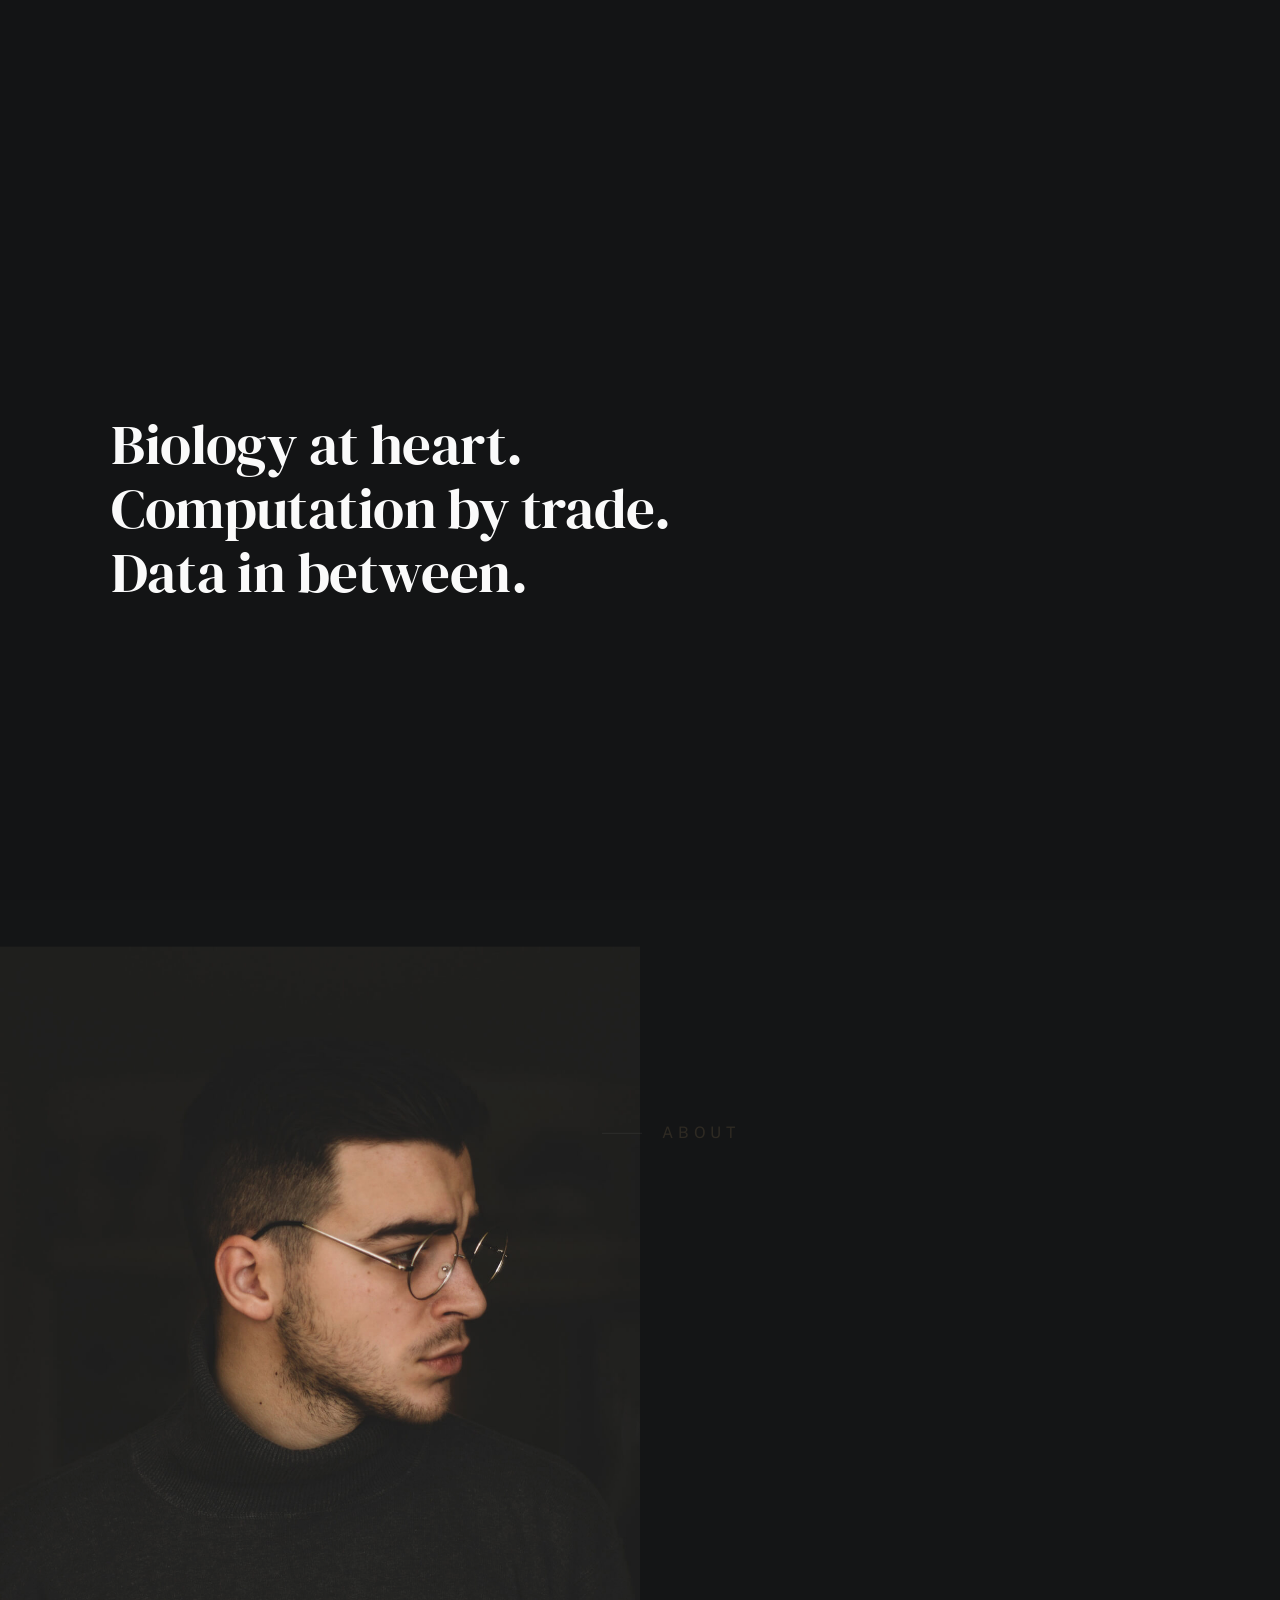
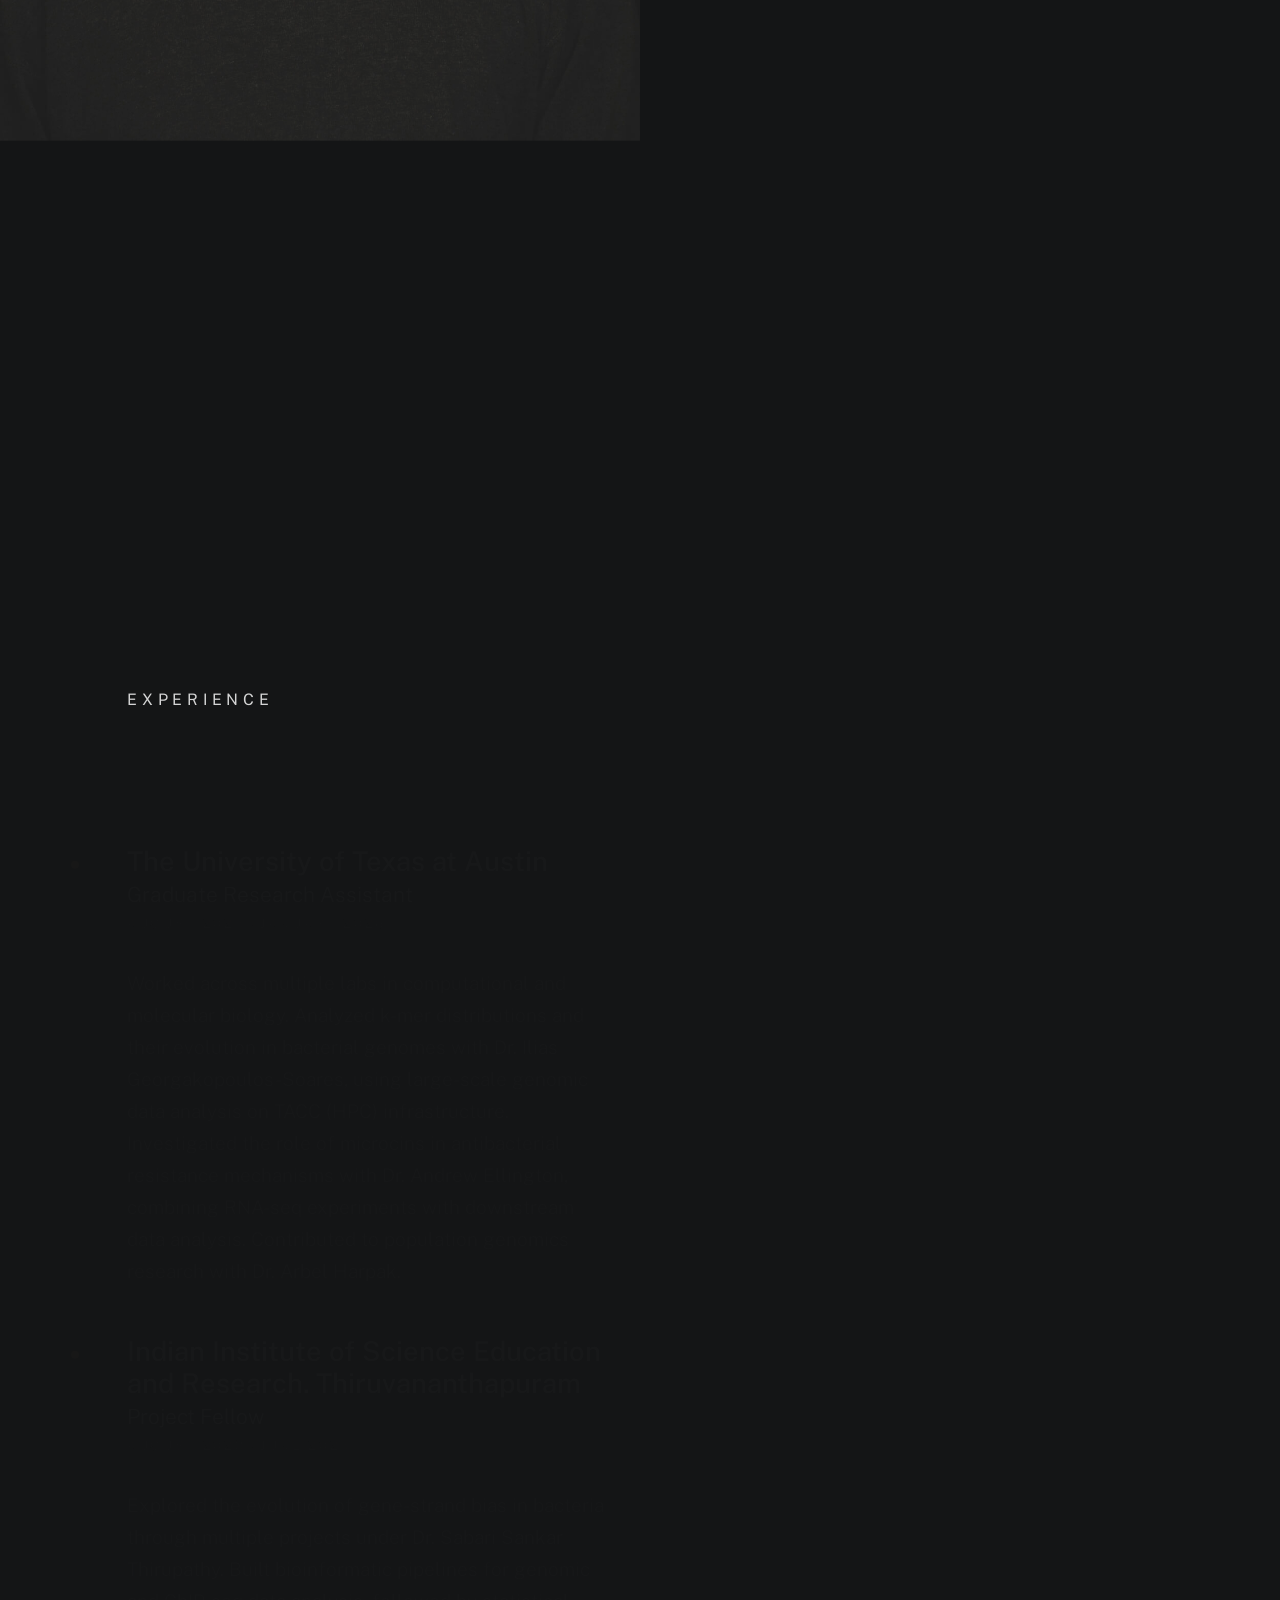
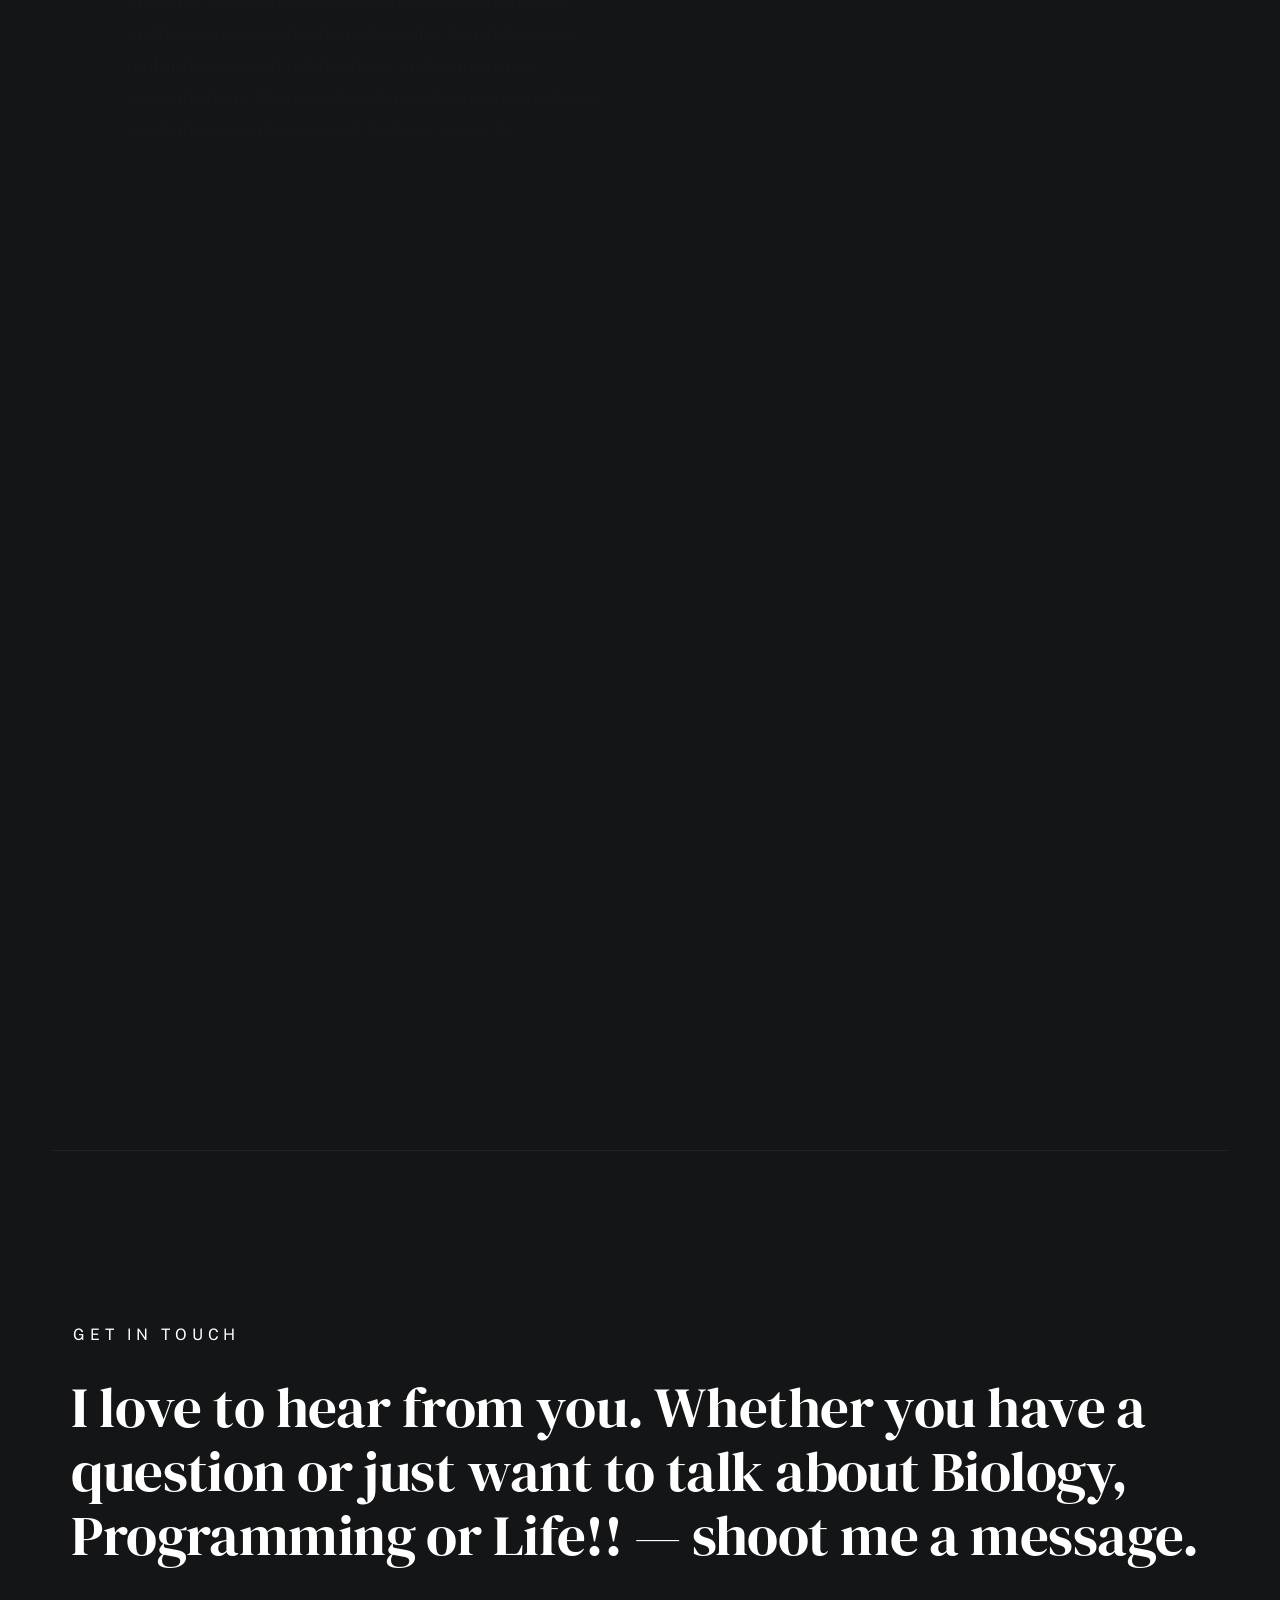
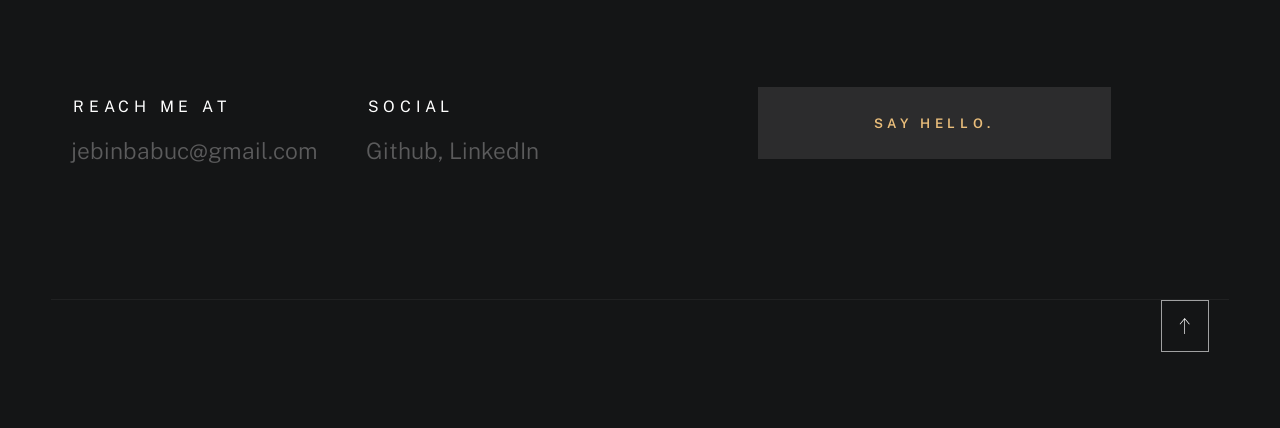
<file: index.html>
<!DOCTYPE html>
<html class="no-js ss-preload" lang="en">
<head>

    <!--- basic page needs
    ================================================== -->
    <meta charset="utf-8">
    <title>Jebin</title>
    <meta name="description" content="">
    <meta name="author" content="">

    <!-- mobile specific metas
    ================================================== -->
    <meta name="viewport" content="width=device-width, initial-scale=1">

    <!-- CSS
    ================================================== -->
    <link rel="stylesheet" href="css/vendor.css">
    <link rel="stylesheet" href="css/styles.css">

    <!-- favicons
    ================================================== -->
    <link rel="apple-touch-icon" sizes="180x180" href="apple-touch-icon.png">
    <link rel="icon" type="image/png" sizes="32x32" href="favicon-32x32.png">
    <link rel="icon" type="image/png" sizes="16x16" href="favicon-16x16.png">
    <link rel="manifest" href="site.webmanifest">

</head>

<body id="top">


    <!-- # preloader
    ================================================== -->
    <div id="preloader">
        <div id="loader">
        </div>
    </div>


    <!-- # page wrap
    ================================================== -->
    <div class="s-pagewrap">

        <div class="circles">
            <span></span>
            <span></span>
            <span></span>
            <span></span>
            <span></span>
        </div>


        <!-- ## site header 
        ================================================== -->
        <header class="s-header">

            <div class="header-mobile">
                <span class="mobile-home-link"><a href="index.html">Jebin Babu.</a></span>
                <a class="mobile-menu-toggle" href="#0"><span>Menu</span></a>
            </div>

            <div class="row wide main-nav-wrap">
                <nav class="column lg-12 main-nav">
                    <ul>
                        <li><a href="blog/index.html" class="home-link">Blog</a></li>
                        <li class="current"><a href="#intro" class="smoothscroll">Intro</a></li>
                        <li><a href="#about" class="smoothscroll">About</a></li>
                        <li><a href="#works" class="smoothscroll">Works</a></li>
                        <li><a href="#contact" class="smoothscroll">Say Hello</a></li>
                    </ul>
                </nav>
            </div>

        </header> <!-- end s-header -->


        <!-- ## main content
        ==================================================- -->
        <main class="s-content">


            <!-- ### intro
            ================================================== -->
            <section id="intro" class="s-intro target-section">

                <div class="row intro-content wide">

                    <div class="column">
                        <div class="text-pretitle with-line">
                            Hello World
                        </div>

                        <h1 class="text-medium-title">
                            Biology at heart.<br> Computation by trade.<br> Data in between.
                        </h1>
                    </div>

                    <ul class="intro-social">
                        <li><a href="https://orcid.org/0000-0003-1866-7041">ORCID</a></li>
                        <li><a href="https://www.linkedin.com/in/jebin-babu-668257217/">LinkedIn</a></li>
                        <li><a href="https://github.com/JebinBabu">Github</a></li>
                    </ul>

                </div> <!-- end intro content -->

                <a href="#about" class="intro-scrolldown smoothscroll">
                    <svg width="24" height="24" viewBox="0 0 24 24" xmlns="http://www.w3.org/2000/svg" fill-rule="evenodd" clip-rule="evenodd"><path d="M11 21.883l-6.235-7.527-.765.644 7.521 9 7.479-9-.764-.645-6.236 7.529v-21.884h-1v21.883z"/></svg>
                </a>

            </section> <!-- end s-intro -->


            <!-- ### about
            ================================================== -->
            <section id="about" class="s-about target-section">


                <div class="row about-info wide" data-animate-block>

                    <div class="column lg-6 md-12 about-info__pic-block">
                        <img src="images/about-photo.jpg" 
                             srcset="images/about-photo.jpg 1x, images/about-photo@2x.jpg 2x" alt="" class="about-info__pic" data-animate-el>
                    </div>

                    <div class="column lg-6 md-12">
                        <div class="about-info__text" >

                            <h2 class="text-pretitle with-line" data-animate-el>
                                About
                            </h2>
                            <p class="attention-getter" data-animate-el>
                                I'm Jebin, an aspiring Computational Biologist and Bioinformatician.
I sit at the intersection of biology, computation, and data — asking questions that neither field could answer alone. My work spans genomic data analysis, and bioinformatics pipeline development, with a focus on turning raw biological data into reproducible, scalable insight.
Fluent in Python and R for data analysis and computational research, I also bring that same precision to web development — building interfaces as thoughtfully as I build pipelines.
Biology drives the questions. Computation builds the answers.
                            </p>
                            <a href="#0" class="btn btn--medium u-fullwidth" data-animate-el>Download CV</a>

                        </div>
                    </div>
                </div> <!-- about-info -->


                <div class="row about-expertise" data-animate-block>
                    <div class="column lg-12">

                        <h2 class="text-pretitle" data-animate-el>Expertise</h2>

                        <ul class="skills-list h1" data-animate-el>
                            <li>Evolution</li>
                            <li>Computational Biology</li>
                            <li>Bioinformatics</li>
                            <li>Big data</li>
                            <li>Web Technologies</li>
                        </ul>

                    </div>
                </div> <!-- end about-expertise -->


                <div class="row about-timelines" data-animate-block>

                    <div class="column lg-6 tab-12">

                        <h2 class="text-pretitle" data-animate-el>
                            Experience
                        </h2>

                        <div class="timeline" data-animate-el>

                            <div class="timeline__block">
                                <div class="timeline__bullet"></div>
                                <div class="timeline__header">
                                    <h4 class="timeline__title">The University of Texas at Austin</h3>
                                    <h5 class="timeline__meta">Graduate Research Assistant</h5>
                                    <p class="timeline__timeframe">August 2025 - January 2026</p>
                                </div>
                                <div class="timeline__desc">
                                    <p>
                                        Worked across multiple labs in computational and molecular biology. Analyzed k-mer distributions and their evolution in bacterial genomes with Dr. Ilias Georgakopoulos-Soares, using large-scale genomic data analysis on TACC (HPC) infrastructure. Investigated the role of microcins in antibacterial resistance mechanisms with Dr. Andrew Ellington, combining RNA-seq experiments with downstream data analysis. Contributed to population genomics research with Dr. Arbel Harpak.
                                    </p>
                                </div>
                            </div>
    
                            <div class="timeline__block">
                                <div class="timeline__bullet"></div>
                                <div class="timeline__header">
                                    <h4 class="timeline__title">Indian Institute of Science Education and Research. Thiruvananthapuram</h4>
                                    <h5 class="timeline__meta">Project Fellow</h5>
                                    <p class="timeline__timeframe">August 2023 - June 2025</p>
                                </div>
                                <div class="timeline__desc">
                                    <p>
                                        Explored the evolution of gene-strand bias in bacteria through multiple projects under Dr. Sabari Sankar Thirupathy. Built bioinformatic pipelines for genomic and ChIP-seq data analysis, followed by statistical analysis and visualization of results. Contributed to multiple research publications and conference presentations. Mentored undergraduate and graduate students on computational biology projects
                                    </p>
                                </div>
                            </div>
    
                        </div> <!-- end timeline -->

                    </div> <!-- end column -->

                    <div class="column lg-6 tab-12">

                        <h2 class="text-pretitle" data-animate-el>
                            Education
                        </h2>

                        <div class="timeline" data-animate-el>

                            <div class="timeline__block">
                                <div class="timeline__bullet"></div>
                                <div class="timeline__header">
                                    <h4 class="timeline__title">Indian Institute of Science Education and Research. Thiruvananthapuram</h3>
                                    <h5 class="timeline__meta">Integrated BS-MS (Biology)</h5>
                                    <p class="timeline__timeframe">August 2023</p>
                                </div>
                                <div class="timeline__desc">
                                    <p>
                                        The program integrates two years of rigorous foundational training in theory and experiemental basic sciences. 
                                        I chose biology for my masters along chemistry as minor. I did my minor thesis under Dr. R. S Swathi, in computational
                                        and theoretical chemistry. I did my Master's thesis in Biology/Computational biology under Dr. Sabari Sankar Thirupathy, studying bacterial genome evolution through computational approaches.
                                    </p>
                                </div>
                            </div>
    
                            <div class="timeline__block">
                                <div class="timeline__bullet"></div>
                                <div class="timeline__header">
                                    <h4 class="timeline__title">EdX-MITx</h4>
                                    <h5 class="timeline__meta">Certification - Machine Learning with Python-From Linear Models to Deep Learning</h5>
                                    <p class="timeline__timeframe">December 2023</p>
                                </div>
                                <div class="timeline__desc">
                                    <p></p>
                                </div>
                            </div>
    
                        </div> <!-- end timeline -->
                        
                    </div> <!-- end column -->


                </div> <!-- end about-timelines -->
                

            </section> <!-- end s-about -->


            <!-- ### works
            ================================================== -->
            <section id="works" class="s-works target-section">


                <div class="row works-portfolio">

                    <div class="column lg-12" data-animate-block>

                        <h2 class="text-pretitle" data-animate-el>
                            Recent Works
                        </h2>
                        <p class="h1" data-animate-el>
                            Here are some of my projects. Feel free to check them out.
                        </p>
    
                        <ul class="folio-list row block-lg-one-half block-stack-on-1000">

                            <li class="folio-list__item column" data-animate-el>
                                <a class="folio-list__item-link" href="https://doi.org/10.1093/nar/gkae155">
                                    <div class="folio-list__item-pic">
                                        <img src="images/gsb.jpeg"
                                             srcset="images/gsb.jpeg 1x, images/gsb.jpeg 2x"  alt="">
                                    </div>
                                    
                                    <div class="folio-list__item-text">
                                        <div class="folio-list__item-cat">
                                            Research Article
                                        </div>
                                        <div class="folio-list__item-title">
                                            Origin, evolution, and maintenance of gene-strand bias in bacteria.
                                        </div>
                                    </div>
                                </a>
                                <a class="folio-list__proj-link" href="#" title="project link">
                                    <svg width="15" height="15" viewBox="0 0 15 15" fill="none" xmlns="http://www.w3.org/2000/svg"><path d="M8.14645 3.14645C8.34171 2.95118 8.65829 2.95118 8.85355 3.14645L12.8536 7.14645C13.0488 7.34171 13.0488 7.65829 12.8536 7.85355L8.85355 11.8536C8.65829 12.0488 8.34171 12.0488 8.14645 11.8536C7.95118 11.6583 7.95118 11.3417 8.14645 11.1464L11.2929 8H2.5C2.22386 8 2 7.77614 2 7.5C2 7.22386 2.22386 7 2.5 7H11.2929L8.14645 3.85355C7.95118 3.65829 7.95118 3.34171 8.14645 3.14645Z" fill="currentColor" fill-rule="evenodd" clip-rule="evenodd"></path></svg>
                                </a>
                            </li> <!--end folio-list__item -->

                            <li class="folio-list__item column" data-animate-el>
                                <a class="folio-list__item-link" href="https://doi.org/10.1371/journal.pgen.1012282">
                                    <div class="folio-list__item-pic">
                                        <img src="images/gene_len.png" 
                                             srcset="images/gene_len.png 1x, images/gene_len.png 2x" alt="">
                                    </div>
                                    
                                    <div class="folio-list__item-text">
                                        <div class="folio-list__item-cat">
                                            Research Article
                                        </div>
                                        <div class="folio-list__item-title">
                                            RTC impose DNA strand-specific constraints on gene length in bacteria
                                        </div>
                                    </div>
                                </a>
                                <a class="folio-list__proj-link" href="#" title="project link">
                                    <svg width="15" height="15" viewBox="0 0 15 15" fill="none" xmlns="http://www.w3.org/2000/svg"><path d="M8.14645 3.14645C8.34171 2.95118 8.65829 2.95118 8.85355 3.14645L12.8536 7.14645C13.0488 7.34171 13.0488 7.65829 12.8536 7.85355L8.85355 11.8536C8.65829 12.0488 8.34171 12.0488 8.14645 11.8536C7.95118 11.6583 7.95118 11.3417 8.14645 11.1464L11.2929 8H2.5C2.22386 8 2 7.77614 2 7.5C2 7.22386 2.22386 7 2.5 7H11.2929L8.14645 3.85355C7.95118 3.65829 7.95118 3.34171 8.14645 3.14645Z" fill="currentColor" fill-rule="evenodd" clip-rule="evenodd"></path></svg>
                                </a>
                            </li> <!--end folio-list__item -->

                            <li class="folio-list__item column" data-animate-el>
                                <a class="folio-list__item-link" href="https://github.com/JebinBabu/pango">
                                    <div class="folio-list__item-pic">
                                        <img src="images/venn.png" 
                                             srcset="images/venn.png 1x, images/venn.png 2x" alt="">
                                    </div>
                                    
                                    <div class="folio-list__item-text">
                                        <div class="folio-list__item-cat">
                                            Software
                                        </div>
                                        <div class="folio-list__item-title">
                                            Pango - a pipeline for constructing pan/core genome
                                        </div>
                                    </div>
                                </a>
                                <a class="folio-list__proj-link" href="#" title="project link">
                                    <svg width="15" height="15" viewBox="0 0 15 15" fill="none" xmlns="http://www.w3.org/2000/svg"><path d="M8.14645 3.14645C8.34171 2.95118 8.65829 2.95118 8.85355 3.14645L12.8536 7.14645C13.0488 7.34171 13.0488 7.65829 12.8536 7.85355L8.85355 11.8536C8.65829 12.0488 8.34171 12.0488 8.14645 11.8536C7.95118 11.6583 7.95118 11.3417 8.14645 11.1464L11.2929 8H2.5C2.22386 8 2 7.77614 2 7.5C2 7.22386 2.22386 7 2.5 7H11.2929L8.14645 3.85355C7.95118 3.65829 7.95118 3.34171 8.14645 3.14645Z" fill="currentColor" fill-rule="evenodd" clip-rule="evenodd"></path></svg>
                                </a>
                            </li> <!--end folio-list__item -->


                        </ul> <!-- end folio-list -->

                    </div> <!-- end column -->


                    <!-- Modal Templates Popup
                    -------------------------------------------- 
                    <div id="modal-01" hidden>
                        <div class="modal-popup">
                            <img src="images/portfolio/gallery/g-fuji.jpg" alt="">
                
                            <div class="modal-popup__desc">
                                <h5>Retro Camera</h5>
                                <p>Lorem ipsum Occaecat do esse ex et dolor culpa nisi ex in magna consectetur nisi cupidatat laboris esse eiusmod deserunt aute do quis velit esse sed Ut proident cupidatat nulla esse cillum laborum occaecat nostrud sit dolor incididunt amet est occaecat nisi.
                                    Lorem ipsum Occaecat do esse ex et dolor culpa nisi ex in magna consectetur nisi cupidatat laboris esse eiusmod deserunt aute do quis velit esse sed Ut proident cupidatat nulla esse cillum laborum occaecat nostrud sit dolor incididunt amet est occaecat nisi.</p>
Lorem ipsum Occaecat do esse ex et dolor culpa nisi ex in magna consectetur nisi cupidatat laboris esse eiusmod deserunt aute do quis velit esse sed Ut proident cupidatat nulla esse cillum laborum occaecat nostrud sit dolor incididunt amet est occaecat nisi.</p>                                
                                <ul class="modal-popup__cat">
                                    <li>Branding</li>
                                    <li>Product Design</li>
                                </ul>
                            </div>
                
                            <a href="https://www.behance.net/" class="modal-popup__details">Project link</a>
                        </div>
                    </div> end modal

                    <div id="modal-02" hidden>
                        <div class="modal-popup">
                            <img src="images/portfolio/gallery/g-lamp.jpg" alt="">
                
                            <div class="modal-popup__desc">
                                <h5>The White Lamp</h5>
                                <p>Proin gravida nibh vel velit auctor aliquet. Aenean sollicitudin, lorem quis bibendum auctor, nisi elit consequat ipsum, nec sagittis sem nibh id elit.</p>
                                <ul class="modal-popup__cat">
                                    <li>Branding</li>
                                </ul>
                            </div>
                
                            <a href="https://www.behance.net/" class="modal-popup__details">Project link</a>
                        </div>
                    </div> 

                    <div id="modal-03" hidden>
                        <div class="modal-popup">
                            <img src="images/portfolio/gallery/g-rucksack.jpg" alt="">
                
                            <div class="modal-popup__desc">
                                <h5>Rucksuck</h5>
                                <p>Exercitationem reprehenderit quod explicabo consequatur aliquid ut magni ut. Deleniti quo corrupti illum velit eveniet ratione necessitatibus ipsam mollitia.</p>
                                <ul class="modal-popup__cat">
                                    <li>Product Design</li>
                                </ul>
                            </div>
                
                            <a href="https://www.behance.net/" class="modal-popup__details">Project link</a>
                        </div>
                    </div>

                    <div id="modal-04" hidden>
                        <div class="modal-popup">
                            <img src="images/portfolio/gallery/g-skaterboy.jpg" alt="">
                
                            <div class="modal-popup__desc">
                                <h5>Since Day One</h5>
                                <p>Dolores velit qui quos nobis. Aliquam delectus voluptas quos possimus non voluptatem voluptas voluptas. Est doloribus eligendi porro doloribus voluptatum.</p>
                                <ul class="modal-popup__cat">
                                    <li>Website</li>
                                </ul>
                            </div>
                
                            <a href="https://www.behance.net/" class="modal-popup__details">Project link</a>
                        </div>
                    </div> 

                    <div id="modal-05" hidden>
                        <div class="modal-popup">

                            <img src="images/portfolio/gallery/g-sanddunes.jpg" alt="">
                
                            <div class="modal-popup__desc">
                                <h5>Sand Dunes</h5>
                                <p>Proin gravida nibh vel velit auctor aliquet. Aenean sollicitudin, lorem quis bibendum auctor, nisi elit consequat ipsum, nec sagittis sem nibh id elit.</p>
                                <ul class="modal-popup__cat">
                                    <li>Illustration</li>
                                </ul>
                            </div>
                
                            <a href="https://www.behance.net/" class="modal-popup__details">Project link</a>
                        </div>
                    </div> 

                    <div id="modal-06" hidden>
                        <div class="modal-popup">
                            <img src="images/portfolio/gallery/g-minimalismo.jpg" alt="">
                
                            <div class="modal-popup__desc">
                                <h5>Minimalismo</h5>
                                <p>Quisquam vel libero consequuntur autem voluptas. Qui aut vero. Omnis fugit mollitia cupiditate voluptas. Aenean sollicitudin, lorem quis bibendum auctor.</p>
                                <ul class="modal-popup__cat">
                                    <li>Branding</li>
                                    <li>Product Design</li>
                                </ul>
                            </div>
                
                            <a href="https://www.behance.net/" class="modal-popup__details">Project link</a>
                        </div>
                    </div> 

                </div>-->


                <!-- <div class="row testimonials">
                    <div class="column lg-12" data-animate-block>
        
                        <div class="swiper-container testimonial-slider" data-animate-el>
        
                            <div class="swiper-wrapper">

                                <div class="testimonial-slider__slide swiper-slide">
                                    <div class="testimonial-slider__author">
                                        <img src="images/avatars/user-02.jpg" alt="Author image" class="testimonial-slider__avatar">
                                        <cite class="testimonial-slider__cite">
                                            <strong>Tim Cook</strong>
                                            <span>CEO, Apple</span>
                                        </cite>
                                    </div>
                                    <p>
                                    Molestiae incidunt consequatur quis ipsa autem nam sit enim magni. Voluptas tempore rem. 
                                    Explicabo a quaerat sint autem dolore ducimus ut consequatur neque.  Nisi dolores quaerat fuga rem nihil nostrum.
                                    Laudantium quia consequatur molestias delectus culpa.
                                    </p>
                                </div> 
                
                                <div class="testimonial-slider__slide swiper-slide">
                                    <div class="testimonial-slider__author">
                                        <img src="images/avatars/user-03.jpg" alt="Author image" class="testimonial-slider__avatar">
                                        <cite class="testimonial-slider__cite">
                                            <strong>Sundar Pichai</strong>
                                            <span>CEO, Google</span>
                                        </cite>
                                    </div>
                                    <p>
                                    Excepturi nam cupiditate culpa doloremque deleniti repellat. Veniam quos repellat voluptas animi adipisci.
                                    Nisi eaque consequatur. Voluptatem dignissimos ut ducimus accusantium perspiciatis.
                                    Quasi voluptas eius distinctio. Atque eos maxime.
                                    </p>
                                </div> 
                
                                <div class="testimonial-slider__slide swiper-slide">
                                    <div class="testimonial-slider__author">
                                        <img src="images/avatars/user-01.jpg" alt="Author image" class="testimonial-slider__avatar">
                                        <cite class="testimonial-slider__cite">
                                            <strong>Satya Nadella</strong>
                                            <span>CEO, Microsoft</span>
                                        </cite>
                                    </div>
                                    <p>
                                    Repellat dignissimos libero. Qui sed at corrupti expedita voluptas odit. Nihil ea quia nesciunt. Ducimus aut sed ipsam.  
                                    Autem eaque officia cum exercitationem sunt voluptatum accusamus. Quasi voluptas eius distinctio.
                                    Voluptatem dignissimos ut.
                                    </p>
                                </div> 
        
                                <div class="testimonial-slider__slide swiper-slide">
                                    <div class="testimonial-slider__author">
                                        <img src="images/avatars/user-06.jpg" alt="Author image" class="testimonial-slider__avatar">
                                        <cite class="testimonial-slider__cite">
                                            <strong>Jeff Bezos</strong>
                                            <span>CEO, Amazon</span>
                                        </cite>
                                    </div>
                                    <p>
                                    Nunc interdum lacus sit amet orci. Vestibulum dapibus nunc ac augue. Fusce vel dui. In ac felis 
                                    quis tortor malesuada pretium. Curabitur vestibulum aliquam leo. Qui sed at corrupti expedita voluptas odit. 
                                    Nihil ea quia nesciunt. Ducimus aut sed ipsam.
                                    </p>
                                </div> 
            
                            </div> 
        
                            <div class="swiper-pagination"></div>
        
                        </div> 
        
                    </div> 
                </div>  -->

            </section> 


            <!-- ### contact
            ================================================== -->
            <section id="contact" class="s-contact target-section">

                <div class="row contact-top">
                    <div class="column lg-12">
                        <h2 class="text-pretitle">
                            Get In Touch
                        </h2>

                        <p class="h1">
                            I love to hear from you.
                            Whether you have a question or just 
                            want to talk about Biology, Programming or Life!! — shoot me a message.
                        </p>
                    </div>
                </div> <!-- end contact-top -->

                <div class="row contact-bottom">
                    <div class="column lg-3 md-5 tab-6 stack-on-550 contact-block">
                        <h3 class="text-pretitle">Reach me at</h3>
                        <p class="contact-links">
                            <a href="mailto:jebinbabuc@gmail.com" class="mailtoui">jebinbabuc@gmail.com</a> <br>
                            <!-- <a href="tel:+1975432345">+197 543 2345</a> -->
                        </p>
                    </div>
                    <div class="column lg-4 md-5 tab-6 stack-on-550 contact-block">
                        <h3 class="text-pretitle">Social</h3>
                        <ul class="contact-social">
                            <li><a href="https://github.com/JebinBabu">Github</a></li>
                            <li><a href="https://www.linkedin.com/in/jebin-babu-668257217/">LinkedIn</a></li>
                        </ul>
                    </div>
                    <div class="column lg-4 md-12 contact-block">
                        <a href="mailto:jebinbabuc@gmail.com" class="mailtoui btn btn--medium u-fullwidth contact-btn">Say Hello.</a>
                    </div>
                </div> <!-- end contact-bottom -->

            </section> <!-- end contact -->

        </main> <!-- end s-content -->


        <!-- ## footer
        ================================================== -->
        <footer class="s-footer">

            <div class="row">
                <!-- <div class="column ss-copyright">
                    <span>© Copyright Jebin 2026</span> 
                    <span>Design by <a href="https://www.styleshout.com/">StyleShout</a> Distribution By <a href="https://themewagon.com">Themewagon</a></span>
                </div> -->

                <div class="ss-go-top">
                    <a class="smoothscroll" title="Back to Top" href="#top">
                        <svg xmlns="http://www.w3.org/2000/svg" viewBox="0 0 24 24" fill-rule="evenodd" clip-rule="evenodd"><path d="M11 2.206l-6.235 7.528-.765-.645 7.521-9 7.479 9-.764.646-6.236-7.53v21.884h-1v-21.883z"/></svg>
                    </a>
                </div>
            </div>

        </footer> <!-- end s-footer -->

    </div> <!-- end -s-pagewrap -->


    <!-- Java Script
    ================================================== -->
    <script src="js/plugins.js"></script>
    <script src="js/main.js"></script>

</body>
</html>
</file>
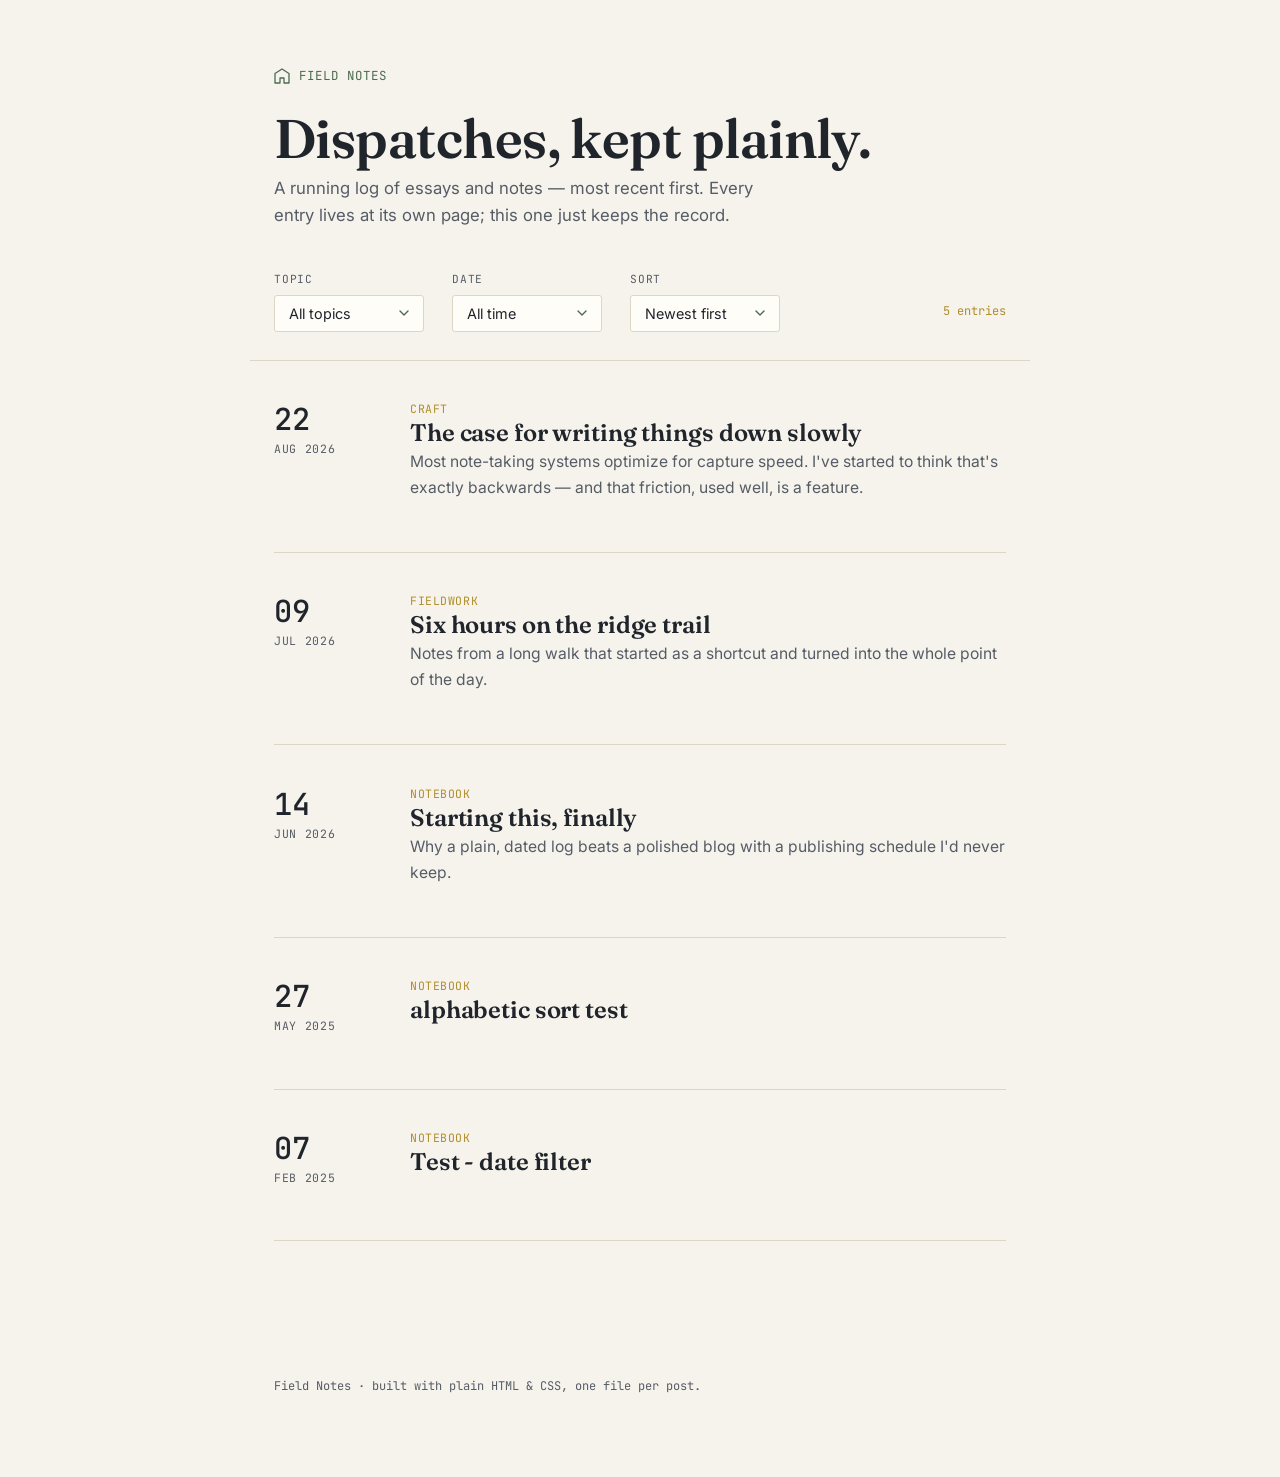
<file: blog/index.html>
<!DOCTYPE html>
<html lang="en">
<head>
<meta charset="UTF-8">
<meta name="viewport" content="width=device-width, initial-scale=1.0">
<title>Field Notes — a blog</title>
<meta name="description" content="Field Notes: short dispatches on things worth paying attention to.">
<link rel="stylesheet" href="styles.css">
</head>
<body>

<header class="site-header">
  <a class="mark" href="index.html">
    <svg width="16" height="16" viewBox="0 0 16 16" fill="none" xmlns="http://www.w3.org/2000/svg">
      <path d="M8 1L1 5.5V15H6V10H10V15H15V5.5L8 1Z" stroke="currentColor" stroke-width="1.3" stroke-linejoin="round"/>
    </svg>
    Field Notes
  </a>
  <h1 class="site-title">Dispatches, kept plainly.</h1>
  <p class="site-tagline">A running log of essays and notes — most recent first. Every entry lives at its own page; this one just keeps the record.</p>
</header>

<div class="controls">
  <div class="control-group">
    <label for="topic-filter">Topic</label>
    <select id="topic-filter">
      <option value="all">All topics</option>
    </select>
  </div>

  <div class="control-group">
    <label for="year-filter">Date</label>
    <select id="year-filter">
      <option value="all">All time</option>
    </select>
  </div>

  <div class="control-group">
    <label for="sort-order">Sort</label>
    <select id="sort-order">
      <option value="newest">Newest first</option>
      <option value="oldest">Oldest first</option>
      <option value="title-az">Title, A&ndash;Z</option>
    </select>
  </div>

  <p class="result-count" id="result-count" aria-live="polite"></p>
</div>

<main class="timeline" id="timeline">

  <a class="entry" href="posts/post-3.html" data-topic="Craft" data-date="2026-08-22">
    <div class="entry-date">
      <span class="day">22</span>
      <span class="month-year">Aug 2026</span>
    </div>
    <div>
      <div class="entry-meta">Craft</div>
      <h2 class="entry-title">The case for writing things down slowly</h2>
      <p class="entry-excerpt">Most note-taking systems optimize for capture speed. I've started to think that's exactly backwards — and that friction, used well, is a feature.</p>
    </div>
  </a>

  <a class="entry" href="posts/post-2.html" data-topic="Fieldwork" data-date="2026-07-09">
    <div class="entry-date">
      <span class="day">09</span>
      <span class="month-year">Jul 2026</span>
    </div>
    <div>
      <div class="entry-meta">Fieldwork</div>
      <h2 class="entry-title">Six hours on the ridge trail</h2>
      <p class="entry-excerpt">Notes from a long walk that started as a shortcut and turned into the whole point of the day.</p>
    </div>
  </a>

  <a class="entry" href="posts/post-1.html" data-topic="Notebook" data-date="2026-06-14">
    <div class="entry-date">
      <span class="day">14</span>
      <span class="month-year">Jun 2026</span>
    </div>
    <div>
      <div class="entry-meta">Notebook</div>
      <h2 class="entry-title">Starting this, finally</h2>
      <p class="entry-excerpt">Why a plain, dated log beats a polished blog with a publishing schedule I'd never keep.</p>
    </div>
  </a>

  <a class="entry" href="posts/post-1.html" data-topic="Notebook" data-date="2025-02-07">
    <div class="entry-date">
      <span class="day">07</span>
      <span class="month-year">Feb 2025</span>
    </div>
    <div>
      <div class="entry-meta">Notebook</div>
      <h2 class="entry-title">Test - date filter</p>
    </div>
  </a>

  <a class="entry" href="posts/post-1.html" data-topic="Notebook" data-date="2025-05-27">
    <div class="entry-date">
      <span class="day">27</span>
      <span class="month-year">May 2025</span>
    </div>
    <div>
      <div class="entry-meta">Notebook</div>
      <h2 class="entry-title">alphabetic sort test</p>
    </div>
  </a>

  <p class="empty-state" id="empty-state" hidden>No entries match those filters. <button type="button" id="clear-filters">Clear filters</button></p>

</main>

<footer class="site-footer">
  Field Notes · built with plain HTML &amp; CSS, one file per post.
</footer>

<script>
(function () {
  var timeline = document.getElementById('timeline');
  var entries = Array.prototype.slice.call(timeline.querySelectorAll('.entry'));
  var topicSelect = document.getElementById('topic-filter');
  var yearSelect = document.getElementById('year-filter');
  var sortSelect = document.getElementById('sort-order');
  var resultCount = document.getElementById('result-count');
  var emptyState = document.getElementById('empty-state');
  var clearBtn = document.getElementById('clear-filters');

  // Build topic + year options from what's actually on the page,
  // so a new post with a new topic or year shows up automatically.
  var topics = [];
  var years = [];
  entries.forEach(function (entry) {
    var topic = entry.getAttribute('data-topic');
    var year = entry.getAttribute('data-date').slice(0, 4);
    if (topics.indexOf(topic) === -1) topics.push(topic);
    if (years.indexOf(year) === -1) years.push(year);
  });
  topics.sort();
  years.sort().reverse();

  topics.forEach(function (topic) {
    var opt = document.createElement('option');
    opt.value = topic;
    opt.textContent = topic;
    topicSelect.appendChild(opt);
  });
  years.forEach(function (year) {
    var opt = document.createElement('option');
    opt.value = year;
    opt.textContent = year;
    yearSelect.appendChild(opt);
  });

  function apply() {
    var topic = topicSelect.value;
    var year = yearSelect.value;
    var sort = sortSelect.value;

    var visible = entries.filter(function (entry) {
      var matchesTopic = topic === 'all' || entry.getAttribute('data-topic') === topic;
      var matchesYear = year === 'all' || entry.getAttribute('data-date').slice(0, 4) === year;
      return matchesTopic && matchesYear;
    });

    visible.sort(function (a, b) {
      if (sort === 'oldest') {
        return a.getAttribute('data-date').localeCompare(b.getAttribute('data-date'));
      }
      if (sort === 'title-az') {
        var titleA = a.querySelector('.entry-title').textContent.trim().toLowerCase();
        var titleB = b.querySelector('.entry-title').textContent.trim().toLowerCase();
        return titleA.localeCompare(titleB);
      }
      // newest first (default)
      return b.getAttribute('data-date').localeCompare(a.getAttribute('data-date'));
    });

    entries.forEach(function (entry) { entry.hidden = true; });
    visible.forEach(function (entry) {
      entry.hidden = false;
      timeline.appendChild(entry);
    });
    timeline.appendChild(emptyState);

    emptyState.hidden = visible.length !== 0;
    resultCount.textContent = visible.length === entries.length
      ? entries.length + ' entries'
      : 'Showing ' + visible.length + ' of ' + entries.length + ' entries';
  }

  topicSelect.addEventListener('change', apply);
  yearSelect.addEventListener('change', apply);
  sortSelect.addEventListener('change', apply);
  clearBtn.addEventListener('click', function () {
    topicSelect.value = 'all';
    yearSelect.value = 'all';
    sortSelect.value = 'newest';
    apply();
  });

  apply();
})();
</script>

</body>
</html>
</file>
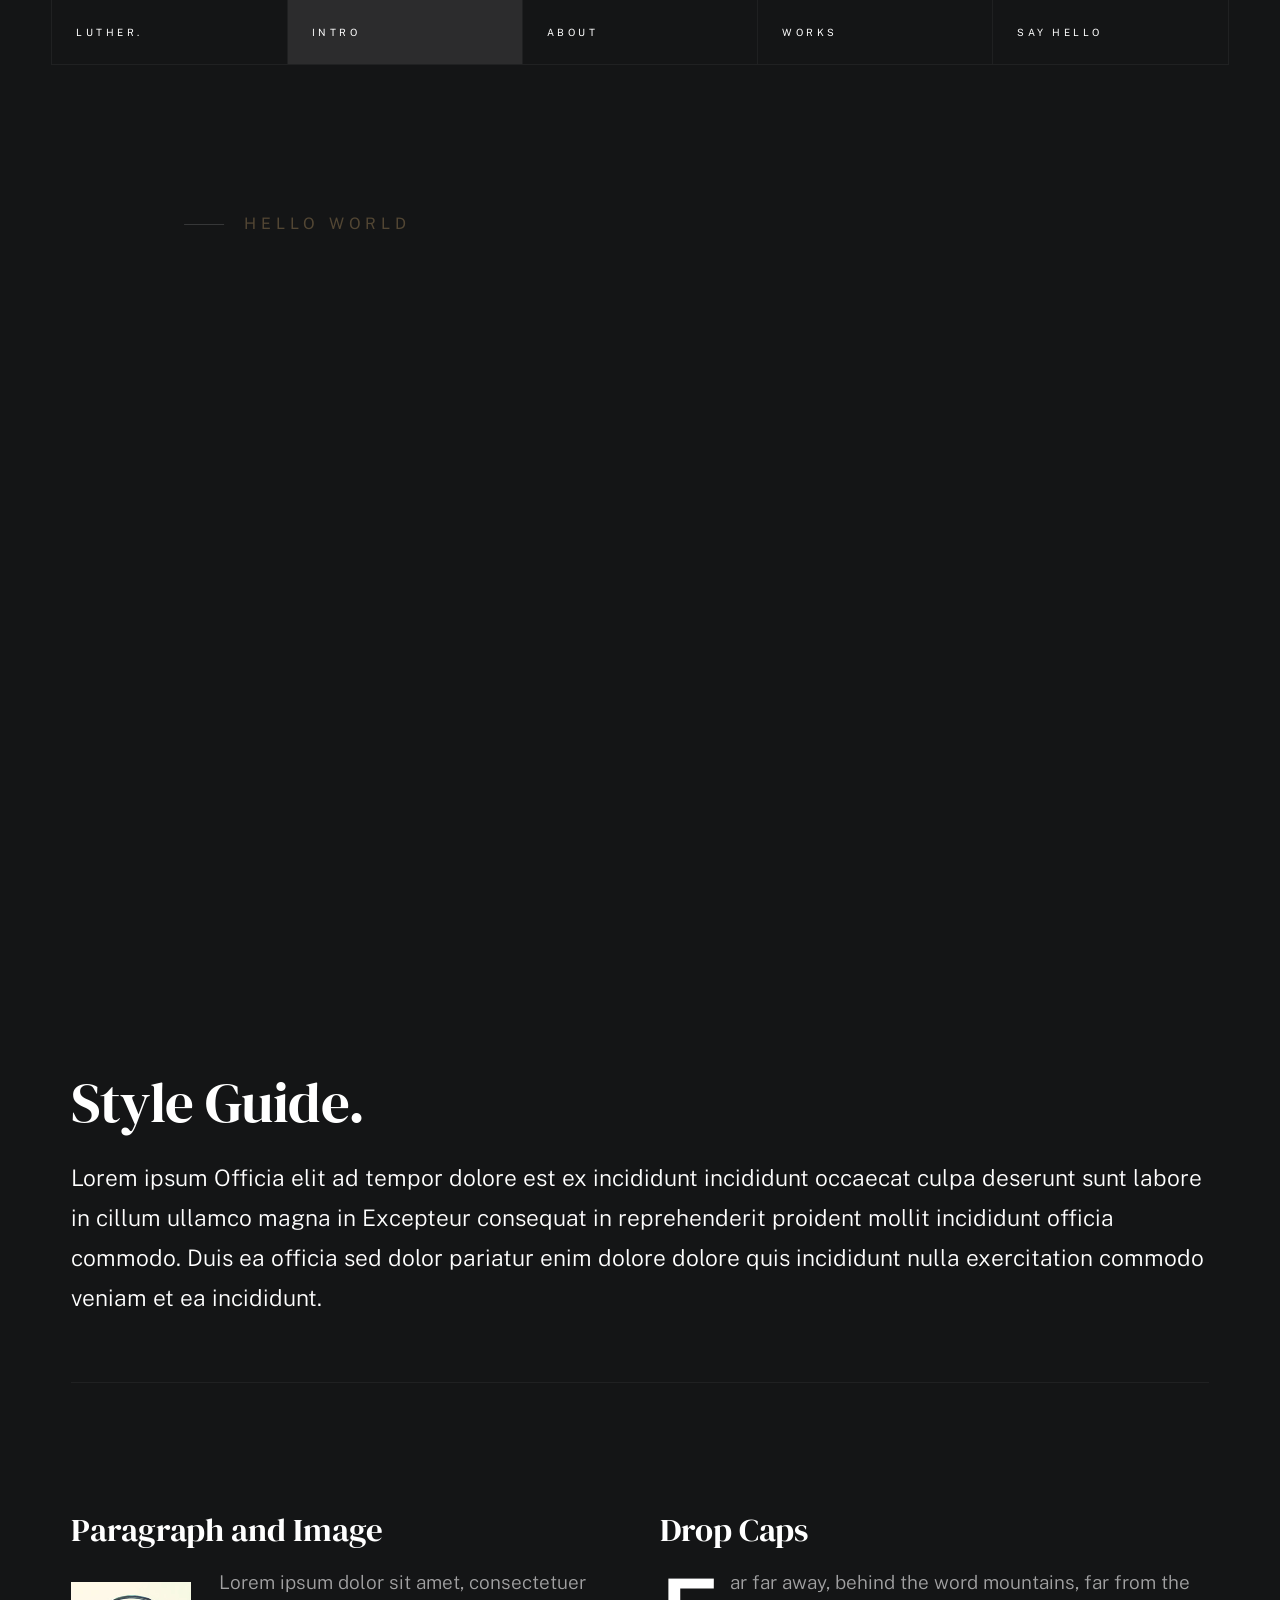
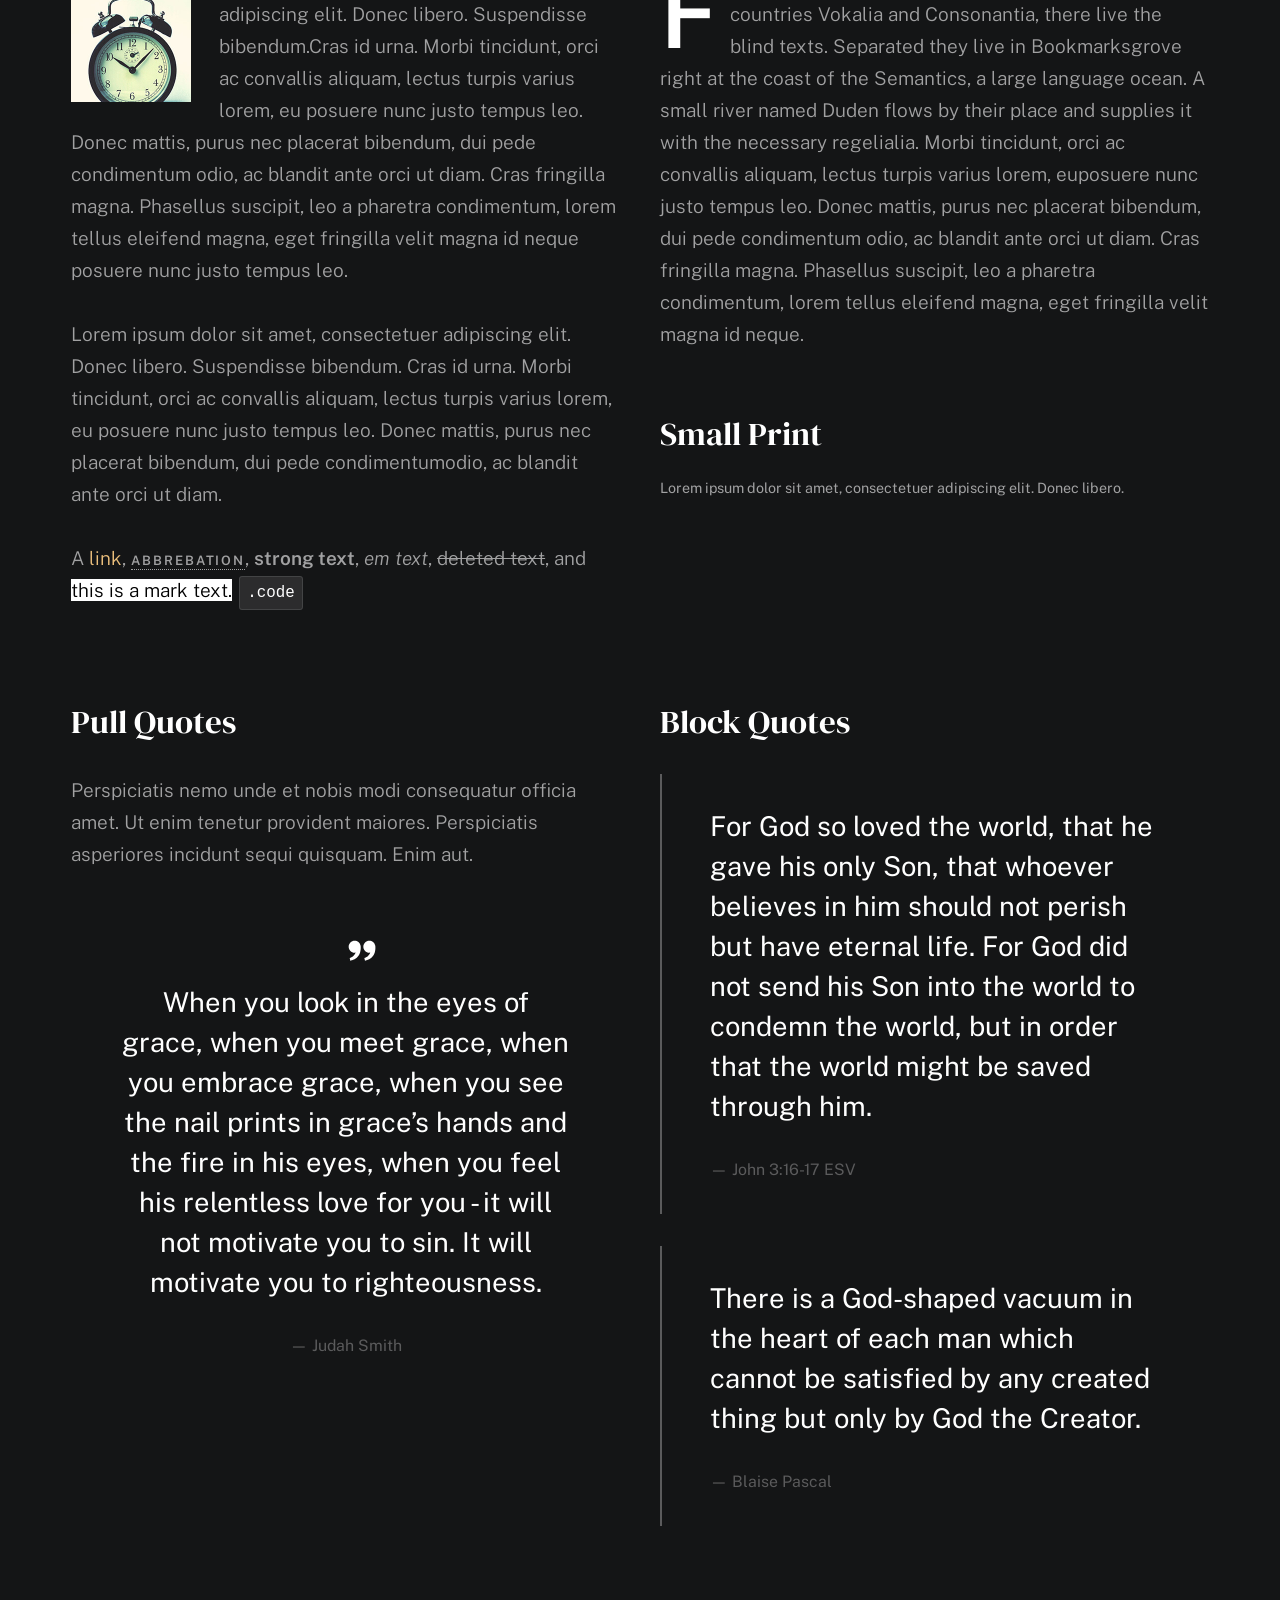
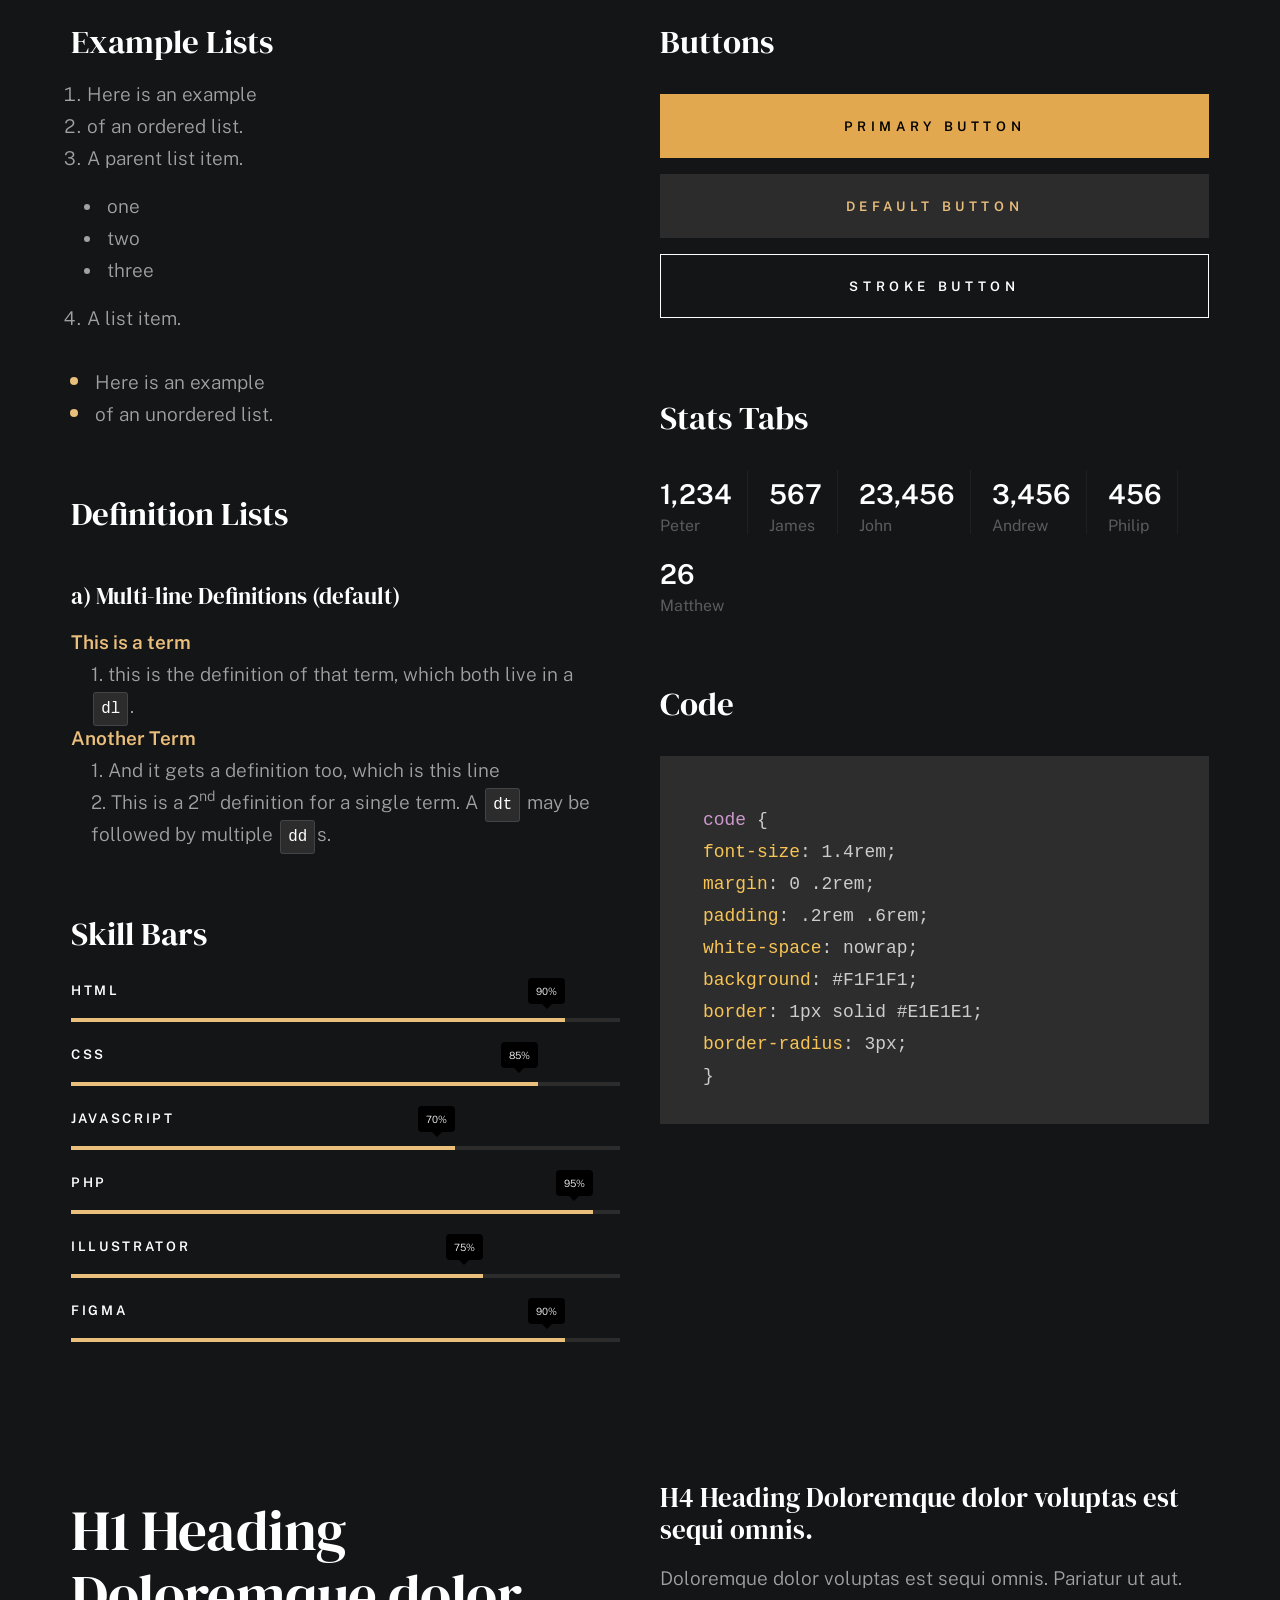
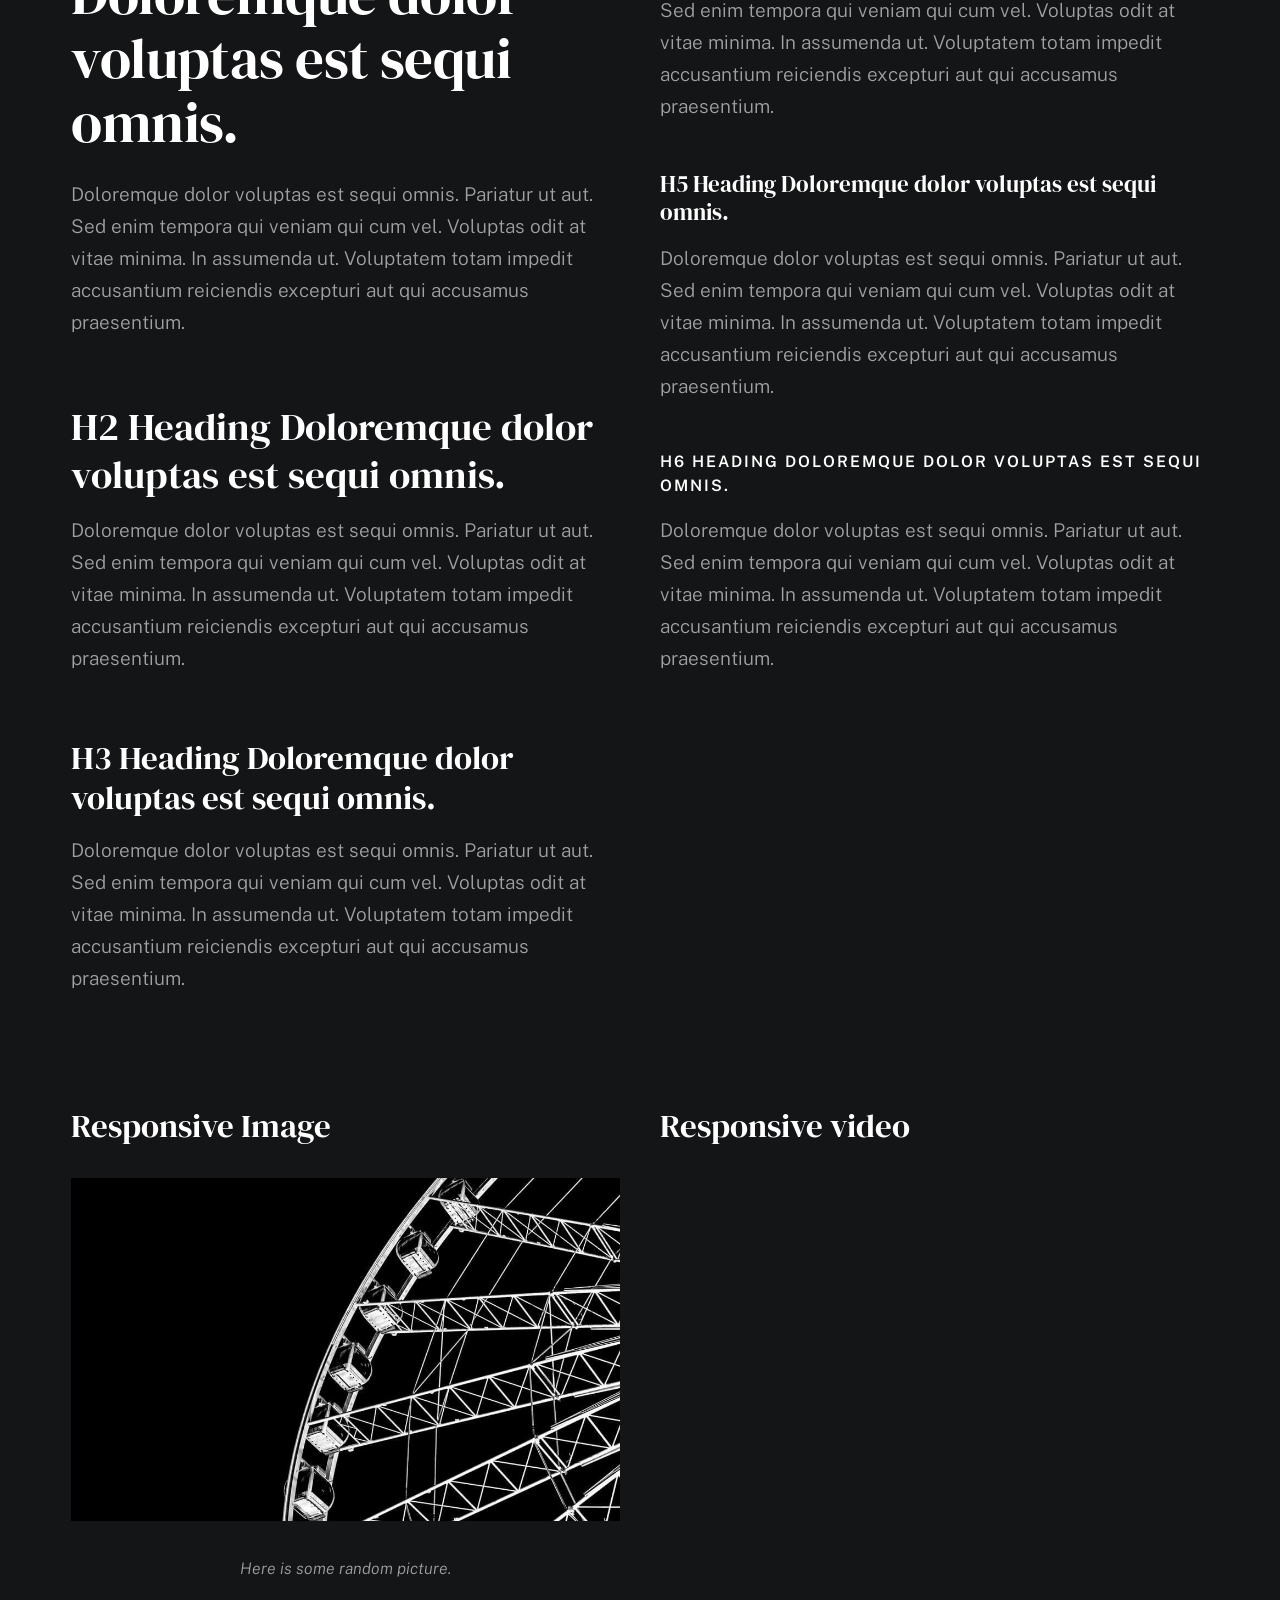
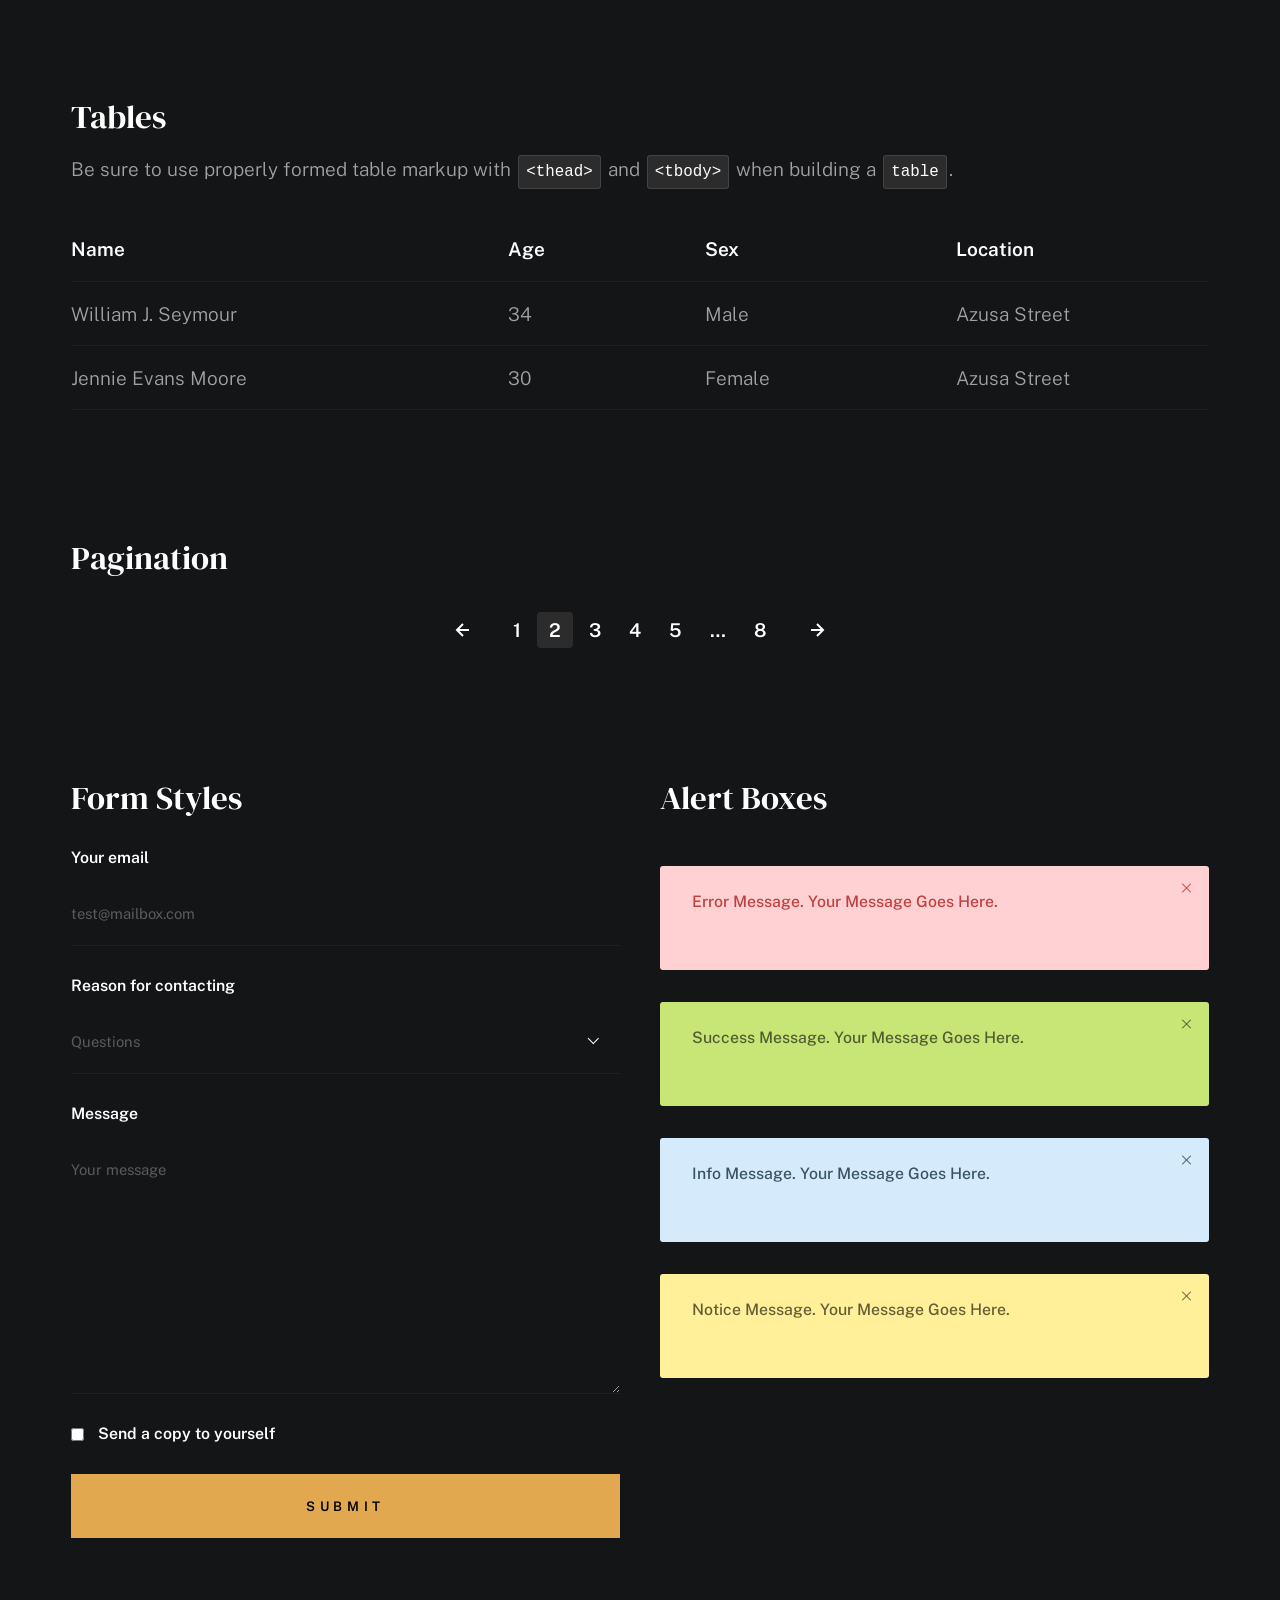
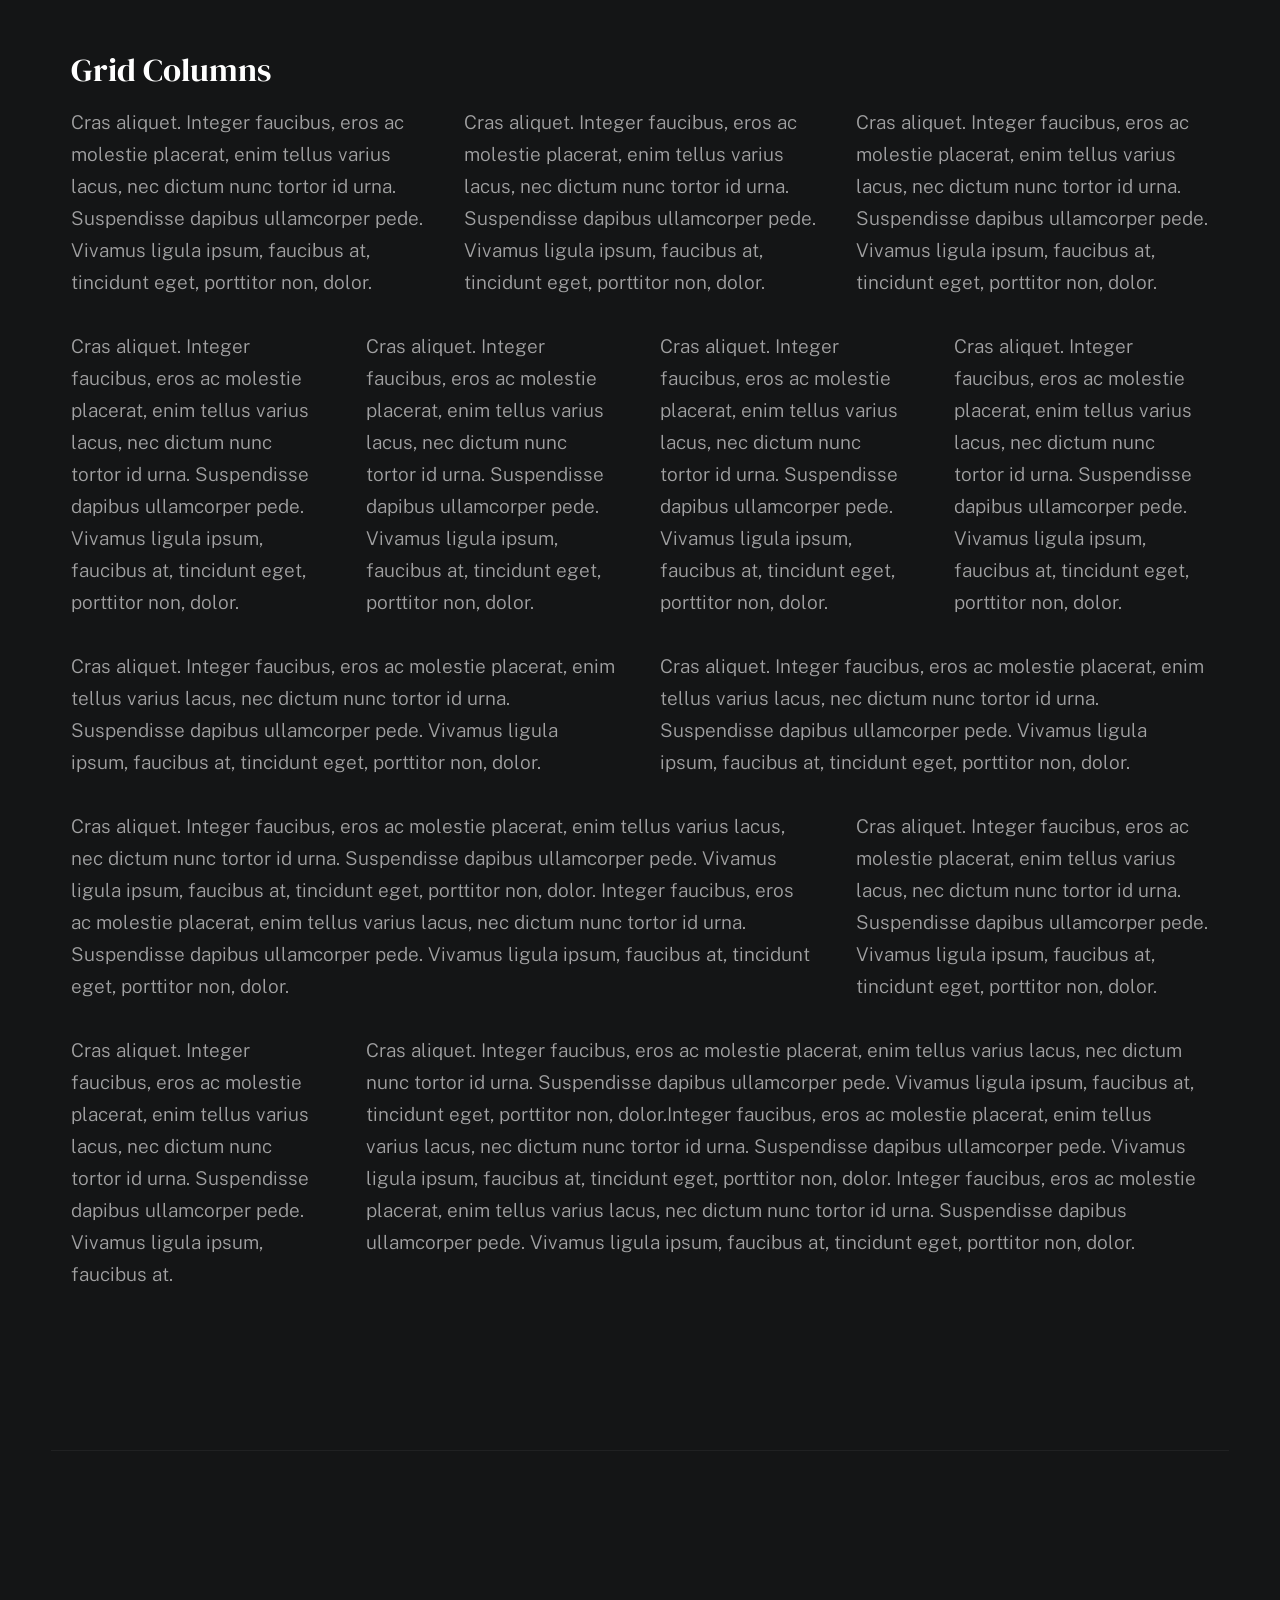
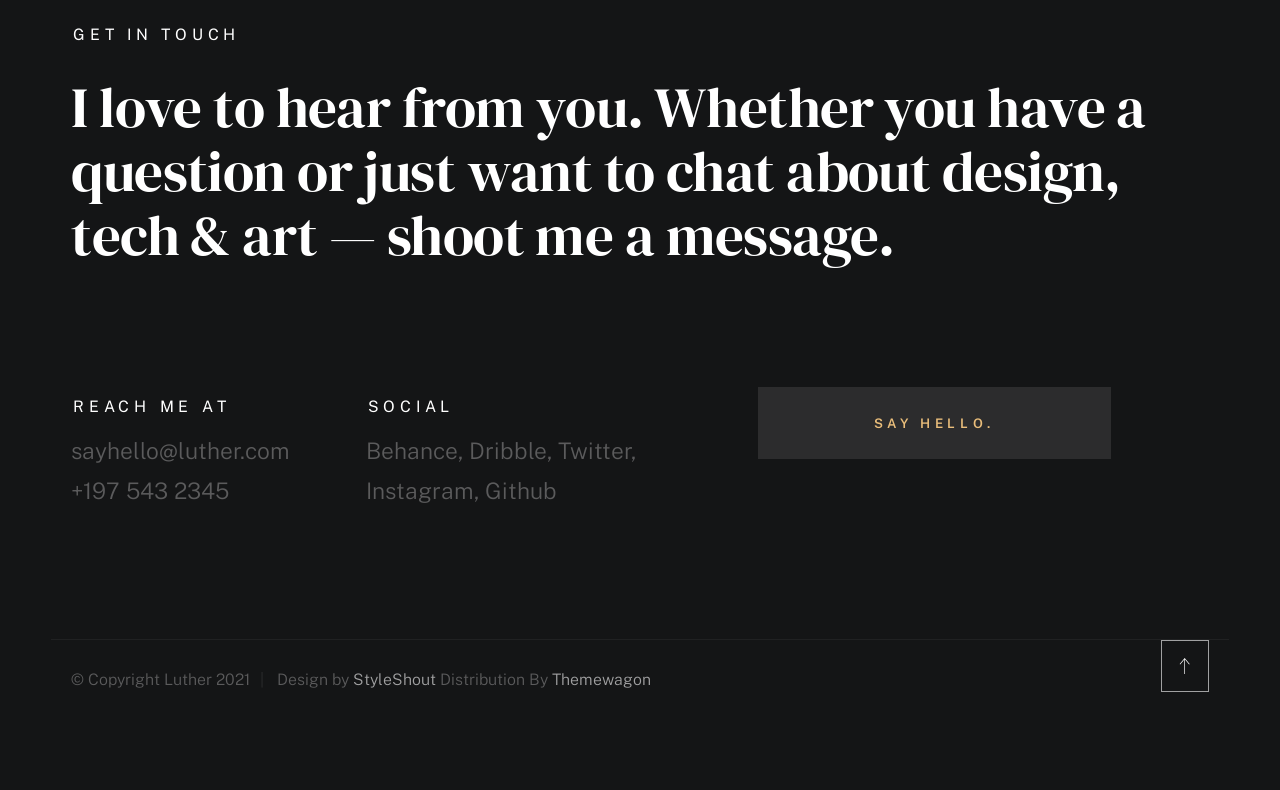
<file: styles.html>
<!DOCTYPE html>
<html class="no-js ss-preload" lang="en">
<head>

    <!--- basic page needs
    ================================================== -->
    <meta charset="utf-8">
    <title>Luther - Styles</title>
    <meta name="description" content="">
    <meta name="author" content="">

    <!-- mobile specific metas
    ================================================== -->
    <meta name="viewport" content="width=device-width, initial-scale=1">

    <!-- CSS
    ================================================== -->
    <link rel="stylesheet" href="css/vendor.css">
    <link rel="stylesheet" href="css/styles.css">

    <style type="text/css" media="screen">
        .s-styles {
            padding-top: var(--vspace-5);
            padding-bottom: var(--vspace-4);
            position: relative;
        }
        .s-styles .intro h1 {
            margin-top: 0;
        }
    </style>

    <!-- favicons
    ================================================== -->
    <link rel="apple-touch-icon" sizes="180x180" href="apple-touch-icon.png">
    <link rel="icon" type="image/png" sizes="32x32" href="favicon-32x32.png">
    <link rel="icon" type="image/png" sizes="16x16" href="favicon-16x16.png">
    <link rel="manifest" href="site.webmanifest">

</head>

<body id="top">


    <!-- # preloader
    ================================================== -->
    <div id="preloader">
        <div id="loader">
        </div>
    </div>


    <!-- # page wrap
    ================================================== -->
    <div class="s-pagewrap">

        <div class="circles">
            <span></span>
            <span></span>
            <span></span>
            <span></span>
            <span></span>
        </div>


        <!-- ## site header 
        ================================================== -->
        <header class="s-header">

            <div class="header-mobile">
                <span class="mobile-home-link"><a href="index.html">Luther.</a></span>
                <a class="mobile-menu-toggle" href="#0"><span>Menu</span></a>
            </div>

            <div class="row wide main-nav-wrap">
                <nav class="column lg-12 main-nav">
                    <ul>
                        <li><a href="index.html" class="home-link">Luther.</a></li>
                        <li class="current"><a href="index.html">Intro</a></li>
                        <li><a href="index.html">About</a></li>
                        <li><a href="index.html">Works</a></li>
                        <li><a href="index.html">Say Hello</a></li>
                    </ul>
                </nav>
            </div>

        </header> <!-- end s-header -->


        <!-- ## main content
        ==================================================- -->
        <main class="s-content">


            <!-- ### intro
            ================================================== -->
            <section id="intro" class="s-intro">

                <div class="row intro-content wide">

                    <div class="column">
                        <div class="text-pretitle with-line">
                            Hello World
                        </div>

                        <h1 class="text-huge-title">
                            I am Luther, <br>
                            a digital designer <br>
                            & frontend <br> 
                            developer based <br>
                            in Somewhere.
                        </h1>
                    </div>

                    <ul class="intro-social">
                        <li><a href="#0">Behance</a></li>
                        <li><a href="#0">Twitter</a></li>
                        <li><a href="#0">Dribbble</a></li>
                        <li><a href="#0">Instagram</a></li>
                    </ul>

                </div> <!-- end intro content -->

                <a href="#styles" class="intro-scrolldown smoothscroll">
                    <svg width="24" height="24" viewBox="0 0 24 24" xmlns="http://www.w3.org/2000/svg" fill-rule="evenodd" clip-rule="evenodd"><path d="M11 21.883l-6.235-7.527-.765.644 7.521 9 7.479-9-.764-.645-6.236 7.529v-21.884h-1v21.883z"/></svg>
                </a>

            </section> <!-- end s-intro -->


            <!-- ### styles
            ================================================== -->
            <div id="styles" class="s-styles">

                <div class="row">

                    <div class="column lg-12 intro">

                        <h1>Style Guide.</h1>

                        <p class="lead">Lorem ipsum Officia elit ad tempor dolore est ex incididunt incididunt occaecat culpa deserunt 
                        sunt labore in cillum ullamco magna in Excepteur consequat in reprehenderit proident mollit incididunt officia commodo.
                        Duis ea officia sed dolor pariatur enim dolore dolore quis incididunt nulla exercitation commodo veniam et ea incididunt.
                        </p>

                        <hr>
                    </div>

                </div> <!-- end row -->

                <div class="row">

                    <div class="column lg-6 tab-12">

                        <h3>Paragraph and Image</h3>

                        <p><a href="#"><img width="120" height="120" class="u-pull-left" alt="sample-image" src="images/sample-image.jpg"></a>
                        Lorem ipsum dolor sit amet, consectetuer adipiscing elit. Donec libero. Suspendisse bibendum.Cras id urna. Morbi 
                        tincidunt, orci ac convallis aliquam, lectus turpis varius lorem, eu posuere nunc justo tempus leo. Donec mattis, 
                        purus nec placerat bibendum, dui pede condimentum odio, ac blandit ante orci ut diam. Cras fringilla magna. 
                        Phasellus suscipit, leo a pharetra condimentum, lorem tellus eleifend magna, eget fringilla velit magna id 
                        neque posuere nunc justo tempus leo. </p>

                        <p>
                        Lorem ipsum dolor sit amet, consectetuer adipiscing elit. Donec libero. Suspendisse bibendum. Cras id urna. 
                        Morbi tincidunt, orci ac convallis aliquam, lectus turpis varius lorem, eu posuere nunc justo tempus leo. 
                        Donec mattis, purus nec placerat bibendum, dui pede condimentumodio, ac blandit ante orci ut diam.	
                        </p>

                        <p>A <a href="#">link</a>,
                        <abbr title="this really isn't a very good description">abbrebation</abbr>,
                        <strong>strong text</strong>,
                        <em>em text</em>,
                        <del>deleted text</del>, and
                        <mark>this is a mark text.</mark>
                        <code>.code</code>
                        </p>

                    </div>

                    <div class="column lg-6 tab-12">

                        <h3>Drop Caps</h3>

                        <p class="drop-cap">Far far away, behind the word mountains, far from the countries Vokalia and Consonantia,
                        there live the blind texts. Separated they live in Bookmarksgrove right at the coast of the
                        Semantics, a large language ocean. A small river named Duden flows by their place and supplies it with the 
                        necessary regelialia. Morbi tincidunt, orci ac convallis aliquam, lectus turpis varius lorem, 
                        euposuere nunc justo tempus leo. Donec mattis, purus nec placerat bibendum, dui pede condimentum odio, 
                        ac blandit ante orci ut diam. Cras fringilla magna. Phasellus suscipit, leo a pharetra condimentum, 
                        lorem tellus eleifend magna, eget fringilla velit magna id neque.
                        </p>

                        <h3>Small Print</h3>

                        <p><small>Lorem ipsum dolor sit amet, consectetuer adipiscing elit. Donec libero.</small></p>

                    </div>

                </div> <!-- end row -->

                <div class="row">

                    <div class="column lg-6 tab-12">

                        <h3 class="u-add-bottom">Pull Quotes</h3>

                        <p>
                        Perspiciatis nemo unde et nobis modi consequatur officia amet. Ut enim 
                        tenetur provident maiores. Perspiciatis asperiores incidunt sequi 
                        quisquam. Enim aut. 
                        </p>

                        <figure class="pull-quote">
                            <blockquote>
                                <p>
                                When you look in the eyes of grace, when you meet grace, 
                                when you embrace grace, when you see the nail prints in 
                                grace’s hands and the fire in his eyes, when you feel his 
                                relentless love for you - it will not motivate you to sin. 
                                It will motivate you to righteousness.
                                </p>

                                <footer>
                                    <cite>Judah Smith</cite>
                                </footer>
                            </blockquote>
                        </figure>


                    </div>

                    <div class="column lg-6 tab-12">

                        <h3 class="u-add-bottom">Block Quotes</h3>

                        <blockquote cite="http://where-i-got-my-info-from.com">
                            <p>
                            For God so loved the world, that he gave his only Son, that whoever believes in 
                            him should not perish but have eternal life. For God did not send his Son into 
                            the world to condemn the world, but in order that the world might be 
                            saved through him.
                            </p>

                            <footer>
                                <cite>
                                    <a href="#0">John 3:16-17 ESV</a>
                                </cite>
                            </footer>

                        </blockquote>

                        <blockquote>
                            <p>There is a God-shaped vacuum in the heart of each man which cannot be satisfied 
                            by any created thing but only by God the Creator.</p>

                            <footer>
                                <cite>Blaise Pascal</cite>
                            </footer>

                        </blockquote>

                    </div>

                </div> <!-- end row -->

                <div class="row u-add-half-bottom">

                    <div class="column lg-6 tab-12">

                        <h3>Example Lists</h3>

                        <ol>
                            <li>Here is an example</li>
                            <li>of an ordered list.</li>
                            <li>A parent list item.
                                <ul>
                                    <li>one</li>
                                    <li>two</li>
                                    <li>three</li>
                                </ul>
                                </li>
                                <li>A list item.</li>
                            </ol>

                        <ul class="disc">
                            <li>Here is an example</li>
                            <li>of an unordered list.</li>
                        </ul>

                        <h3>Definition Lists</h3>

                        <h5>a) Multi-line Definitions (default) </h5>

                        <dl class="dictionary-style">
                            <dt><strong>This is a term</strong></dt>
                                <dd>this is the definition of that term, which both live in a <code>dl</code>.</dd>
                            <dt><strong>Another Term</strong></dt>
                                <dd>And it gets a definition too, which is this line</dd>
                                <dd>This is a 2<sup>nd</sup> definition for a single term. A <code>dt</code> may be followed by multiple <code>dd</code>s.</dd>
                        </dl>

                        <h3 class="u-add-bottom">Skill Bars</h3>

                        <ul class="skill-bars">
                            <li>
                            <div class="progress percent90"><span>90%</span></div>
                            <strong>HTML</strong>
                            </li>
                            <li>
                            <div class="progress percent85"><span>85%</span></div>
                            <strong>CSS</strong>
                            </li>
                            <li>
                            <div class="progress percent70"><span>70%</span></div>
                            <strong>Javascript</strong>
                            </li>
                            <li>
                            <div class="progress percent95"><span>95%</span></div>
                            <strong>PHP</strong>
                            </li>
                            <li>
                            <div class="progress percent75"><span>75%</span></div>
                            <strong>Illustrator</strong>
                            </li>
                            <li>
                            <div class="progress percent90"><span>90%</span></div>
                            <strong>Figma</strong>
                            </li>
                        </ul>

                    </div>

                    <div class="column lg-6 tab-12">

                        <h3 class="u-add-bottom">Buttons</h3>

                        <p>
                            <a class="btn btn--primary u-fullwidth" href="#0">Primary Button</a>
                            <a class="btn u-fullwidth" href="#0">Default Button</a>
                            <a class="btn btn--stroke u-fullwidth" href="#0">Stroke Button</a>
                        </p>

                        <h3>Stats Tabs</h3>

                        <ul class="stats-tabs">
                            <li><a href="#0">1,234 <em>Peter</em></a></li>
                            <li><a href="#0">567 <em>James</em></a></li>
                            <li><a href="#0">23,456 <em>John</em></a></li>
                            <li><a href="#0">3,456 <em>Andrew</em></a></li>
                            <li><a href="#0">456 <em>Philip</em></a></li>
                            <li><a href="#0">26 <em>Matthew</em></a></li>
                        </ul>

                        <h3 class="u-add-bottom">Code</h3>

<pre><code class="language-css">
    code {
    font-size: 1.4rem;
    margin: 0 .2rem;
    padding: .2rem .6rem;
    white-space: nowrap;
    background: #F1F1F1;
    border: 1px solid #E1E1E1;	
    border-radius: 3px;
    }
</code></pre>

                    </div>

                </div> <!-- end row -->

                <div class="row u-add-half-bottom">

                    <div class="column lg-6 tab-12">
                            
                        <h1>H1 Heading Doloremque dolor voluptas est sequi omnis.</h1>
                        <p>Doloremque dolor voluptas est sequi omnis. Pariatur ut aut. Sed enim tempora qui veniam qui cum vel. 
                        Voluptas odit at vitae minima. In assumenda ut. Voluptatem totam impedit accusantium reiciendis excepturi aut qui accusamus praesentium.</p>

                        <h2>H2 Heading Doloremque dolor voluptas est sequi omnis.</h2>
                        <p>Doloremque dolor voluptas est sequi omnis. Pariatur ut aut. Sed enim tempora qui veniam qui cum vel. 
                        Voluptas odit at vitae minima. In assumenda ut. Voluptatem totam impedit accusantium reiciendis excepturi aut qui accusamus praesentium.</p>

                        <h3>H3 Heading Doloremque dolor voluptas est sequi omnis.</h3>
                        <p>Doloremque dolor voluptas est sequi omnis. Pariatur ut aut. Sed enim tempora qui veniam qui cum vel. 
                        Voluptas odit at vitae minima. In assumenda ut. Voluptatem totam impedit accusantium reiciendis excepturi aut qui accusamus praesentium.</p>

                        
                    </div>

                    <div class="column lg-6 tab-12">
                        <h4>H4 Heading Doloremque dolor voluptas est sequi omnis.</h4>
                        <p>Doloremque dolor voluptas est sequi omnis. Pariatur ut aut. Sed enim tempora qui veniam qui cum vel. 
                        Voluptas odit at vitae minima. In assumenda ut. Voluptatem totam impedit accusantium reiciendis excepturi aut qui accusamus praesentium.</p>

                        <h5>H5 Heading Doloremque dolor voluptas est sequi omnis.</h5>
                        <p>Doloremque dolor voluptas est sequi omnis. Pariatur ut aut. Sed enim tempora qui veniam qui cum vel. 
                        Voluptas odit at vitae minima. In assumenda ut. Voluptatem totam impedit accusantium reiciendis excepturi aut qui accusamus praesentium.</p>

                        <h6>H6 Heading Doloremque dolor voluptas est sequi omnis.</h6>
                        <p>Doloremque dolor voluptas est sequi omnis. Pariatur ut aut. Sed enim tempora qui veniam qui cum vel. 
                        Voluptas odit at vitae minima. In assumenda ut. Voluptatem totam impedit accusantium reiciendis excepturi aut qui accusamus praesentium.</p>
            
                        
                    </div>

                </div> <!-- end row -->

                <div class="row u-add-half-bottom">

                    <div class="column lg-6 tab-12">

                        <h3 class="u-add-bottom">Responsive Image</h3>

                        <figure>
                            <img src="images/wheel-500.jpg" 
                            srcset="images/wheel-1000.jpg 1000w, 
                            images/wheel-500.jpg 500w" 
                            sizes="(max-width: 1000px) 100vw, 1000px" alt="">

                            <figcaption>
                                Here is some random picture.
                            </figcaption>
                        </figure>

                    </div>

                    <div class="column lg-6 tab-12">

                        <h3 class="u-add-bottom">Responsive video</h3>

                        <div class="video-container">
                        <iframe src="https://player.vimeo.com/video/14592941?color=00a650&title=0&byline=0&portrait=0" width="500" height="281" frameborder="0" webkitallowfullscreen mozallowfullscreen allowfullscreen></iframe> 
                        </div>

                    </div>
                    
                </div> <!-- end row -->

                <div class="row u-add-bottom">

                    <div class="column lg-12">

                        <h3>Tables</h3>
                        <p>Be sure to use properly formed table markup with <code>&lt;thead&gt;</code> and <code>&lt;tbody&gt;</code> when building a <code>table</code>.</p>

                        <div class="table-responsive">

                            <table>
                                    <thead>
                                    <tr>
                                        <th>Name</th>
                                        <th>Age</th>
                                        <th>Sex</th>
                                        <th>Location</th>
                                    </tr>
                                    </thead>
                                    <tbody>
                                    <tr>
                                        <td>William J. Seymour</td>
                                        <td>34</td>
                                        <td>Male</td>
                                        <td>Azusa Street</td>
                                    </tr>
                                    <tr>
                                        <td>Jennie Evans Moore</td>
                                        <td>30</td>
                                        <td>Female</td>
                                        <td>Azusa Street</td>
                                    </tr>
                                    </tbody>
                            </table>

                        </div>

                    </div>
                    
                </div> <!-- end row -->

                <div class="row">

                    <div class="column lg-12">
                        <h3>Pagination</h3>

                        <nav class="pgn">
                            <ul>
                                <li>
                                    <a class="pgn__prev" href="#0">
                                        <svg xmlns="http://www.w3.org/2000/svg" width="24" height="24" viewBox="0 0 24 24"><path d="M12.707 17.293L8.414 13H18v-2H8.414l4.293-4.293-1.414-1.414L4.586 12l6.707 6.707z"/></svg>
                                    </a>
                                </li>
                                <li><a class="pgn__num" href="#0">1</a></li>
                                <li><span class="pgn__num current">2</span></li>
                                <li><a class="pgn__num" href="#0">3</a></li>
                                <li><a class="pgn__num" href="#0">4</a></li>
                                <li><a class="pgn__num" href="#0">5</a></li>
                                <li><span class="pgn__num dots">…</span></li>
                                <li><a class="pgn__num" href="#0">8</a></li>
                                <li>
                                    <a class="pgn__next" href="#0">
                                        <svg xmlns="http://www.w3.org/2000/svg" width="24" height="24" viewBox="0 0 24 24"><path d="M11.293 17.293l1.414 1.414L19.414 12l-6.707-6.707-1.414 1.414L15.586 11H6v2h9.586z"/></svg>
                                    </a>
                                </li>
                            </ul>
                        </nav>
                    </div>

                </div> <!-- end row -->

                <div class="row">

                    <div class="column lg-6 tab-12">

                        <h3 class="u-add-bottom">Form Styles</h3>

                        <form>
                            <div>
                                <label for="sampleInput">Your email</label>
                                <input class="u-fullwidth" type="email" placeholder="test@mailbox.com" id="sampleInput">
                            </div>
                            <div>
                                <label for="sampleRecipientInput">Reason for contacting</label>
                                <div class="ss-custom-select">
                                    <select class="u-fullwidth" id="sampleRecipientInput">
                                        <option value="Option 1">Questions</option>
                                        <option value="Option 2">Report</option>
                                        <option value="Option 3">Others</option>
                                    </select>
                                </div>
                            </div>
                            
                            <label for="exampleMessage">Message</label>
                            <textarea class="u-fullwidth" placeholder="Your message" id="exampleMessage"></textarea>

                            <label class="u-add-bottom">
                                <input type="checkbox">
                                <span class="label-text">Send a copy to yourself</span>
                            </label>
                        
                            <input class="btn--primary u-fullwidth" type="submit" value="Submit">
                        </form>

                    </div>

                    <div class="column lg-6 tab-12">

                        <h3>Alert Boxes</h3>

                        <br>
                        
                        <div class="alert-box alert-box--error">
                            <p>Error Message. Your Message Goes Here.</p>
                            <span class="alert-box__close"></span>
                        </div><!-- end error -->
                                
                        <div class="alert-box alert-box--success">
                            <p>Success Message. Your Message Goes Here.</p>
                            <span class="alert-box__close"></span>
                        </div><!-- end success -->
                                
                        <div class="alert-box alert-box--info">
                            <p>Info Message. Your Message Goes Here.</p>
                            <span class="alert-box__close"></span>
                        </div><!-- end info -->
                                
                        <div class="alert-box alert-box--notice">
                            <p>Notice Message. Your Message Goes Here.</p>
                            <span class="alert-box__close"></span>
                        </div><!-- end notice -->
                    
                    </div>

                </div> <!-- end row -->

                <div class="row">

                    <div class="lg-12 column">
                        <h3>Grid Columns</h3>
                    </div>
        
                </div> <!-- Row End-->
        
                <!--<h4>1/3 Columns</h4>  -->
        
                <div class="row">
        
                    <div class="lg-4 mob-12 column">
                        <p>
                        Cras aliquet. Integer faucibus, eros ac molestie placerat, enim tellus varius lacus,
                        nec dictum nunc tortor id urna. Suspendisse dapibus ullamcorper pede. Vivamus ligula ipsum,
                        faucibus at, tincidunt eget, porttitor non, dolor. 
                        </p>
                    </div>
        
                    <div class="lg-4 mob-12 column">
                        <p>
                        Cras aliquet. Integer faucibus, eros ac molestie placerat, enim tellus varius lacus,
                        nec dictum nunc tortor id urna. Suspendisse dapibus ullamcorper pede. Vivamus ligula ipsum,
                        faucibus at, tincidunt eget, porttitor non, dolor. 
                        </p>
                    </div>
        
                    <div class="lg-4 mob-12 column">
                        <p>
                        Cras aliquet. Integer faucibus, eros ac molestie placerat, enim tellus varius lacus,
                        nec dictum nunc tortor id urna. Suspendisse dapibus ullamcorper pede. Vivamus ligula ipsum,
                        faucibus at, tincidunt eget, porttitor non, dolor. 
                        </p>
                    </div>
        
                </div>
        
                <!--<h4>1/4 Columns</h4>  -->
        
                <div class="row">
        
                    <div class="lg-3 tab-6 mob-12 column">
                        <p>
                        Cras aliquet. Integer faucibus, eros ac molestie placerat, enim tellus varius lacus,
                        nec dictum nunc tortor id urna. Suspendisse dapibus ullamcorper pede. Vivamus ligula ipsum,
                        faucibus at, tincidunt eget, porttitor non, dolor. 
                        </p>
                    </div>
        
                    <div class="lg-3 tab-6 mob-12 column">
                        <p>
                        Cras aliquet. Integer faucibus, eros ac molestie placerat, enim tellus varius lacus,
                        nec dictum nunc tortor id urna. Suspendisse dapibus ullamcorper pede. Vivamus ligula ipsum,
                        faucibus at, tincidunt eget, porttitor non, dolor. 
                        </p>
                    </div>
        
                    <div class="lg-3 tab-6 mob-12 column">
                        <p>
                        Cras aliquet. Integer faucibus, eros ac molestie placerat, enim tellus varius lacus,
                        nec dictum nunc tortor id urna. Suspendisse dapibus ullamcorper pede. Vivamus ligula ipsum,
                        faucibus at, tincidunt eget, porttitor non, dolor. 
                        </p>
                    </div>
        
                    <div class="lg-3 tab-6 mob-12 column">
                        <p>
                        Cras aliquet. Integer faucibus, eros ac molestie placerat, enim tellus varius lacus,
                        nec dictum nunc tortor id urna. Suspendisse dapibus ullamcorper pede. Vivamus ligula ipsum,
                        faucibus at, tincidunt eget, porttitor non, dolor. 
                        </p>
                    </div>
        
                </div>
        
                <!--<h4>1/2 Columns</h4>  -->
        
                <div class="row">
        
                    <div class="lg-6 mob-12 column">
                        <p>
                        Cras aliquet. Integer faucibus, eros ac molestie placerat, enim tellus varius lacus,
                        nec dictum nunc tortor id urna. Suspendisse dapibus ullamcorper pede. Vivamus ligula ipsum,
                        faucibus at, tincidunt eget, porttitor non, dolor. 
                        </p>
                    </div>
        
                    <div class="lg-6 mob-12 column">
                        <p>
                        Cras aliquet. Integer faucibus, eros ac molestie placerat, enim tellus varius lacus,
                        nec dictum nunc tortor id urna. Suspendisse dapibus ullamcorper pede. Vivamus ligula ipsum,
                        faucibus at, tincidunt eget, porttitor non, dolor. 
                        </p>
                    </div>
        
                </div>
        
                <!--<h4>2/3 Columns</h4>  -->
        
                <div class="row">
        
                    <div class="lg-8 tab-7 mob-12 column">
                        <p>
                        Cras aliquet. Integer faucibus, eros ac molestie placerat, enim tellus varius lacus,
                        nec dictum nunc tortor id urna. Suspendisse dapibus ullamcorper pede. Vivamus ligula ipsum,
                        faucibus at, tincidunt eget, porttitor non, dolor. Integer faucibus, eros ac molestie placerat, enim tellus varius lacus,
                        nec dictum nunc tortor id urna. Suspendisse dapibus ullamcorper pede. Vivamus ligula ipsum,
                        faucibus at, tincidunt eget, porttitor non, dolor.
                        </p>
                    </div>
        
                    <div class="lg-4 tab-5 mob-12 column">
                        <p>
                        Cras aliquet. Integer faucibus, eros ac molestie placerat, enim tellus varius lacus,
                        nec dictum nunc tortor id urna. Suspendisse dapibus ullamcorper pede. Vivamus ligula ipsum,
                        faucibus at, tincidunt eget, porttitor non, dolor. 
                        </p>
                    </div>
        
                </div>
        
                <!--<h4>3/4 Columns</h4>  -->
        
                <div class="row">
        
                    <div class="lg-3 tab-5 mob-12 column">
                        <p>
                        Cras aliquet. Integer faucibus, eros ac molestie placerat, enim tellus varius lacus,
                        nec dictum nunc tortor id urna. Suspendisse dapibus ullamcorper pede. Vivamus ligula ipsum,
                        faucibus at. 
                        </p>
                    </div>
        
                    <div class="lg-9 tab-7 mob-12 column">
                        <p>
                        Cras aliquet. Integer faucibus, eros ac molestie placerat, enim tellus varius lacus,
                        nec dictum nunc tortor id urna. Suspendisse dapibus ullamcorper pede. Vivamus ligula ipsum,
                        faucibus at, tincidunt eget, porttitor non, dolor.Integer faucibus, eros ac molestie placerat, enim tellus varius lacus,
                        nec dictum nunc tortor id urna. Suspendisse dapibus ullamcorper pede. Vivamus ligula ipsum,
                        faucibus at, tincidunt eget, porttitor non, dolor. Integer faucibus, eros ac molestie placerat, enim tellus varius lacus,
                        nec dictum nunc tortor id urna. Suspendisse dapibus ullamcorper pede. Vivamus ligula ipsum,
                        faucibus at, tincidunt eget, porttitor non, dolor.
                        </p>
                    </div>
        
                </div>

            </div> <!-- end content-wrap -->


            <!-- ### contact
            ================================================== -->
            <section id="contact" class="s-contact">

                <div class="row contact-top">
                    <div class="column lg-12">
                        <h2 class="text-pretitle">
                            Get In Touch
                        </h2>

                        <p class="h1">
                            I love to hear from you.
                            Whether you have a question or just 
                            want to chat about design, tech & art — shoot me a message.
                        </p>
                    </div>
                </div> <!-- end contact-top -->

                <div class="row contact-bottom">
                    <div class="column lg-3 md-5 tab-6 stack-on-550 contact-block">
                        <h3 class="text-pretitle">Reach me at</h3>
                        <p class="contact-links">
                            <a href="mailto:sayhello@luther.com" class="mailtoui">sayhello@luther.com</a> <br>
                            <a href="tel:+1975432345">+197 543 2345</a>
                        </p>
                    </div>
                    <div class="column lg-4 md-5 tab-6 stack-on-550 contact-block">
                        <h3 class="text-pretitle">Social</h3>
                        <ul class="contact-social">
                            <li><a href="#0">Behance</a></li>
                            <li><a href="#0">Dribble</a></li>
                            <li><a href="#0">Twitter</a></li>
                            <li><a href="#0">Instagram</a></li>
                            <li><a href="#0">Github</a></li>
                        </ul>
                    </div>
                    <div class="column lg-4 md-12 contact-block">
                        <a href="mailto:sayhello@luther.com" class="mailtoui btn btn--medium u-fullwidth contact-btn">Say Hello.</a>
                    </div>
                </div> <!-- end contact-bottom -->

            </section> <!-- end contact -->

        </main> <!-- end s-content -->


        <!-- ## footer
        ================================================== -->
        <footer class="s-footer">

            <div class="row">
                <div class="column ss-copyright">
                    <span>© Copyright Luther 2021</span> 
                    <span>Design by <a href="https://www.styleshout.com/">StyleShout</a> Distribution By <a href="https://themewagon.com">Themewagon</a> </span>
                </div>

                <div class="ss-go-top">
                    <a class="smoothscroll" title="Back to Top" href="#top">
                        <svg xmlns="http://www.w3.org/2000/svg" viewBox="0 0 24 24" fill-rule="evenodd" clip-rule="evenodd"><path d="M11 2.206l-6.235 7.528-.765-.645 7.521-9 7.479 9-.764.646-6.236-7.53v21.884h-1v-21.883z"/></svg>
                    </a>
                </div>
            </div>

        </footer> <!-- end s-footer -->

    </div> <!-- end -s-pagewrap -->


    <!-- Java Script
    ================================================== -->
    <script src="js/plugins.js"></script>
    <script src="js/main.js"></script>

</body>
</html>
</file>
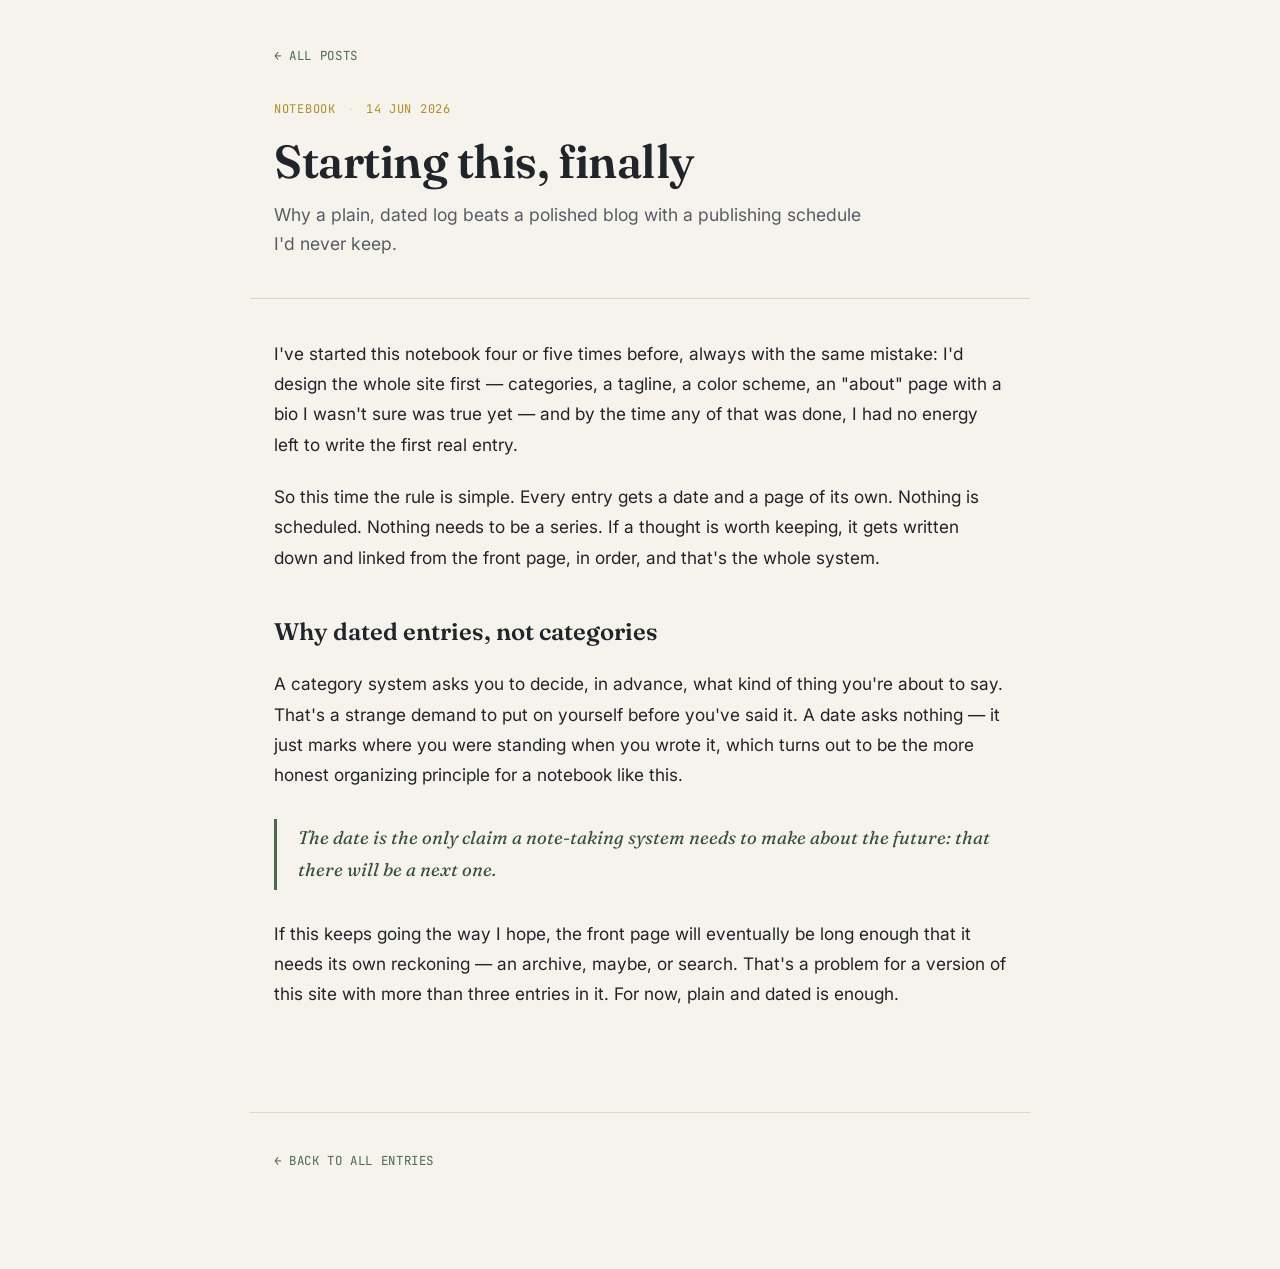
<file: blog/posts/post-1.html>
<!DOCTYPE html>
<html lang="en">
<head>
<meta charset="UTF-8">
<meta name="viewport" content="width=device-width, initial-scale=1.0">
<title>Starting this, finally — Field Notes</title>
<meta name="description" content="Why a plain, dated log beats a polished blog with a publishing schedule I'd never keep.">
<link rel="stylesheet" href="../styles.css">
</head>
<body>

<nav class="post-nav">
  <a href="../index.html">&larr; All posts</a>
</nav>

<header class="post-header">
  <div class="post-eyebrow">
    <span>Notebook</span>
    <span class="dot">&middot;</span>
    <span>14 Jun 2026</span>
  </div>
  <h1 class="post-title">Starting this, finally</h1>
  <p class="post-dek">Why a plain, dated log beats a polished blog with a publishing schedule I'd never keep.</p>
</header>

<article class="post-body">
  <p>I've started this notebook four or five times before, always with the same mistake: I'd design the whole site first — categories, a tagline, a color scheme, an "about" page with a bio I wasn't sure was true yet — and by the time any of that was done, I had no energy left to write the first real entry.</p>

  <p>So this time the rule is simple. Every entry gets a date and a page of its own. Nothing is scheduled. Nothing needs to be a series. If a thought is worth keeping, it gets written down and linked from the front page, in order, and that's the whole system.</p>

  <h2>Why dated entries, not categories</h2>
  <p>A category system asks you to decide, in advance, what kind of thing you're about to say. That's a strange demand to put on yourself before you've said it. A date asks nothing — it just marks where you were standing when you wrote it, which turns out to be the more honest organizing principle for a notebook like this.</p>

  <blockquote>The date is the only claim a note-taking system needs to make about the future: that there will be a next one.</blockquote>

  <p>If this keeps going the way I hope, the front page will eventually be long enough that it needs its own reckoning — an archive, maybe, or search. That's a problem for a version of this site with more than three entries in it. For now, plain and dated is enough.</p>
</article>

<footer class="post-footer">
  <a href="../index.html">&larr; Back to all entries</a>
</footer>

</body>
</html>
</file>
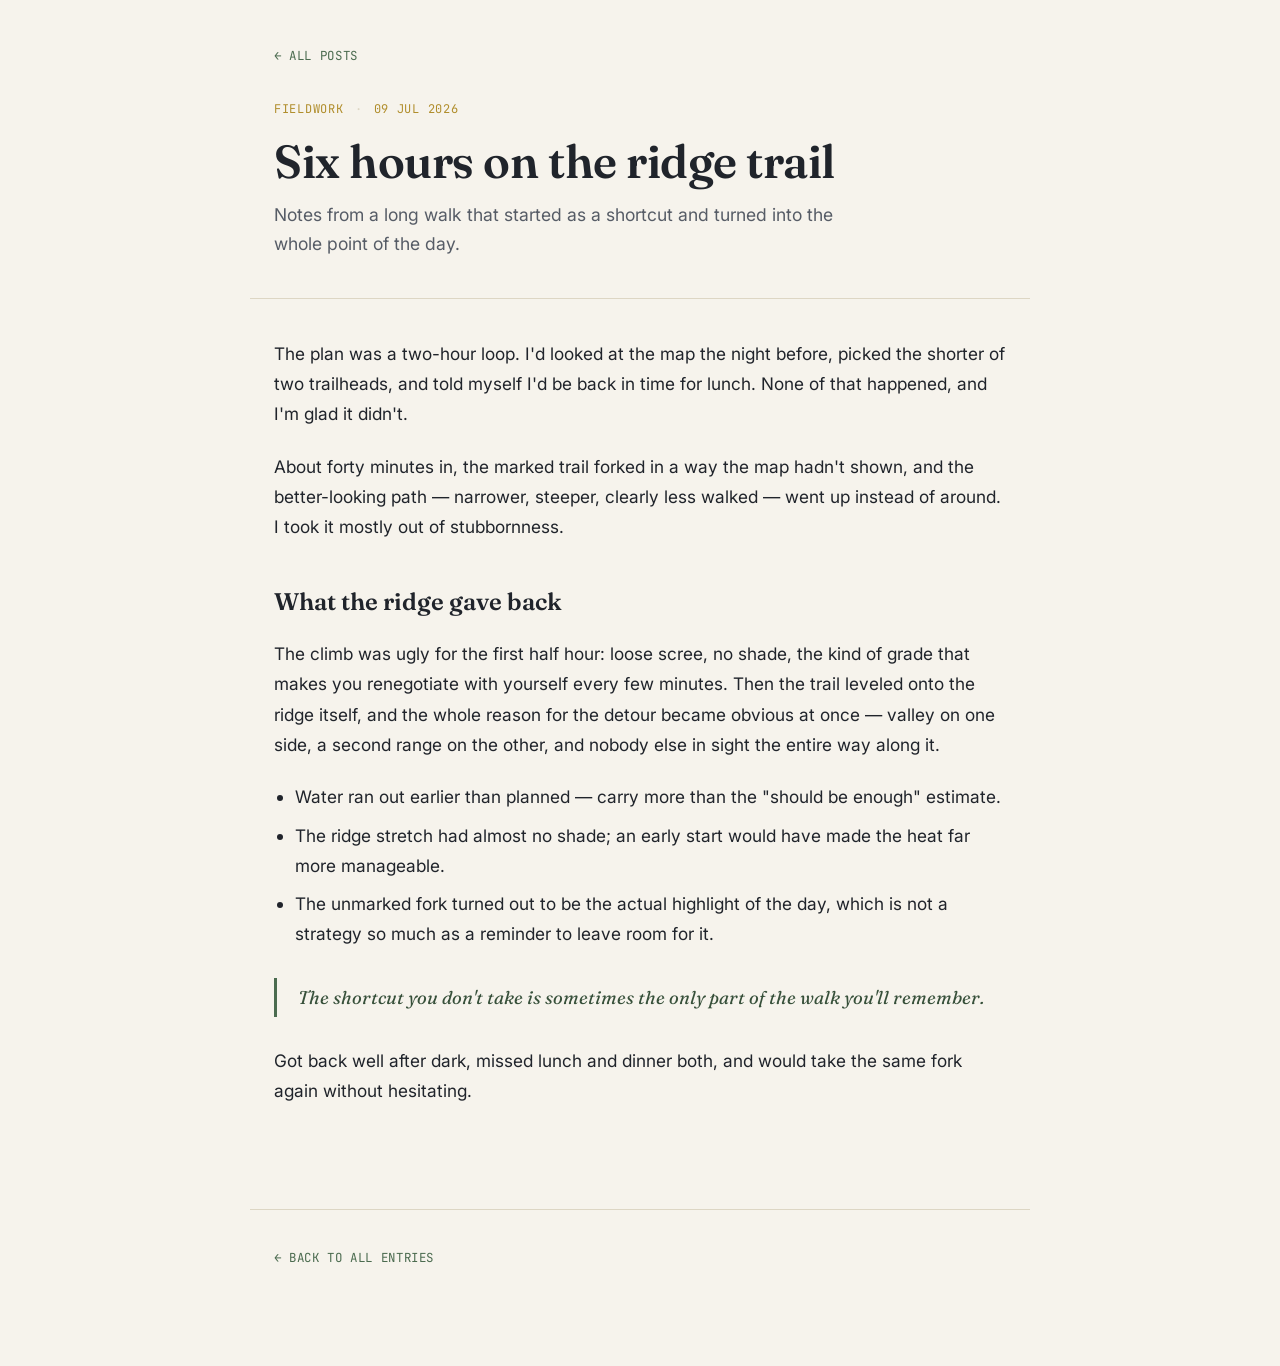
<file: blog/posts/post-2.html>
<!DOCTYPE html>
<html lang="en">
<head>
<meta charset="UTF-8">
<meta name="viewport" content="width=device-width, initial-scale=1.0">
<title>Six hours on the ridge trail — Field Notes</title>
<meta name="description" content="Notes from a long walk that started as a shortcut and turned into the whole point of the day.">
<link rel="stylesheet" href="../styles.css">
</head>
<body>

<nav class="post-nav">
  <a href="../index.html">&larr; All posts</a>
</nav>

<header class="post-header">
  <div class="post-eyebrow">
    <span>Fieldwork</span>
    <span class="dot">&middot;</span>
    <span>09 Jul 2026</span>
  </div>
  <h1 class="post-title">Six hours on the ridge trail</h1>
  <p class="post-dek">Notes from a long walk that started as a shortcut and turned into the whole point of the day.</p>
</header>

<article class="post-body">
  <p>The plan was a two-hour loop. I'd looked at the map the night before, picked the shorter of two trailheads, and told myself I'd be back in time for lunch. None of that happened, and I'm glad it didn't.</p>

  <p>About forty minutes in, the marked trail forked in a way the map hadn't shown, and the better-looking path — narrower, steeper, clearly less walked — went up instead of around. I took it mostly out of stubbornness.</p>

  <h2>What the ridge gave back</h2>
  <p>The climb was ugly for the first half hour: loose scree, no shade, the kind of grade that makes you renegotiate with yourself every few minutes. Then the trail leveled onto the ridge itself, and the whole reason for the detour became obvious at once — valley on one side, a second range on the other, and nobody else in sight the entire way along it.</p>

  <ul>
    <li>Water ran out earlier than planned — carry more than the "should be enough" estimate.</li>
    <li>The ridge stretch had almost no shade; an early start would have made the heat far more manageable.</li>
    <li>The unmarked fork turned out to be the actual highlight of the day, which is not a strategy so much as a reminder to leave room for it.</li>
  </ul>

  <blockquote>The shortcut you don't take is sometimes the only part of the walk you'll remember.</blockquote>

  <p>Got back well after dark, missed lunch and dinner both, and would take the same fork again without hesitating.</p>
</article>

<footer class="post-footer">
  <a href="../index.html">&larr; Back to all entries</a>
</footer>

</body>
</html>
</file>
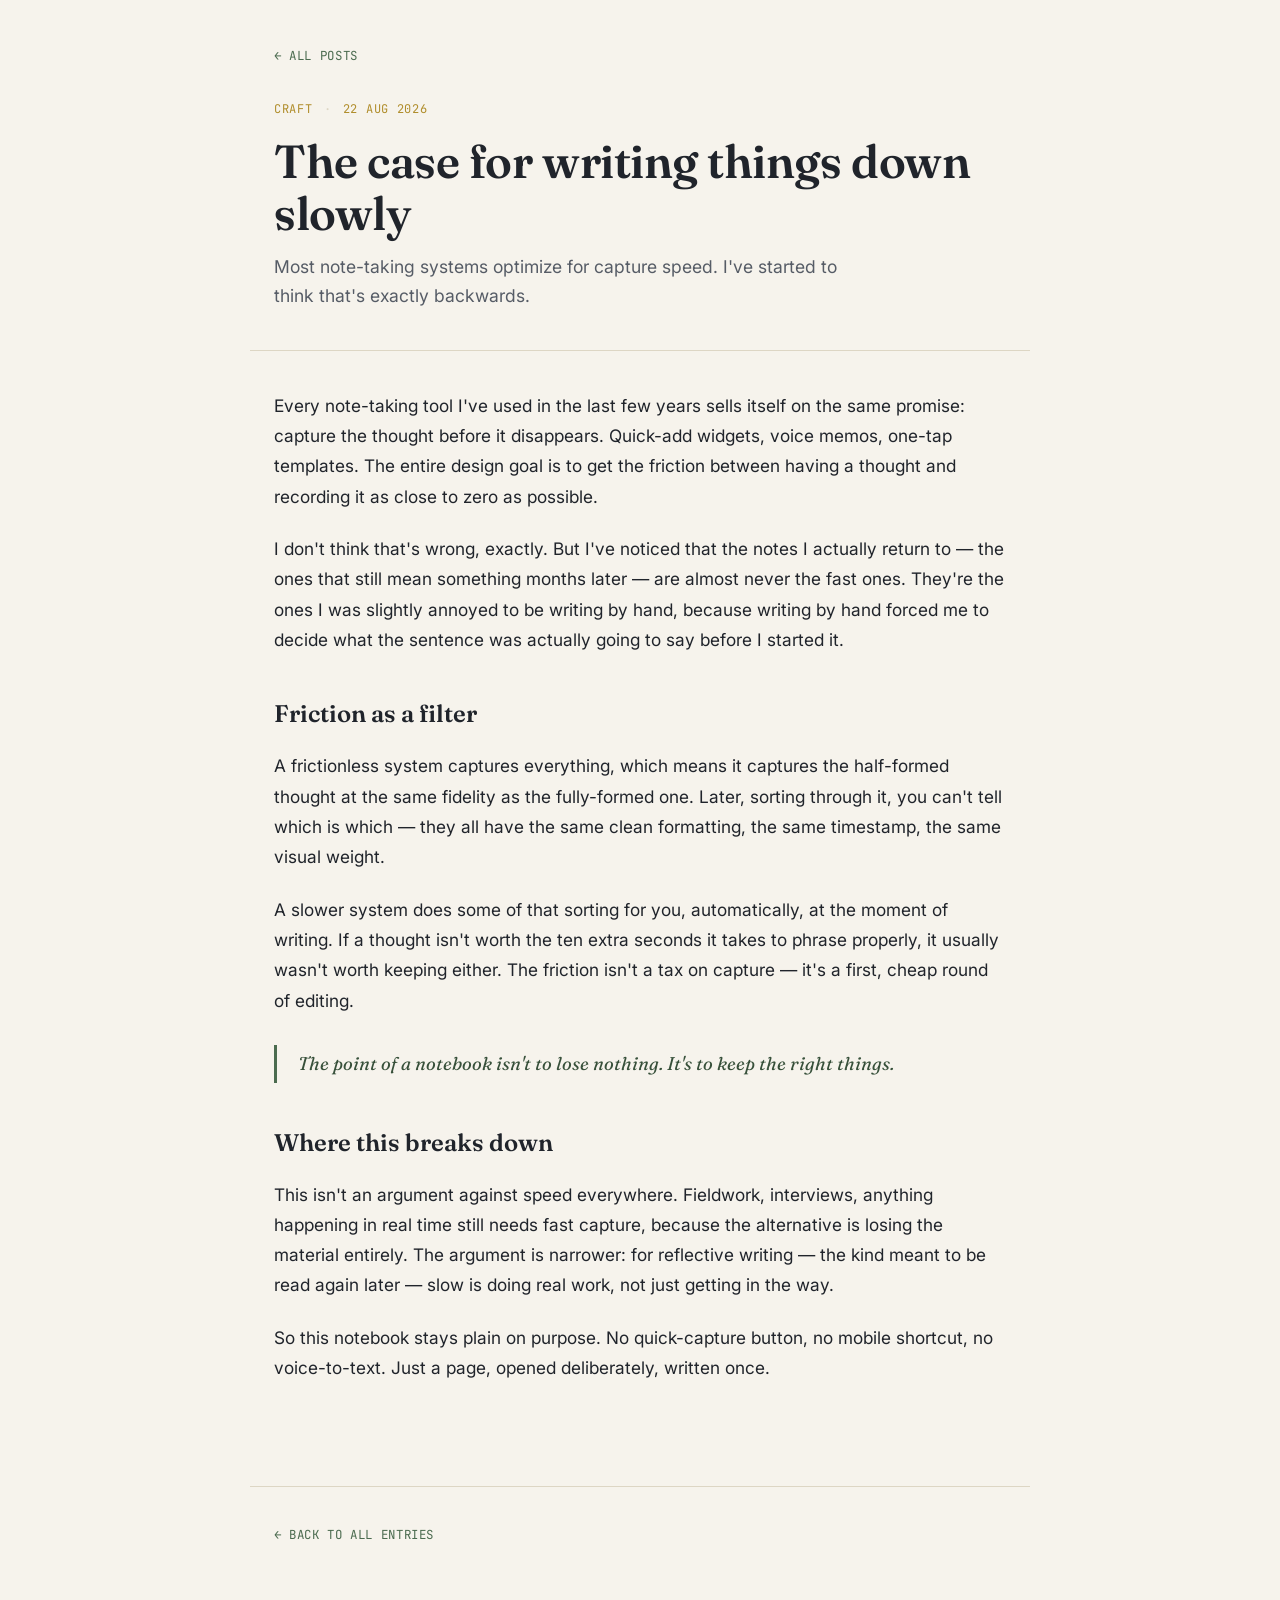
<file: blog/posts/post-3.html>
<!DOCTYPE html>
<html lang="en">
<head>
<meta charset="UTF-8">
<meta name="viewport" content="width=device-width, initial-scale=1.0">
<title>The case for writing things down slowly — Field Notes</title>
<meta name="description" content="Most note-taking systems optimize for capture speed. Friction, used well, might be a feature instead of a bug.">
<link rel="stylesheet" href="../styles.css">
</head>
<body>

<nav class="post-nav">
  <a href="../index.html">&larr; All posts</a>
</nav>

<header class="post-header">
  <div class="post-eyebrow">
    <span>Craft</span>
    <span class="dot">&middot;</span>
    <span>22 Aug 2026</span>
  </div>
  <h1 class="post-title">The case for writing things down slowly</h1>
  <p class="post-dek">Most note-taking systems optimize for capture speed. I've started to think that's exactly backwards.</p>
</header>

<article class="post-body">
  <p>Every note-taking tool I've used in the last few years sells itself on the same promise: capture the thought before it disappears. Quick-add widgets, voice memos, one-tap templates. The entire design goal is to get the friction between having a thought and recording it as close to zero as possible.</p>

  <p>I don't think that's wrong, exactly. But I've noticed that the notes I actually return to — the ones that still mean something months later — are almost never the fast ones. They're the ones I was slightly annoyed to be writing by hand, because writing by hand forced me to decide what the sentence was actually going to say before I started it.</p>

  <h2>Friction as a filter</h2>
  <p>A frictionless system captures everything, which means it captures the half-formed thought at the same fidelity as the fully-formed one. Later, sorting through it, you can't tell which is which — they all have the same clean formatting, the same timestamp, the same visual weight.</p>

  <p>A slower system does some of that sorting for you, automatically, at the moment of writing. If a thought isn't worth the ten extra seconds it takes to phrase properly, it usually wasn't worth keeping either. The friction isn't a tax on capture — it's a first, cheap round of editing.</p>

  <blockquote>The point of a notebook isn't to lose nothing. It's to keep the right things.</blockquote>

  <h2>Where this breaks down</h2>
  <p>This isn't an argument against speed everywhere. Fieldwork, interviews, anything happening in real time still needs fast capture, because the alternative is losing the material entirely. The argument is narrower: for reflective writing — the kind meant to be read again later — slow is doing real work, not just getting in the way.</p>

  <p>So this notebook stays plain on purpose. No quick-capture button, no mobile shortcut, no voice-to-text. Just a page, opened deliberately, written once.</p>
</article>

<footer class="post-footer">
  <a href="../index.html">&larr; Back to all entries</a>
</footer>

</body>
</html>
</file>
<file: css/vendor.css>
/* ===================================================================
 * Theme Third-party Stylesheets
 * Template Ver. 1.0.0
 * 02-16-2021
 * -------------------------------------------------------------------
 *
 * TOC:
 * 
 * # PrismJS 1.20.0
 * # Swiper 6.4.5
 * # Basiclightbox
 * 
 * ------------------------------------------------------------------- */



/* ===================================================================
 * # PrismJS 1.20.0
 *   https://prismjs.com/download.html#themes=prism-tomorrow&languages=markup+css+clike+javascript+markup-templating+php
 *   
 *   prism.js tomorrow night eighties for JavaScript, CoffeeScript, CSS and HTML
 *   Based on https://github.com/chriskempson/tomorrow-theme
 *   @author Rose Pritchard
 * ------------------------------------------------------------------- */

code[class*="language-"],
pre[class*="language-"] {
    color           : #ccc;
    background      : none;
    font-family     : var(--font-mono);
    font-size       : calc(var(--text-size) * 0.9444);
    text-align      : left;
    white-space     : pre;
    word-spacing    : normal;
    word-break      : normal;
    word-wrap       : normal;
    line-height     : var(--vspace-1);
    -moz-tab-size   : 4;
    -o-tab-size     : 4;
    tab-size        : 4;
    -webkit-hyphens : none;
    -moz-hyphens    : none;
    -ms-hyphens     : none;
    hyphens         : none;
}

/* Code blocks */

pre[class*="language-"] {
    padding  : var(--vspace-0_5) 0 var(--vspace-1);
    margin   : 0;
    overflow : auto;
}

:not(pre)>code[class*="language-"],
pre[class*="language-"] {
    background : #2d2d2d;
}

/* Inline code */

:not(pre)>code[class*="language-"] {
    padding     : .1em;
    white-space : normal;
}

.token.comment,
.token.block-comment,
.token.prolog,
.token.doctype,
.token.cdata {
    color : #999;
}

.token.punctuation {
    color : #ccc;
}

.token.tag,
.token.attr-name,
.token.namespace,
.token.deleted {
    color : #e2777a;
}

.token.function-name {
    color : #6196cc;
}

.token.boolean,
.token.number,
.token.function {
    color : #f08d49;
}

.token.property,
.token.class-name,
.token.constant,
.token.symbol {
    color : #f8c555;
}

.token.selector,
.token.important,
.token.atrule,
.token.keyword,
.token.builtin {
    color : #cc99cd;
}

.token.string,
.token.char,
.token.attr-value,
.token.regex,
.token.variable {
    color : #7ec699;
}

.token.operator,
.token.entity,
.token.url {
    color : #67cdcc;
}

.token.important,
.token.bold {
    font-weight : bold;
}

.token.italic {
    font-style : italic;
}

.token.entity {
    cursor : help;
}

.token.inserted {
    color : green;
}



/* ===================================================================
 * # Swiper 6.4.5
 *   Most modern mobile touch slider and framework with hardware accelerated transitions
 *   https://swiperjs.com
 *
 *   Copyright 2014-2020 Vladimir Kharlampidi
 *
 *   Released under the MIT License
 *
 *   Released on: December 18, 2020
 * ------------------------------------------------------------------- */

@font-face {
    font-family : "swiper-icons";
    src         : url("data:application/font-woff;charset=utf-8;base64, [base64]//wADZ2x5ZgAAAywAAADMAAAD2MHtryVoZWFkAAABbAAAADAAAAA2E2+eoWhoZWEAAAGcAAAAHwAAACQC9gDzaG10eAAAAigAAAAZAAAArgJkABFsb2NhAAAC0AAAAFoAAABaFQAUGG1heHAAAAG8AAAAHwAAACAAcABAbmFtZQAAA/gAAAE5AAACXvFdBwlwb3N0AAAFNAAAAGIAAACE5s74hXjaY2BkYGAAYpf5Hu/j+W2+MnAzMYDAzaX6QjD6/4//Bxj5GA8AuRwMYGkAPywL13jaY2BkYGA88P8Agx4j+/8fQDYfA1AEBWgDAIB2BOoAeNpjYGRgYNBh4GdgYgABEMnIABJzYNADCQAACWgAsQB42mNgYfzCOIGBlYGB0YcxjYGBwR1Kf2WQZGhhYGBiYGVmgAFGBiQQkOaawtDAoMBQxXjg/wEGPcYDDA4wNUA2CCgwsAAAO4EL6gAAeNpj2M0gyAACqxgGNWBkZ2D4/wMA+xkDdgAAAHjaY2BgYGaAYBkGRgYQiAHyGMF8FgYHIM3DwMHABGQrMOgyWDLEM1T9/w8UBfEMgLzE////P/5//f/V/xv+r4eaAAeMbAxwIUYmIMHEgKYAYjUcsDAwsLKxc3BycfPw8jEQA/[base64]/uznmfPFBNODM2K7MTQ45YEAZqGP81AmGGcF3iPqOop0r1SPTaTbVkfUe4HXj97wYE+yNwWYxwWu4v1ugWHgo3S1XdZEVqWM7ET0cfnLGxWfkgR42o2PvWrDMBSFj/IHLaF0zKjRgdiVMwScNRAoWUoH78Y2icB/yIY09An6AH2Bdu/UB+yxopYshQiEvnvu0dURgDt8QeC8PDw7Fpji3fEA4z/PEJ6YOB5hKh4dj3EvXhxPqH/SKUY3rJ7srZ4FZnh1PMAtPhwP6fl2PMJMPDgeQ4rY8YT6Gzao0eAEA409DuggmTnFnOcSCiEiLMgxCiTI6Cq5DZUd3Qmp10vO0LaLTd2cjN4fOumlc7lUYbSQcZFkutRG7g6JKZKy0RmdLY680CDnEJ+UMkpFFe1RN7nxdVpXrC4aTtnaurOnYercZg2YVmLN/d/gczfEimrE/fs/bOuq29Zmn8tloORaXgZgGa78yO9/cnXm2BpaGvq25Dv9S4E9+5SIc9PqupJKhYFSSl47+Qcr1mYNAAAAeNptw0cKwkAAAMDZJA8Q7OUJvkLsPfZ6zFVERPy8qHh2YER+3i/BP83vIBLLySsoKimrqKqpa2hp6+jq6RsYGhmbmJqZSy0sraxtbO3sHRydnEMU4uR6yx7JJXveP7WrDycAAAAAAAH//wACeNpjYGRgYOABYhkgZgJCZgZNBkYGLQZtIJsFLMYAAAw3ALgAeNolizEKgDAQBCchRbC2sFER0YD6qVQiBCv/H9ezGI6Z5XBAw8CBK/m5iQQVauVbXLnOrMZv2oLdKFa8Pjuru2hJzGabmOSLzNMzvutpB3N42mNgZGBg4GKQYzBhYMxJLMlj4GBgAYow/P/PAJJhLM6sSoWKfWCAAwDAjgbRAAB42mNgYGBkAIIbCZo5IPrmUn0hGA0AO8EFTQAA") format("woff");
    font-weight : 400;
    font-style  : normal;
}

:root {
    --swiper-theme-color : #007aff;
}

.swiper-container {
    margin-left  : auto;
    margin-right : auto;
    position     : relative;
    overflow     : hidden;
    list-style   : none;
    padding      : 0;
    /* Fix of Webkit flickering */
    z-index      : 1;
}

.swiper-container-vertical>.swiper-wrapper {
    flex-direction : column;
}

.swiper-wrapper {
    position            : relative;
    width               : 100%;
    height              : 100%;
    z-index             : 1;
    display             : flex;
    transition-property : transform;
    box-sizing          : content-box;
}

.swiper-container-android .swiper-slide,
.swiper-wrapper {
    transform : translate3d(0px, 0, 0);
}

.swiper-container-multirow>.swiper-wrapper {
    flex-wrap : wrap;
}

.swiper-container-multirow-column>.swiper-wrapper {
    flex-wrap      : wrap;
    flex-direction : column;
}

.swiper-container-free-mode>.swiper-wrapper {
    transition-timing-function : ease-out;
    margin                     : 0 auto;
}

.swiper-slide {
    flex-shrink         : 0;
    width               : 100%;
    height              : 100%;
    position            : relative;
    transition-property : transform;
}

.swiper-slide-invisible-blank {
    visibility : hidden;
}

/* Auto Height */

.swiper-container-autoheight,
.swiper-container-autoheight .swiper-slide {
    height : auto;
}

.swiper-container-autoheight .swiper-wrapper {
    align-items         : flex-start;
    transition-property : transform, height;
}

/* 3D Effects */

.swiper-container-3d {
    perspective : 1200px;
}

.swiper-container-3d .swiper-wrapper,
.swiper-container-3d .swiper-slide,
.swiper-container-3d .swiper-slide-shadow-left,
.swiper-container-3d .swiper-slide-shadow-right,
.swiper-container-3d .swiper-slide-shadow-top,
.swiper-container-3d .swiper-slide-shadow-bottom,
.swiper-container-3d .swiper-cube-shadow {
    transform-style : preserve-3d;
}

.swiper-container-3d .swiper-slide-shadow-left,
.swiper-container-3d .swiper-slide-shadow-right,
.swiper-container-3d .swiper-slide-shadow-top,
.swiper-container-3d .swiper-slide-shadow-bottom {
    position       : absolute;
    left           : 0;
    top            : 0;
    width          : 100%;
    height         : 100%;
    pointer-events : none;
    z-index        : 10;
}

.swiper-container-3d .swiper-slide-shadow-left {
    background-image : linear-gradient(to left, rgba(0, 0, 0, 0.5), rgba(0, 0, 0, 0));
}

.swiper-container-3d .swiper-slide-shadow-right {
    background-image : linear-gradient(to right, rgba(0, 0, 0, 0.5), rgba(0, 0, 0, 0));
}

.swiper-container-3d .swiper-slide-shadow-top {
    background-image : linear-gradient(to top, rgba(0, 0, 0, 0.5), rgba(0, 0, 0, 0));
}

.swiper-container-3d .swiper-slide-shadow-bottom {
    background-image : linear-gradient(to bottom, rgba(0, 0, 0, 0.5), rgba(0, 0, 0, 0));
}

/* CSS Mode */

.swiper-container-css-mode>.swiper-wrapper {
    overflow           : auto;
    scrollbar-width    : none;
    /* For Firefox */
    -ms-overflow-style : none;
    /* For Internet Explorer and Edge */
}

.swiper-container-css-mode>.swiper-wrapper::-webkit-scrollbar {
    display : none;
}

.swiper-container-css-mode>.swiper-wrapper>.swiper-slide {
    scroll-snap-align : start start;
}

.swiper-container-horizontal.swiper-container-css-mode>.swiper-wrapper {
    scroll-snap-type : x mandatory;
}

.swiper-container-vertical.swiper-container-css-mode>.swiper-wrapper {
    scroll-snap-type : y mandatory;
}

:root {
    --swiper-navigation-size   : 44px;
    /*
    --swiper-navigation-color  : var(--swiper-theme-color);
    */
}

.swiper-button-prev,
.swiper-button-next {
    position        : absolute;
    top             : 50%;
    width           : calc(var(--swiper-navigation-size) / 44 * 27);
    height          : var(--swiper-navigation-size);
    margin-top      : calc(-1 * var(--swiper-navigation-size) / 2);
    z-index         : 10;
    cursor          : pointer;
    display         : flex;
    align-items     : center;
    justify-content : center;
    color           : var(--swiper-navigation-color, var(--swiper-theme-color));
}

.swiper-button-prev.swiper-button-disabled,
.swiper-button-next.swiper-button-disabled {
    opacity        : 0.35;
    cursor         : auto;
    pointer-events : none;
}

.swiper-button-prev:after,
.swiper-button-next:after {
    font-family    : swiper-icons;
    font-size      : var(--swiper-navigation-size);
    text-transform : none !important;
    letter-spacing : 0;
    text-transform : none;
    font-variant   : initial;
    line-height    : 1;
}

.swiper-button-prev,
.swiper-container-rtl .swiper-button-next {
    left  : 10px;
    right : auto;
}

.swiper-button-prev:after,
.swiper-container-rtl .swiper-button-next:after {
    content : "prev";
}

.swiper-button-next,
.swiper-container-rtl .swiper-button-prev {
    right : 10px;
    left  : auto;
}

.swiper-button-next:after,
.swiper-container-rtl .swiper-button-prev:after {
    content : "next";
}

.swiper-button-prev.swiper-button-white,
.swiper-button-next.swiper-button-white {
    --swiper-navigation-color : #ffffff;
}

.swiper-button-prev.swiper-button-black,
.swiper-button-next.swiper-button-black {
    --swiper-navigation-color : #000000;
}

.swiper-button-lock {
    display : none;
}

:root {
    /*
    --swiper-pagination-color: var(--swiper-theme-color);
    */
}

.swiper-pagination {
    position   : absolute;
    text-align : center;
    transition : 300ms opacity;
    transform  : translate3d(0, 0, 0);
    z-index    : 10;
}

.swiper-pagination.swiper-pagination-hidden {
    opacity : 0;
}

/* Common Styles */

.swiper-pagination-fraction,
.swiper-pagination-custom,
.swiper-container-horizontal>.swiper-pagination-bullets {
    bottom : 10px;
    left   : 0;
    width  : 100%;
}

/* Bullets */

.swiper-pagination-bullets-dynamic {
    overflow  : hidden;
    font-size : 0;
}

.swiper-pagination-bullets-dynamic .swiper-pagination-bullet {
    transform : scale(0.33);
    position  : relative;
}

.swiper-pagination-bullets-dynamic .swiper-pagination-bullet-active {
    transform : scale(1);
}

.swiper-pagination-bullets-dynamic .swiper-pagination-bullet-active-main {
    transform : scale(1);
}

.swiper-pagination-bullets-dynamic .swiper-pagination-bullet-active-prev {
    transform : scale(0.66);
}

.swiper-pagination-bullets-dynamic .swiper-pagination-bullet-active-prev-prev {
    transform : scale(0.33);
}

.swiper-pagination-bullets-dynamic .swiper-pagination-bullet-active-next {
    transform : scale(0.66);
}

.swiper-pagination-bullets-dynamic .swiper-pagination-bullet-active-next-next {
    transform : scale(0.33);
}

.swiper-pagination-bullet {
    width         : 8px;
    height        : 8px;
    display       : inline-block;
    border-radius : 100%;
    background    : #000;
    opacity       : 0.2;
}

button.swiper-pagination-bullet {
    border             : none;
    margin             : 0;
    padding            : 0;
    box-shadow         : none;
    -webkit-appearance : none;
    -moz-appearance    : none;
    appearance         : none;
}

.swiper-pagination-clickable .swiper-pagination-bullet {
    cursor : pointer;
}

.swiper-pagination-bullet-active {
    opacity    : 1;
    background : var(--swiper-pagination-color, var(--swiper-theme-color));
}

.swiper-container-vertical>.swiper-pagination-bullets {
    right     : 10px;
    top       : 50%;
    transform : translate3d(0px, -50%, 0);
}

.swiper-container-vertical>.swiper-pagination-bullets .swiper-pagination-bullet {
    margin  : 6px 0;
    display : block;
}

.swiper-container-vertical>.swiper-pagination-bullets.swiper-pagination-bullets-dynamic {
    top       : 50%;
    transform : translateY(-50%);
    width     : 8px;
}

.swiper-container-vertical>.swiper-pagination-bullets.swiper-pagination-bullets-dynamic .swiper-pagination-bullet {
    display    : inline-block;
    transition : 200ms transform, 200ms top;
}

.swiper-container-horizontal>.swiper-pagination-bullets .swiper-pagination-bullet {
    margin : 0 4px;
}

.swiper-container-horizontal>.swiper-pagination-bullets.swiper-pagination-bullets-dynamic {
    left        : 50%;
    transform   : translateX(-50%);
    white-space : nowrap;
}

.swiper-container-horizontal>.swiper-pagination-bullets.swiper-pagination-bullets-dynamic .swiper-pagination-bullet {
    transition : 200ms transform, 200ms left;
}

.swiper-container-horizontal.swiper-container-rtl>.swiper-pagination-bullets-dynamic .swiper-pagination-bullet {
    transition : 200ms transform, 200ms right;
}

/* Progress */

.swiper-pagination-progressbar {
    background : rgba(0, 0, 0, 0.25);
    position   : absolute;
}

.swiper-pagination-progressbar .swiper-pagination-progressbar-fill {
    background       : var(--swiper-pagination-color, var(--swiper-theme-color));
    position         : absolute;
    left             : 0;
    top              : 0;
    width            : 100%;
    height           : 100%;
    transform        : scale(0);
    transform-origin : left top;
}

.swiper-container-rtl .swiper-pagination-progressbar .swiper-pagination-progressbar-fill {
    transform-origin : right top;
}

.swiper-container-horizontal>.swiper-pagination-progressbar,
.swiper-container-vertical>.swiper-pagination-progressbar.swiper-pagination-progressbar-opposite {
    width  : 100%;
    height : 4px;
    left   : 0;
    top    : 0;
}

.swiper-container-vertical>.swiper-pagination-progressbar,
.swiper-container-horizontal>.swiper-pagination-progressbar.swiper-pagination-progressbar-opposite {
    width  : 4px;
    height : 100%;
    left   : 0;
    top    : 0;
}

.swiper-pagination-white {
    --swiper-pagination-color : #ffffff;
}

.swiper-pagination-black {
    --swiper-pagination-color : #000000;
}

.swiper-pagination-lock {
    display : none;
}

/* Scrollbar */

.swiper-scrollbar {
    border-radius    : 10px;
    position         : relative;
    -ms-touch-action : none;
    background       : rgba(0, 0, 0, 0.1);
}

.swiper-container-horizontal>.swiper-scrollbar {
    position : absolute;
    left     : 1%;
    bottom   : 3px;
    z-index  : 50;
    height   : 5px;
    width    : 98%;
}

.swiper-container-vertical>.swiper-scrollbar {
    position : absolute;
    right    : 3px;
    top      : 1%;
    z-index  : 50;
    width    : 5px;
    height   : 98%;
}

.swiper-scrollbar-drag {
    height        : 100%;
    width         : 100%;
    position      : relative;
    background    : rgba(0, 0, 0, 0.5);
    border-radius : 10px;
    left          : 0;
    top           : 0;
}

.swiper-scrollbar-cursor-drag {
    cursor : move;
}

.swiper-scrollbar-lock {
    display : none;
}

.swiper-zoom-container {
    width           : 100%;
    height          : 100%;
    display         : flex;
    justify-content : center;
    align-items     : center;
    text-align      : center;
}

.swiper-zoom-container>img,
.swiper-zoom-container>svg,
.swiper-zoom-container>canvas {
    max-width  : 100%;
    max-height : 100%;
    object-fit : contain;
}

.swiper-slide-zoomed {
    cursor : move;
}

/* Preloader */

:root {
    /*
    --swiper-preloader-color: var(--swiper-theme-color);
    */
}

.swiper-lazy-preloader {
    width            : 42px;
    height           : 42px;
    position         : absolute;
    left             : 50%;
    top              : 50%;
    margin-left      : -21px;
    margin-top       : -21px;
    z-index          : 10;
    transform-origin : 50%;
    animation        : swiper-preloader-spin 1s infinite linear;
    box-sizing       : border-box;
    border           : 4px solid var(--swiper-preloader-color, var(--swiper-theme-color));
    border-radius    : 50%;
    border-top-color : transparent;
}

.swiper-lazy-preloader-white {
    --swiper-preloader-color : #fff;
}

.swiper-lazy-preloader-black {
    --swiper-preloader-color : #000;
}

@keyframes swiper-preloader-spin {
    100% {
        transform : rotate(360deg);
    }
}

/* a11y */

.swiper-container .swiper-notification {
    position       : absolute;
    left           : 0;
    top            : 0;
    pointer-events : none;
    opacity        : 0;
    z-index        : -1000;
}

.swiper-container-fade.swiper-container-free-mode .swiper-slide {
    transition-timing-function : ease-out;
}

.swiper-container-fade .swiper-slide {
    pointer-events      : none;
    transition-property : opacity;
}

.swiper-container-fade .swiper-slide .swiper-slide {
    pointer-events : none;
}

.swiper-container-fade .swiper-slide-active,
.swiper-container-fade .swiper-slide-active .swiper-slide-active {
    pointer-events : auto;
}

.swiper-container-cube {
    overflow : visible;
}

.swiper-container-cube .swiper-slide {
    pointer-events              : none;
    -webkit-backface-visibility : hidden;
    backface-visibility         : hidden;
    z-index                     : 1;
    visibility                  : hidden;
    transform-origin            : 0 0;
    width                       : 100%;
    height                      : 100%;
}

.swiper-container-cube .swiper-slide .swiper-slide {
    pointer-events : none;
}

.swiper-container-cube.swiper-container-rtl .swiper-slide {
    transform-origin : 100% 0;
}

.swiper-container-cube .swiper-slide-active,
.swiper-container-cube .swiper-slide-active .swiper-slide-active {
    pointer-events : auto;
}

.swiper-container-cube .swiper-slide-active,
.swiper-container-cube .swiper-slide-next,
.swiper-container-cube .swiper-slide-prev,
.swiper-container-cube .swiper-slide-next+.swiper-slide {
    pointer-events : auto;
    visibility     : visible;
}

.swiper-container-cube .swiper-slide-shadow-top,
.swiper-container-cube .swiper-slide-shadow-bottom,
.swiper-container-cube .swiper-slide-shadow-left,
.swiper-container-cube .swiper-slide-shadow-right {
    z-index                     : 0;
    -webkit-backface-visibility : hidden;
    backface-visibility         : hidden;
}

.swiper-container-cube .swiper-cube-shadow {
    position       : absolute;
    left           : 0;
    bottom         : 0px;
    width          : 100%;
    height         : 100%;
    background     : #000;
    opacity        : 0.6;
    -webkit-filter : blur(50px);
    filter         : blur(50px);
    z-index        : 0;
}

.swiper-container-flip {
    overflow : visible;
}

.swiper-container-flip .swiper-slide {
    pointer-events              : none;
    -webkit-backface-visibility : hidden;
    backface-visibility         : hidden;
    z-index                     : 1;
}

.swiper-container-flip .swiper-slide .swiper-slide {
    pointer-events : none;
}

.swiper-container-flip .swiper-slide-active,
.swiper-container-flip .swiper-slide-active .swiper-slide-active {
    pointer-events : auto;
}

.swiper-container-flip .swiper-slide-shadow-top,
.swiper-container-flip .swiper-slide-shadow-bottom,
.swiper-container-flip .swiper-slide-shadow-left,
.swiper-container-flip .swiper-slide-shadow-right {
    z-index                     : 0;
    -webkit-backface-visibility : hidden;
    backface-visibility         : hidden;
}



/* ===================================================================
 * # Basiclightbox
 *
 *
 * ------------------------------------------------------------------- */

.basicLightbox {
    position        : fixed;
    display         : flex;
    justify-content : center;
    align-items     : center;
    top             : 0;
    left            : 0;
    width           : 100%;
    height          : 100vh;
    background      : var(--color-body);
    opacity         : 0.01;
    transition      : opacity 0.4s ease;
    z-index         : 1000;
    will-change     : opacity;
}

.basicLightbox::after {
    content             : "";
    position            : absolute;
    top                 : 1.8rem;
    right               : 1.8rem;
    width               : 2em;
    height              : 2em;
    background          : url(../images/icons/icon-close.svg);
    background-position : center;
    background-size     : 1.8rem 1.8rem;
    background-repeat   : no-repeat;
    cursor              : pointer;
}

.basicLightbox--visible {
    opacity : 1;
}

.basicLightbox__placeholder {
    max-width   : 100%;
    transform   : scale(0.9);
    transition  : all 0.4s ease;
    z-index     : 1;
    will-change : transform;
    opacity     : 0;
}

.basicLightbox__placeholder>iframe:first-child:last-child,
.basicLightbox__placeholder>img:first-child:last-child,
.basicLightbox__placeholder>video:first-child:last-child {
    display    : block;
    position   : absolute;
    top        : 0;
    right      : 0;
    bottom     : 0;
    left       : 0;
    margin     : auto;
    max-width  : 95%;
    max-height : 95%;
}

.basicLightbox__placeholder>iframe:first-child:last-child,
.basicLightbox__placeholder>video:first-child:last-child {
    pointer-events : auto;
}

.basicLightbox__placeholder>img:first-child:last-child,
.basicLightbox__placeholder>video:first-child:last-child {
    width  : auto;
    height : auto;
}

.basicLightbox--iframe .basicLightbox__placeholder,
.basicLightbox--img .basicLightbox__placeholder,
.basicLightbox--video .basicLightbox__placeholder {
    width          : 100%;
    height         : 100%;
    pointer-events : none;
}

.basicLightbox--visible .basicLightbox__placeholder {
    transform : scale(1);
    opacity   : 1;
}
</file>
<file: css/styles.css>
/* =================================================================== 
 * Luther Main Stylesheet
 * Template Ver. 1.0.0
 * 02-15-2021
 * ------------------------------------------------------------------
 *
 * TOC:
 *
 * # SETTINGS
 *      ## fonts 
 *      ## colors
 *      ## spacing and typescale
 *      ## grid variables
 * # NORMALIZE
 * # BASE SETUP
 * # GRID
 *      ## large screen devices 
 *      ## medium screen devices 
 *      ## tablet devices 
 *      ## mobile devices 
 *      ## small screen devices 
 *      ## additional column stackpoints 
 * # UTILITY CLASSES
 * # TYPOGRAPHY 
 *      ## base type styles
 *      ## additional typography & helper classes
 *      ## lists
 *      ## spacing
 * # PRELOADER
 * # FORM
 *      ## style placeholder text
 *      ## change autocomplete styles in Chrome
 * # BUTTONS
 * # TABLE
 * # COMPONENTS
 *      ## pagination
 *      ## alert box 
 *      ## skillbars 
 *      ## stats tabs
 * # PROJECT-WIDE SHARED STYLES
 *      ## media classes
 *      ## theme-specific typography classes
 *      ## MailtoUI style overrides
 * # PAGE WRAP
 *      ## circles
 * # SITE HEADER
 *      ## main navigation
 *      ## mobile menu toggle
 * # INTRO
 *      ## intro social
 *      ## intro scrolldown
 * # ABOUT
 *      ## about info
 *      ## about expertise
 *      ## about timelines
 * # WORKS
 *      ## works portfolio
 *      ## modal popup
 *      ## testimonials
 *      ## testimonial slider 
 * # CONTACT
 * # FOOTER
 *      ## copyright
 *      ## go top
 *
 * ------------------------------------------------------------------ */


/* ===================================================================
 * # SETTINGS
 *
 *
 * ------------------------------------------------------------------- */

/* ------------------------------------------------------------------- 
 * ## fonts 
 * ------------------------------------------------------------------- */
@import url("https://fonts.googleapis.com/css2?family=DM+Serif+Display&family=DM+Serif+Text:ital@0;1&family=Public+Sans:ital,wght@0,300;0,400;0,500;0,600;0,700;1,300;1,400;1,500;1,600;1,700&display=swap");

:root {

    --font-1 : "Public Sans", sans-serif;
    --font-2 : "DM Serif Display", serif;

    /* monospace
    */
    --font-mono : Consolas, "Andale Mono", Courier, "Courier New", monospace;
}

/* ------------------------------------------------------------------- 
 * ## colors
 * ------------------------------------------------------------------- */
:root {

    /* color-1(#eabe7c)
     * color-2(#23967f)
     */
    --color-1 : hsla(36, 72%, 70%, 1);
    --color-2 : hsla(168, 62%, 36%, 1);

    /* theme color variations
     */
    --color-1-lighter : hsla(36, 72%, 90%, 1);
    --color-1-light   : hsla(36, 72%, 80%, 1);
    --color-1-dark    : hsla(36, 72%, 60%, 1);
    --color-1-darker  : hsla(36, 72%, 50%, 1);
    --color-2-lighter : hsla(168, 62%, 56%, 1);
    --color-2-light   : hsla(168, 62%, 46%, 1);
    --color-2-dark    : hsla(168, 62%, 26%, 1);
    --color-2-darker  : hsla(168, 62%, 16%, 1);

    /* feedback colors
     * color-error(#ffd1d2), color-success(#c8e675), 
     * color-info(#d7ecfb), color-notice(#fff099)
     */
    --color-error           : hsla(359, 100%, 91%, 1);
    --color-success         : hsla(76, 69%, 68%, 1);
    --color-info            : hsla(205, 82%, 91%, 1);
    --color-notice          : hsla(51, 100%, 80%, 1);
    --color-error-content   : hsla(359, 50%, 50%, 1);
    --color-success-content : hsla(76, 29%, 28%, 1);
    --color-info-content    : hsla(205, 32%, 31%, 1);
    --color-notice-content  : hsla(51, 30%, 30%, 1);

    /* shades 
     * generated using 
     * Tint & Shade Generator 
     * (https://maketintsandshades.com/)
     */
    --color-black   : #000000;
    --color-gray-19 : #020202;
    --color-gray-18 : #040404;
    --color-gray-17 : #060607;
    --color-gray-16 : #080809;
    --color-gray-15 : #0a0b0b;
    --color-gray-14 : #0c0d0d;
    --color-gray-13 : #0e0f0f;
    --color-gray-12 : #101112;
    --color-gray-11 : #121314;
    --color-gray-10 : #141516;
    --color-gray-9  : #2c2c2d;
    --color-gray-8  : #434445;
    --color-gray-7  : #5b5b5c;
    --color-gray-6  : #727373;
    --color-gray-5  : #8a8a8b;
    --color-gray-4  : #a1a1a2;
    --color-gray-3  : #b9b9b9;
    --color-gray-2  : #d0d0d0;
    --color-gray-1  : #e8e8e8;
    --color-white   : #ffffff;

    /* text
     */
    --color-text        : var(--color-gray-4);
    --color-text-dark   : var(--color-white);
    --color-text-light  : var(--color-gray-7);
    --color-placeholder : var(--color-gray-7);

    /* buttons
     */
    --color-btn                    : var(--color-gray-9);
    --color-btn-text               : var(--color-1);
    --color-btn-hover              : var(--color-white);
    --color-btn-hover-text         : var(--color-black);
    --color-btn-primary            : var(--color-1-dark);
    --color-btn-primary-text       : var(--color-black);
    --color-btn-primary-hover      : var(--color-1-darker);
    --color-btn-primary-hover-text : var(--color-black);
    --color-btn-stroke             : var(--color-white);
    --color-btn-stroke-text        : var(--color-white);
    --color-btn-stroke-hover       : var(--color-white);
    --color-btn-stroke-hover-text  : var(--color-black);

    /* preloader
     */
    --color-preloader-bg : var(--color-gray-10);
    --color-loader       : white;
    --color-loader-light : rgba(255, 255, 255, 0.1);

    /* others
     */
    --color-body    : var(--color-gray-10);
    --color-border  : rgba(255, 255, 255, .05);
    --border-radius : 3px;
}

/* ------------------------------------------------------------------- 
 * ## spacing and typescale
 * ------------------------------------------------------------------- */
:root {

    /* spacing
     * base font size: 19px 
     * vertical space unit : 32px
     */
    --base-size      : 62.5%;
    --multiplier     : 1;
    --base-font-size : calc(1.9rem * var(--multiplier));
    --space          : calc(3.2rem * var(--multiplier));

    /* vertical spacing 
     */
    --vspace-0_125 : calc(0.125 * var(--space));
    --vspace-0_25  : calc(0.25 * var(--space));
    --vspace-0_375 : calc(0.375 * var(--space));
    --vspace-0_5   : calc(0.5 * var(--space));
    --vspace-0_625 : calc(0.625 * var(--space));
    --vspace-0_75  : calc(0.75 * var(--space));
    --vspace-0_875 : calc(0.875 * var(--space));
    --vspace-1     : calc(var(--space));
    --vspace-1_25  : calc(1.25 * var(--space));
    --vspace-1_5   : calc(1.5 * var(--space));
    --vspace-1_75  : calc(1.75 * var(--space));
    --vspace-2     : calc(2 * var(--space));
    --vspace-2_5   : calc(2.5 * var(--space));
    --vspace-3     : calc(3 * var(--space));
    --vspace-3_5   : calc(3.5 * var(--space));
    --vspace-4     : calc(4 * var(--space));
    --vspace-4_5   : calc(4.5 * var(--space));
    --vspace-5     : calc(5 * var(--space));

    /* type scale
     * ratio 1:2 | base: 19px
     * -------------------------------------------------------
     *
     * --text-display-3 = (81.70px)
     * --text-display-2 = (68.08px)
     * --text-display-1 = (56.73px)
     * --text-xxxl      = (47.28px)
     * --text-xxl       = (39.40px)
     * --text-xl        = (32.83px)
     * --text-lg        = (27.36px)
     * --text-md        = (22.80px)
     * --text-size      = (19.00px) BASE
     * --text-sm        = (15.83px)
     * --text-xs        = (13.19px)
     *
     * ---------------------------------------------------------
     */
    --text-scale-ratio : 1.2;
    --text-size        : var(--base-font-size);
    --text-xs          : calc((var(--text-size) / var(--text-scale-ratio)) / var(--text-scale-ratio));
    --text-sm          : calc(var(--text-xs) * var(--text-scale-ratio));
    --text-md          : calc(var(--text-sm) * var(--text-scale-ratio) * var(--text-scale-ratio));
    --text-lg          : calc(var(--text-md) * var(--text-scale-ratio));
    --text-xl          : calc(var(--text-lg) * var(--text-scale-ratio));
    --text-xxl         : calc(var(--text-xl) * var(--text-scale-ratio));
    --text-xxxl        : calc(var(--text-xxl) * var(--text-scale-ratio));
    --text-display-1   : calc(var(--text-xxxl) * var(--text-scale-ratio));
    --text-display-2   : calc(var(--text-display-1) * var(--text-scale-ratio));
    --text-display-3   : calc(var(--text-display-2) * var(--text-scale-ratio));

    /* default button height
     */
    --vspace-btn : var(--vspace-2);
}

/* on mobile devices below 600px, change the value of '--multiplier' 
 * to adjust the values of base font size and vertical space unit.
 */
@media screen and (max-width: 600px) {
    :root {
        --multiplier : .875;
    }
}

/* ------------------------------------------------------------------- 
 * ## grid variables
 * ------------------------------------------------------------------- */
:root {

    /* widths for rows and containers
     */
    --width-full     : 100%;
    --width-max      : 1200px;
    --width-wide     : 1400px;
    --width-wider    : 1600px;
    --width-widest   : 1800px;
    --width-narrow   : 1000px;
    --width-narrower : 800px;
    --width-grid-max : var(--width-max);

    /* gutter
     */
    --gutter : 2rem;
}

/* on medium screen devices
 */
@media screen and (max-width: 1200px) {
    :root {
        --gutter : 1.6rem;
    }
}

/* on mobile devices
 */
@media screen and (max-width: 600px) {
    :root {
        --gutter : 1rem;
    }
}



/* ====================================================================
 * # NORMALIZE
 *
 *
 * --------------------------------------------------------------------
 * normalize.css v8.0.1 | MIT License |
 * github.com/necolas/normalize.css
 * -------------------------------------------------------------------- */

html {
    line-height              : 1.15;
    -webkit-text-size-adjust : 100%;
}

body {
    margin : 0;
}

main {
    display : block;
}

h1 {
    font-size : 2em;
    margin    : 0.67em 0;
}

hr {
    box-sizing : content-box;
    height     : 0;
    overflow   : visible;
}

pre {
    font-family : monospace, monospace;
    font-size   : 1em;
}

a {
    background-color : transparent;
}

abbr[title] {
    border-bottom   : none;
    text-decoration : underline;
    text-decoration : underline dotted;
}

b,
strong {
    font-weight : bolder;
}

code,
kbd,
samp {
    font-family : monospace, monospace;
    font-size   : 1em;
}

small {
    font-size : 80%;
}

sub,
sup {
    font-size      : 75%;
    line-height    : 0;
    position       : relative;
    vertical-align : baseline;
}

sub {
    bottom : -0.25em;
}

sup {
    top : -0.5em;
}

img {
    border-style : none;
}

button,
input,
optgroup,
select,
textarea {
    font-family : inherit;
    font-size   : 100%;
    line-height : 1.15;
    margin      : 0;
}

button,
input {
    overflow : visible;
}

button,
select {
    text-transform : none;
}

button,
[type="button"],
[type="reset"],
[type="submit"] {
    -webkit-appearance : button;
}

button::-moz-focus-inner,
[type="button"]::-moz-focus-inner,
[type="reset"]::-moz-focus-inner,
[type="submit"]::-moz-focus-inner {
    border-style : none;
    padding      : 0;
}

button:-moz-focusring,
[type="button"]:-moz-focusring,
[type="reset"]:-moz-focusring,
[type="submit"]:-moz-focusring {
    outline : 1px dotted ButtonText;
}

fieldset {
    padding : 0.35em 0.75em 0.625em;
}

legend {
    box-sizing  : border-box;
    color       : inherit;
    display     : table;
    max-width   : 100%;
    padding     : 0;
    white-space : normal;
}

progress {
    vertical-align : baseline;
}

textarea {
    overflow : auto;
}

[type="checkbox"],
[type="radio"] {
    box-sizing : border-box;
    padding    : 0;
}

[type="number"]::-webkit-inner-spin-button,
[type="number"]::-webkit-outer-spin-button {
    height : auto;
}

[type="search"] {
    -webkit-appearance : textfield;
    outline-offset     : -2px;
}

[type="search"]::-webkit-search-decoration {
    -webkit-appearance : none;
}

::-webkit-file-upload-button {
    -webkit-appearance : button;
    font               : inherit;
}

details {
    display : block;
}

summary {
    display : list-item;
}

template {
    display : none;
}

[hidden] {
    display : none;
}



/* ===================================================================
 * # BASE SETUP
 *
 *
 * ------------------------------------------------------------------- */

html {
    font-size  : var(--base-size);
    box-sizing : border-box;
}

*,
*::before,
*::after {
    box-sizing : inherit;
}

html,
body {
    height : 100%;
}

body {
    background-color            : var(--color-body);
    -webkit-overflow-scrolling  : touch;
    -webkit-text-size-adjust    : 100%;
    -webkit-tap-highlight-color : rgba(0, 0, 0, 0);
    -webkit-font-smoothing      : antialiased;
    -moz-osx-font-smoothing     : grayscale;
}

p {
    font-size      : inherit;
    text-rendering : optimizeLegibility;
}

a {
    text-decoration : none;
}

svg,
img,
video {
    max-width : 100%;
    height    : auto;
}

pre {
    overflow : auto;
}

div, dl, dt, dd, ul, ol, li, h1, h2, h3, h4, h5, h6, pre, form, p, blockquote, th, td {
    margin  : 0;
    padding : 0;
}

input[type="email"],
input[type="number"],
input[type="search"],
input[type="text"],
input[type="tel"],
input[type="url"],
input[type="password"],
textarea {
    -webkit-appearance : none;
    -moz-appearance    : none;
    appearance         : none;
}



/* ===================================================================
 * # GRID v4.0.0
 *
 *
 *   -----------------------------------------------------------------
 * - Grid breakpoints are based on MAXIMUM WIDTH media queries, 
 *   meaning they apply to that one breakpoint and ALL THOSE BELOW IT.
 * - Grid columns without a specified width will automatically layout 
 *   as equal width columns.
 *
 * - BLOCK GRID columns(columns inside BLOCK GRID containers) are 
 *   equally-sized columns define at parent/row level. 
 *   A BLOCK GRID container's class attribute value begins with "block-".
 *
 * ------------------------------------------------------------------- */

/* row 
 */
.row {
    width     : 92%;
    max-width : var(--width-grid-max);
    margin    : 0 auto;
    display   : flex;
    flex-flow : row wrap;
}

.row .row {
    width        : auto;
    max-width    : none;
    margin-left  : calc(var(--gutter) * -1);
    margin-right : calc(var(--gutter) * -1);
}

/* column
 */
.column {
    display : block;
    flex    : 1 1 0%;
    padding : 0 var(--gutter);
}

.collapse>.column,
.column.collapse {
    padding : 0;
}

/* row utility classes
 */
.row.row-wrap {
    flex-wrap : wrap;
}

.row.row-nowrap {
    flex-wrap : nowrap;
}

.row.row-y-top {
    align-items : flex-start;
}

.row.row-y-bottom {
    align-items : flex-end;
}

.row.row-y-center {
    align-items : center;
}

.row.row-stretch {
    align-items : stretch;
}

.row.row-baseline {
    align-items : baseline;
}

.row.row-x-left {
    justify-content : flex-start;
}

.row.row-x-right {
    justify-content : flex-end;
}

.row.row-x-center {
    justify-content : center;
}

/* --------------------------------------------------------------------
 * ## large screen devices 
 * -------------------------------------------------------------------- */
.lg-1 {
    flex  : none;
    width : 8.33333%;
}

.lg-2 {
    flex  : none;
    width : 16.66667%;
}

.lg-3 {
    flex  : none;
    width : 25%;
}

.lg-4 {
    flex  : none;
    width : 33.33333%;
}

.lg-5 {
    flex  : none;
    width : 41.66667%;
}

.lg-6 {
    flex  : none;
    width : 50%;
}

.lg-7 {
    flex  : none;
    width : 58.33333%;
}

.lg-8 {
    flex  : none;
    width : 66.66667%;
}

.lg-9 {
    flex  : none;
    width : 75%;
}

.lg-10 {
    flex  : none;
    width : 83.33333%;
}

.lg-11 {
    flex  : none;
    width : 91.66667%;
}

.lg-12 {
    flex  : none;
    width : 100%;
}

.block-lg-one-eight>.column {
    flex  : none;
    width : 12.5%;
}

.block-lg-one-sixth>.column {
    flex  : none;
    width : 16.66667%;
}

.block-lg-one-fifth>.column {
    flex  : none;
    width : 20%;
}

.block-lg-one-fourth>.column {
    flex  : none;
    width : 25%;
}

.block-lg-one-third>.column {
    flex  : none;
    width : 33.33333%;
}

.block-lg-one-half>.column {
    flex  : none;
    width : 50%;
}

.block-lg-whole>.column {
    flex  : none;
    width : 100%;
}

/* --------------------------------------------------------------------
 * ## medium screen devices 
 * -------------------------------------------------------------------- */
@media screen and (max-width: 1200px) {
    .md-1 {
        flex  : none;
        width : 8.33333%;
    }

    .md-2 {
        flex  : none;
        width : 16.66667%;
    }

    .md-3 {
        flex  : none;
        width : 25%;
    }

    .md-4 {
        flex  : none;
        width : 33.33333%;
    }

    .md-5 {
        flex  : none;
        width : 41.66667%;
    }

    .md-6 {
        flex  : none;
        width : 50%;
    }

    .md-7 {
        flex  : none;
        width : 58.33333%;
    }

    .md-8 {
        flex  : none;
        width : 66.66667%;
    }

    .md-9 {
        flex  : none;
        width : 75%;
    }

    .md-10 {
        flex  : none;
        width : 83.33333%;
    }

    .md-11 {
        flex  : none;
        width : 91.66667%;
    }

    .md-12 {
        flex  : none;
        width : 100%;
    }

    .block-md-one-eight>.column {
        flex  : none;
        width : 12.5%;
    }

    .block-md-one-sixth>.column {
        flex  : none;
        width : 16.66667%;
    }

    .block-md-one-fifth>.column {
        flex  : none;
        width : 20%;
    }

    .block-md-one-fourth>.column {
        flex  : none;
        width : 25%;
    }

    .block-md-one-third>.column {
        flex  : none;
        width : 33.33333%;
    }

    .block-md-one-half>.column {
        flex  : none;
        width : 50%;
    }

    .block-md-whole>.column {
        flex  : none;
        width : 100%;
    }

    .hide-on-md {
        display : none;
    }
}

/* --------------------------------------------------------------------
 * ## tablet devices 
 * -------------------------------------------------------------------- */
@media screen and (max-width: 800px) {
    .tab-1 {
        flex  : none;
        width : 8.33333%;
    }

    .tab-2 {
        flex  : none;
        width : 16.66667%;
    }

    .tab-3 {
        flex  : none;
        width : 25%;
    }

    .tab-4 {
        flex  : none;
        width : 33.33333%;
    }

    .tab-5 {
        flex  : none;
        width : 41.66667%;
    }

    .tab-6 {
        flex  : none;
        width : 50%;
    }

    .tab-7 {
        flex  : none;
        width : 58.33333%;
    }

    .tab-8 {
        flex  : none;
        width : 66.66667%;
    }

    .tab-9 {
        flex  : none;
        width : 75%;
    }

    .tab-10 {
        flex  : none;
        width : 83.33333%;
    }

    .tab-11 {
        flex  : none;
        width : 91.66667%;
    }

    .tab-12 {
        flex  : none;
        width : 100%;
    }

    .block-tab-one-eight>.column {
        flex  : none;
        width : 12.5%;
    }

    .block-tab-one-sixth>.column {
        flex  : none;
        width : 16.66667%;
    }

    .block-tab-one-fifth>.column {
        flex  : none;
        width : 20%;
    }

    .block-tab-one-fourth>.column {
        flex  : none;
        width : 25%;
    }

    .block-tab-one-third>.column {
        flex  : none;
        width : 33.33333%;
    }

    .block-tab-one-half>.column {
        flex  : none;
        width : 50%;
    }

    .block-tab-whole>.column {
        flex  : none;
        width : 100%;
    }

    .hide-on-tab {
        display : none;
    }
}

/* --------------------------------------------------------------------
 * ## mobile devices 
 * -------------------------------------------------------------------- */
@media screen and (max-width: 600px) {
    .row {
        width         : 100%;
        padding-left  : 6vw;
        padding-right : 6vw;
    }

    .row .row {
        padding-left  : 0;
        padding-right : 0;
    }

    .mob-1 {
        flex  : none;
        width : 8.33333%;
    }

    .mob-2 {
        flex  : none;
        width : 16.66667%;
    }

    .mob-3 {
        flex  : none;
        width : 25%;
    }

    .mob-4 {
        flex  : none;
        width : 33.33333%;
    }

    .mob-5 {
        flex  : none;
        width : 41.66667%;
    }

    .mob-6 {
        flex  : none;
        width : 50%;
    }

    .mob-7 {
        flex  : none;
        width : 58.33333%;
    }

    .mob-8 {
        flex  : none;
        width : 66.66667%;
    }

    .mob-9 {
        flex  : none;
        width : 75%;
    }

    .mob-10 {
        flex  : none;
        width : 83.33333%;
    }

    .mob-11 {
        flex  : none;
        width : 91.66667%;
    }

    .mob-12 {
        flex  : none;
        width : 100%;
    }

    .block-mob-one-eight>.column {
        flex  : none;
        width : 12.5%;
    }

    .block-mob-one-sixth>.column {
        flex  : none;
        width : 16.66667%;
    }

    .block-mob-one-fifth>.column {
        flex  : none;
        width : 20%;
    }

    .block-mob-one-fourth>.column {
        flex  : none;
        width : 25%;
    }

    .block-mob-one-third>.column {
        flex  : none;
        width : 33.33333%;
    }

    .block-mob-one-half>.column {
        flex  : none;
        width : 50%;
    }

    .block-mob-whole>.column {
        flex  : none;
        width : 100%;
    }

    .hide-on-mob {
        display : none;
    }
}

/* --------------------------------------------------------------------
 * ## small screen devices 
 * --------------------------------------------------------------------*/

/* stack columns on small screen devices
 */
@media screen and (max-width: 400px) {
    .row .row {
        margin-left  : 0;
        margin-right : 0;
    }

    .block-stack>.column,
    .column {
        flex         : none;
        width        : 100%;
        margin-left  : 0;
        margin-right : 0;
        padding      : 0;
    }

    .hide-on-sm {
        display : none;
    }
}

/* --------------------------------------------------------------------
 * ## additional column stackpoints 
 * -------------------------------------------------------------------- */
@media screen and (max-width: 1000px) {

    .stack-on-1000,
    .block-stack-on-1000>.column {
        flex         : none;
        width        : 100%;
        margin-left  : 0;
        margin-right : 0;
    }
}

@media screen and (max-width: 700px) {

    .stack-on-700,
    .block-stack-on-700>.column {
        flex         : none;
        width        : 100%;
        margin-left  : 0;
        margin-right : 0;
    }
}

@media screen and (max-width: 550px) {

    .stack-on-550,
    .block-stack-on-550>.column {
        flex         : none;
        width        : 100%;
        margin-left  : 0;
        margin-right : 0;
    }
}



/* ===================================================================
 * # UTILITY CLASSES
 *
 *
 * ------------------------------------------------------------------- */

/* flex item alignment classes
 */
.u-flexitem-center {
    margin     : auto;
    align-self : center;
}

.u-flexitem-left {
    margin-right : auto;
    align-self   : center;
}

.u-flexitem-right {
    margin-left : auto;
    align-self  : center;
}

.u-flexitem-x-center {
    margin-right : auto;
    margin-left  : auto;
}

.u-flexitem-x-left {
    margin-right : auto;
}

.u-flexitem-x-right {
    margin-left : auto;
}

.u-flexitem-y-center {
    align-self : center;
}

.u-flexitem-y-top {
    align-self : flex-start;
}

.u-flexitem-y-bottom {
    align-self : flex-end;
}

/* misc helper classes
 */
.u-clearfix:after {
    content : "";
    display : table;
    clear   : both;
}

.u-hidden {
    display : none;
}

.u-invisible {
    visibility : hidden;
}

.u-antialiased {
    -webkit-font-smoothing  : antialiased;
    -moz-osx-font-smoothing : grayscale;
}

.u-overflow-hidden {
    overflow : hidden;
}

.u-remove-top {
    margin-top : 0;
}

.u-remove-bottom {
    margin-bottom : 0;
}

.u-add-half-bottom {
    margin-bottom : var(--vspace-0_5);
}

.u-add-bottom {
    margin-bottom : var(--vspace-1);
}

.u-no-border {
    border : none;
}

.u-fullwidth {
    width : 100%;
}

.u-pull-left {
    float : left;
}

.u-pull-right {
    float : right;
}



/* ===================================================================
 * # TYPOGRAPHY 
 *
 *
 * ------------------------------------------------------------------- 
 * type scale - ratio 1:2 | base: 19px
 * -------------------------------------------------------------------
 *
 * --text-display-3 = (81.70px)
 * --text-display-2 = (68.08px)
 * --text-display-1 = (56.73px)
 * --text-xxxl      = (47.28px)
 * --text-xxl       = (39.40px)
 * --text-xl        = (32.83px)
 * --text-lg        = (27.36px)
 * --text-md        = (22.80px)
 * --text-size      = (19.00px) BASE
 * --text-sm        = (15.83px)
 * --text-xs        = (13.19px)
 *
 * -------------------------------------------------------------------- */

/* --------------------------------------------------------------------
 * ## base type styles
 * -------------------------------------------------------------------- */
body {
    font-family : var(--font-1);
    font-size   : var(--base-font-size);
    font-weight : 300;
    line-height : var(--vspace-1);
    color       : var(--color-text);
}

/* links
 */
a {
    color      : var(--color-1);
    transition : all 0.3s ease-in-out;
}

a:focus,
a:hover,
a:active {
    color : var(--color-2);
}

a:hover,
a:active {
    outline : 0;
}

/* headings
 */
h1, h2, h3, h4, h5, h6, 
.h1, .h2, .h3, .h4, .h5, .h6 {
    font-family            : var(--font-2);
    font-weight            : 400;
    color                  : var(--color-text-dark);
    font-variant-ligatures : common-ligatures;
    text-rendering         : optimizeLegibility;
}

h1, .h1 {
    margin-top    : var(--vspace-2_5);
    margin-bottom : var(--vspace-0_75);
}

h2, .h2, h3, .h3, h4, .h4 {
    margin-top    : var(--vspace-2);
    margin-bottom : var(--vspace-0_5);
}

h5, .h5, h6, .h6 {
    margin-top    : var(--vspace-1_5);
    margin-bottom : var(--vspace-0_5);
}

h1, .h1 {
    font-size      : var(--text-display-1);
    line-height    : var(--vspace-2);
    letter-spacing : -.01em;
}

@media screen and (max-width: 500px) {
    h1, .h1 {
        font-size   : var(--text-xxxl);
        line-height : calc(1.625 * var(--space));
    }
}
h2, .h2 {
    font-size   : var(--text-xxl);
    line-height : var(--vspace-1_5);
}

h3, .h3 {
    font-size   : var(--text-xl);
    line-height : var(--vspace-1_25);
}

h4, .h4 {
    font-size   : var(--text-lg);
    line-height : var(--vspace-1);
}

h5, .h5 {
    font-size   : var(--text-md);
    line-height : var(--vspace-0_875);
}

h6, .h6 {
    font-family    : var(--font-1);
    font-weight    : 600;
    font-size      : var(--text-sm);
    line-height    : var(--vspace-0_75);
    text-transform : uppercase;
    letter-spacing : .2rem;
}

/* emphasis, italic,
 * strong, bold and small text
 */
em,
i,
strong,
b {
    font-size   : inherit;
    line-height : inherit;
}

em,
i {
    font-style : italic;
}

strong,
b {
    font-weight : 600;
}

small {
    font-size   : 75%;
    font-weight : 400;
    line-height : var(--vspace-0_5);
}

/* blockquotes
 */
blockquote {
    margin      : 0 0 var(--vspace-1) 0;
    padding     : var(--vspace-1) var(--vspace-1_5);
    border-left : 2px solid var(--color-text-light);
    position    : relative;
}

@media screen and (max-width: 400px) {
    blockquote {
        padding : var(--vspace-0_75) var(--vspace-0_75);
    }
}

blockquote p {
    font-family : var(--font-1);
    font-weight : 400;
    font-size   : var(--text-lg);
    font-style  : normal;
    line-height : var(--vspace-1_25);
    color       : var(--color-text-dark);
    padding     : 0;
}

blockquote cite {
    display     : block;
    font-family : var(--font-1);
    font-weight : 400;
    font-size   : var(--text-sm);
    line-height : var(--vspace-0_75);
    font-style  : normal;
}

blockquote cite:before {
    content : "\2014 \0020";
}

blockquote cite,
blockquote cite a,
blockquote cite a:visited {
    color  : var(--color-text-light);
    border : none;
}

/* figures
 */
figure img,
p img {
    margin         : 0;
    vertical-align : bottom;
}

figure {
    display      : block;
    margin-left  : 0;
    margin-right : 0;
}

figure img+figcaption {
    margin-top : var(--vspace-1);
}

figcaption {
    font-style    : italic;
    font-size     : var(--text-sm);
    text-align    : center;
    margin-bottom : 0;
}

/* preformatted, code
 */
var,
kbd,
samp,
code,
pre {
    font-family : var(--font-mono);
}

pre {
    padding    : var(--vspace-0_75) var(--vspace-1) var(--vspace-1);
    background : var(--color-gray-9);
    overflow-x : auto;
}

code {
    font-size     : var(--text-sm);
    line-height   : 1.6rem;
    margin        : 0 .2rem;
    padding       : calc(((var(--vspace-1) - 1.6rem) / 2) - .1rem) calc(.8rem - .1rem);
    white-space   : nowrap;
    background    : var(--color-gray-9);
    border        : 1px solid var(--color-gray-8);
    color         : var(--color-text-dark);
    border-radius : 3px;
}

pre>code {
    display     : block;
    white-space : pre;
    line-height : var(--vspace-1);
    padding     : 0;
    margin      : 0;
    border      : none;
}

/* deleted text, abbreviation,
 * & mark text
 */
del {
    text-decoration : line-through;
}

abbr {
    font-family    : var(--font-1);
    font-weight    : 600;
    font-variant   : small-caps;
    text-transform : lowercase;
    letter-spacing : .1em;
}

abbr[title],
dfn[title] {
    border-bottom   : 1px dotted;
    cursor          : help;
    text-decoration : none;
}

mark {
    background : var(--color-white);
    color      : var(--color-black);
}

/* horizontal rule
 */
hr {
    border       : solid var(--color-border);
    border-width : .1rem 0 0;
    clear        : both;
    margin       : var(--vspace-2) 0 calc(var(--vspace-2) - 1px);
    height       : 0;
}

hr.fancy {
    border     : none;
    margin     : var(--vspace-2) 0;
    height     : var(--vspace-1);
    text-align : center;
}

hr.fancy::before {
    content        : "*****";
    letter-spacing : .3em;
}

/* --------------------------------------------------------------------
 * ## additional typography & helper classes
 * -------------------------------------------------------------------- */
.lead,
.attention-getter {
    font-family : var(--font-1);
    font-weight : 300;
    font-size   : var(--text-md);
    line-height : var(--vspace-1_25);
    color       : var(--color-text-dark);
}

.pull-quote {
    position   : relative;
    padding    : 0;
    margin-top : 0;
    text-align : center;
}

.pull-quote blockquote {
    border      : none;
    margin      : 0 auto;
    max-width   : 62rem;
    padding-top : var(--vspace-2_5);
    position    : relative;
}

.pull-quote blockquote p {
    font-weight : 400;
    color       : var(--color-text-dark);
}

.pull-quote blockquote:before {
    content           : "";
    display           : block;
    height            : var(--vspace-1);
    width             : var(--vspace-1);
    background-repeat : no-repeat;
    background        : center center;
    background-size   : contain;
    background-image  : url(../images/icons/icon-quote.svg);
    transform         : translate(-50%, 0, 0);
    position          : absolute;
    top               : var(--vspace-1);
    left              : 50%;
}

.drop-cap:first-letter {
    float          : left;
    font-family    : var(--font-1);
    font-weight    : 600;
    font-size      : calc(3 * var(--space));
    line-height    : 1;
    padding        : 0 0.125em 0 0;
    text-transform : uppercase;
    background     : transparent;
    color          : var(--color-text-dark);
}

.text-center {
    text-align : center;
}

.text-left {
    text-align : left;
}

.text-right {
    text-align : right;
}

/* --------------------------------------------------------------------
 * ## lists
 * -------------------------------------------------------------------- */
ol {
    list-style : decimal;
}

ul {
    list-style : disc;
}

li {
    display : list-item;
}

ol,
ul {
    margin-left : 1.6rem;
}

ul li {
    padding-left : .4rem;
}

ul ul,
ul ol,
ol ol,
ol ul {
    margin : 1.6rem 0 1.6rem 1.6rem;
}

ul.disc li {
    display    : list-item;
    list-style : none;
    padding    : 0 0 0 .8rem;
    position   : relative;
}

ul.disc li::before {
    content        : "";
    display        : inline-block;
    width          : 8px;
    height         : 8px;
    border-radius  : 50%;
    background     : var(--color-1);
    position       : absolute;
    left           : -.9em;
    top            : 11px;
    vertical-align : middle;
}

dt {
    margin : 0;
    color  : var(--color-1);
}

dd {
    margin : 0 0 0 2rem;
}

/* definition list line style 
 */
.lining dt,
.lining dd {
    display : inline;
    margin  : 0;
}

.lining dt+dt:before,
.lining dd+dt:before {
    content     : "\A";
    white-space : pre;
}

.lining dd+dd:before {
    content : ", ";
}

.lining dd+dd:before {
    content : ", ";
}

.lining dd:before {
    content     : ": ";
    margin-left : -0.2em;
}

/* definition list dictionary style 
 */
.dictionary-style dt {
    display       : inline;
    counter-reset : definitions;
}

.dictionary-style dt+dt:before {
    content     : ", ";
    margin-left : -0.2em;
}

.dictionary-style dd {
    display           : block;
    counter-increment : definitions;
}

.dictionary-style dd:before {
    content : counter(definitions, decimal) ". ";
}

/* --------------------------------------------------------------------
 * ## spacing
 * -------------------------------------------------------------------- */
fieldset,
button,
.btn {
    margin-bottom : var(--vspace-0_5);
}

input,
textarea,
select,
pre,
blockquote,
figure,
figcaption,
table,
p,
ul,
ol,
dl,
form,
img,
.video-container,
.ss-custom-select {
    margin-bottom : var(--vspace-1);
}



/* ===================================================================
 * # PRELOADER
 * 
 * 
 * -------------------------------------------------------------------
 * - markup:
 *
 * <div id="preloader">
 *    <div id="loader"></div>
 * </div>
 *
 * ------------------------------------------------------------------- */

#preloader {
    position        : fixed;
    display         : flex;
    flex-flow       : row wrap;
    justify-content : center;
    align-items     : center;
    background      : var(--color-body);
    z-index         : 500;
    height          : 100vh;
    width           : 100%;
    opacity         : 1;
}

.no-js #preloader {
    display : none;
}

#loader {
    width             : var(--vspace-2);
    height            : var(--vspace-2);
    padding           : 0;
    background-color  : white;
    border-radius     : 100%;
    -webkit-animation : sk-scaleout 1.0s infinite ease-in-out;
    animation         : sk-scaleout 1.0s infinite ease-in-out;
}

@-webkit-keyframes sk-scaleout {
    0% {
        -webkit-transform : scale(0);
        transform         : scale(0);
    }

    100% {
        -webkit-transform : scale(1);
        transform         : scale(1);
        opacity           : 0;
    }
}

@keyframes sk-scaleout {
    0% {
        transform : scale(0);
    }

    100% {
        transform : scale(1);
        opacity   : 0;
    }
}



/* ===================================================================
 * # FORM
 *
 *
 * ------------------------------------------------------------------- */

fieldset {
    border : none;
}

input[type="email"],
input[type="number"],
input[type="search"],
input[type="text"],
input[type="tel"],
input[type="url"],
input[type="password"],
textarea,
select {
    --input-height      : var(--vspace-2);
    --input-line-height : var(--vspace-1);
    --input-vpadding    : calc((var(--input-height) - var(--input-line-height)) / 2);
    display             : block;
    height              : var(--input-height);
    padding             : var(--input-vpadding) 0 calc(var(--input-vpadding) - 1px);
    border              : 0;
    outline             : 0;
    color               : var(--color-text-light);
    font-family         : var(--font-1);
    font-size           : calc(var(--text-size) * 0.7778);
    line-height         : var(--input-line-height);
    max-width           : 100%;
    background          : transparent;
    border-bottom       : 1px solid var(--color-border);
    transition          : all .3s ease-in-out;
}

.ss-custom-select {
    position : relative;
    padding  : 0;
}

.ss-custom-select select {
    -webkit-appearance : none;
    -moz-appearance    : none;
    appearance         : none;
    text-indent        : 0.01px;
    text-overflow      : '';
    margin             : 0;
    vertical-align     : middle;
    line-height        : var(--vspace-1);
}

.ss-custom-select select option {
    padding-left     : 2rem;
    padding-right    : 2rem;
    background-color : var(--color-body);
}

.ss-custom-select select::-ms-expand {
    display : none;
}

.ss-custom-select::after {
    border-bottom    : 1px solid white;
    border-right     : 1px solid white;
    content          : '';
    display          : block;
    height           : 8px;
    width            : 8px;
    margin-top       : -7px;
    pointer-events   : none;
    position         : absolute;
    right            : 2.4rem;
    top              : 50%;
    transition       : all 0.15s ease-in-out;
    transform-origin : 66% 66%;
    transform        : rotate(45deg);
}

textarea {
    min-height : calc(8 * var(--space));
}

input[type="email"]:focus,
input[type="number"]:focus,
input[type="search"]:focus,
input[type="text"]:focus,
input[type="tel"]:focus,
input[type="url"]:focus,
input[type="password"]:focus,
textarea:focus,
select:focus {
    color         : var(--color-text);
    border-bottom : 1px solid var(--color-1);
}

label,
legend {
    font-family   : var(--font-1);
    font-weight   : 600;
    font-size     : var(--text-sm);
    line-height   : var(--vspace-0_5);
    margin-bottom : var(--vspace-0_5);
    color         : var(--color-text-dark);
    display       : block;
}

input[type="checkbox"],
input[type="radio"] {
    display : inline;
}

label>.label-text {
    display     : inline-block;
    margin-left : 1rem;
    font-family : var(--font-1);
    line-height : inherit;
}

label>input[type="checkbox"],
label>input[type="radio"] {
    margin   : 0;
    position : relative;
    top      : 2px;
}

/* ------------------------------------------------------------------- 
 * ## style placeholder text
 * ------------------------------------------------------------------- */
::-webkit-input-placeholder {
    /* WebKit, Blink, Edge */
    color : var(--color-placeholder);
}

:-moz-placeholder {
    /* Mozilla Firefox 4 to 18 */
    color   : var(--color-placeholder);
    opacity : 1;
}

::-moz-placeholder {
    /* Mozilla Firefox 19+ */
    color   : var(--color-placeholder);
    opacity : 1;
}

:-ms-input-placeholder {
    /* Internet Explorer 10-11 */
    color : var(--color-placeholder);
}

::-ms-input-placeholder {
    /* Microsoft Edge */
    color : var(--color-placeholder);
}

::placeholder {
    /* Most modern browsers support this now. */
    color : var(--color-placeholder);
}

/* ------------------------------------------------------------------- 
 * ## change autocomplete styles in Chrome
 * ------------------------------------------------------------------- */
input:-webkit-autofill,
input:-webkit-autofill:hover,
input:-webkit-autofill:focus,
textarea:-webkit-autofill,
textarea:-webkit-autofill:hover,
textarea:-webkit-autofill:focus,
select:-webkit-autofill,
select:-webkit-autofill:hover,
select:-webkit-autofill:focus {
    -webkit-text-fill-color : var(--color-1);
    transition              : background-color 5000s ease-in-out 0s;
}



/* ===================================================================
 * # BUTTONS
 *
 *
 * ------------------------------------------------------------------- */

.btn,
button,
input[type="submit"],
input[type="reset"],
input[type="button"] {
    --btn-height            : var(--vspace-btn);
    display                 : inline-block;
    font-family             : var(--font-1);
    font-weight             : 600;
    font-size               : var(--text-xs);
    text-transform          : uppercase;
    letter-spacing          : .35em;
    height                  : var(--btn-height);
    line-height             : calc(var(--btn-height) - 2px);
    padding                 : 0 3.6rem;
    margin                  : 0 0.4rem var(--vspace-0_5) 0;
    color                   : var(--color-btn-text);
    text-decoration         : none;
    text-align              : center;
    white-space             : nowrap;
    cursor                  : pointer;
    transition              : all .3s;
    background-color        : var(--color-btn);
    border                  : 1px solid var(--color-btn);
    -webkit-font-smoothing  : antialiased;
    -moz-osx-font-smoothing : grayscale;
}

.btn:focus,
button:focus,
input[type="submit"]:focus,
input[type="reset"]:focus,
input[type="button"]:focus,
.btn:hover,
button:hover,
input[type="submit"]:hover,
input[type="reset"]:hover,
input[type="button"]:hover {
    background-color : var(--color-btn-hover);
    border-color     : var(--color-btn-hover);
    color            : var(--color-btn-hover-text);
    outline          : 0;
}

/* button primary
 */
.btn.btn--primary,
button.btn--primary,
input[type="submit"].btn--primary,
input[type="reset"].btn--primary,
input[type="button"].btn--primary {
    background   : var(--color-btn-primary);
    border-color : var(--color-btn-primary);
    color        : var(--color-btn-primary-text);
}

.btn.btn--primary:focus,
button.btn--primary:focus,
input[type="submit"].btn--primary:focus,
input[type="reset"].btn--primary:focus,
input[type="button"].btn--primary:focus,
.btn.btn--primary:hover,
button.btn--primary:hover,
input[type="submit"].btn--primary:hover,
input[type="reset"].btn--primary:hover,
input[type="button"].btn--primary:hover {
    background   : var(--color-btn-primary-hover);
    border-color : var(--color-btn-primary-hover);
    color        : var(--color-btn-primary-hover-text);
}

/* button modifiers
 */
.btn.u-fullwidth,
button.u-fullwidth {
    width        : 100%;
    margin-right : 0;
}

.btn--small,
button.btn--small {
    --btn-height : calc(var(--vspace-btn) - 1.6rem);
}

.btn--medium,
button.btn--medium {
    --btn-height : calc(var(--vspace-btn) + .8rem);
}

.btn--large,
button.btn--large {
    --btn-height : calc(var(--vspace-btn) + 1.6rem);
}

.btn--stroke,
button.btn--stroke {
    background : transparent !important;
    border     : 1px solid var(--color-btn-stroke);
    color      : var(--color-btn-stroke-text);
}

.btn--stroke:focus,
button.btn--stroke:focus,
.btn--stroke:hover,
button.btn--stroke:hover {
    background : var(--color-btn-stroke-hover) !important;
    border     : 1px solid var(--color-btn-stroke-hover);
    color      : var(--color-btn-stroke-hover-text);
}

.btn--pill,
button.btn--pill {
    padding-left  : 3.2rem !important;
    padding-right : 3.2rem !important;
    border-radius : 1000px !important;
}



/* ===================================================================
 * # TABLE
 *
 *
 * ------------------------------------------------------------------- */

table {
    border-width    : 0;
    width           : 100%;
    max-width       : 100%;
    font-family     : var(--font-1);
    border-collapse : collapse;
}

th,
td {
    padding       : var(--vspace-0_5) 3.2rem calc(var(--vspace-0_5) - 1px);
    text-align    : left;
    border-bottom : 1px solid var(--color-border);
}

th {
    padding     : var(--vspace-0_5) 3.2rem;
    color       : var(--color-text-dark);
    font-family : var(--font-1);
    font-weight : 600;
}

th:first-child,
td:first-child {
    padding-left : 0;
}

th:last-child,
td:last-child {
    padding-right : 0;
}

.table-responsive {
    overflow-x                 : auto;
    -webkit-overflow-scrolling : touch;
}



/* ===================================================================
 * # COMPONENTS
 *
 *
 * ------------------------------------------------------------------- */

/* -------------------------------------------------------------------
 * ## pagination
 * ------------------------------------------------------------------- */
.pgn {
    --pgn-num-height : calc(var(--vspace-1) + .4rem);
    margin           : var(--vspace-1) auto;
    text-align       : center;
}

.pgn ul {
    display         : inline-flex;
    flex-flow       : row wrap;
    justify-content : center;
    list-style      : none;
    margin-left     : 0;
    position        : relative;
    padding         : 0 6rem;
}

.pgn ul li {
    margin  : 0;
    padding : 0;
}

.pgn__num {
    font-family   : var(--font-1);
    font-weight   : 600;
    font-size     : var(--text-size);
    line-height   : var(--vspace-1);
    display       : block;
    padding       : .2rem 1.2rem;
    height        : var(--pgn-num-height);
    margin        : .2rem .2rem;
    color         : var(--color-text-dark);
    border-radius : 4px;
    transition    : all, .3s, ease-in-out;
}

.pgn__num:focus,
.pgn__num:hover {
    background : var(--color-gray-9);
    color      : var(--color-white);
}

.pgn .current,
.pgn .current:focus,
.pgn .current:hover {
    background-color : var(--color-gray-9);
    color            : var(--color-white);
}

.pgn .inactive,
.pgn .inactive:focus,
.pgn .inactive:hover {
    opacity : 0.4;
    cursor  : default;
}

.pgn__prev,
.pgn__next {
    display         : inline-flex;
    flex-flow       : row wrap;
    justify-content : center;
    align-items     : center;
    height          : var(--pgn-num-height);
    width           : 4.8rem;
    line-height     : var(--vspace-1);
    border-radius   : 4px;
    padding         : 0;
    margin          : 0;
    opacity         : 1;
    font            : 0/0 a;
    text-shadow     : none;
    color           : transparent;
    transition      : all, .3s, ease-in-out;
    position        : absolute;
    top             : 50%;
    transform       : translate(0, -50%);
}

.pgn__prev:focus,
.pgn__prev:hover,
.pgn__next:focus,
.pgn__next:hover {
    background-color : var(--color-gray-9);
}

.pgn__prev svg,
.pgn__next svg {
    height     : 2.4rem;
    width      : 2.4rem;
    transition : all, .3s, ease-in-out;
}

.pgn__prev svg path,
.pgn__next svg path {
    fill : var(--color-text-dark);
}

.pgn__prev:focus svg path,
.pgn__prev:hover svg path,
.pgn__next:focus svg path,
.pgn__next:hover svg path {
    fill : white;
}

.pgn__prev {
    left : 0;
}

.pgn__next {
    right : 0;
}

.pgn__prev.inactive,
.pgn__next.inactive {
    opacity : 0.4;
    cursor  : default;
}

.pgn__prev.inactive:focus,
.pgn__prev.inactive:hover,
.pgn__next.inactive:focus,
.pgn__next.inactive:hover {
    background-color : transparent;
}

/* ------------------------------------------------------------------- 
 * responsive:
 * pagination
 * ------------------------------------------------------------------- */
@media screen and (max-width: 600px) {
    .pgn ul {
        padding : 0 5.2rem;
    }
}

/* ------------------------------------------------------------------- 
 * ## alert box 
 * ------------------------------------------------------------------- */
.alert-box {
    padding       : var(--vspace-0_75) 4rem var(--vspace-0_75) 3.2rem;
    margin-bottom : var(--vspace-1);
    border-radius : var(--border-radius);
    font-family   : var(--font-1);
    font-weight   : 500;
    font-size     : var(--text-sm);
    line-height   : var(--vspace-0_75);
    opacity       : 1;
    visibility    : visible;
    position      : relative;
}

.alert-box__close {
    position : absolute;
    display  : block;
    right    : 1.6rem;
    top      : 1.6rem;
    cursor   : pointer;
    width    : 12px;
    height   : 12px;
}

.alert-box__close::before,
.alert-box__close::after {
    content  : '';
    display  : inline-block;
    width    : 1px;
    height   : 12px;
    position : absolute;
    top      : 0;
    left     : 5px;
}

.alert-box__close::before {
    transform : rotate(45deg);
}

.alert-box__close::after {
    transform : rotate(-45deg);
}

.alert-box--error {
    background-color : var(--color-error);
    color            : var(--color-error-content);
}

.alert-box--error .alert-box__close::before,
.alert-box--error .alert-box__close::after {
    background-color : var(--color-error-content);
}

.alert-box--success {
    background-color : var(--color-success);
    color            : var(--color-success-content);
}

.alert-box--success .alert-box__close::before,
.alert-box--success .alert-box__close::after {
    background-color : var(--color-success-content);
}

.alert-box--info {
    background-color : var(--color-info);
    color            : var(--color-info-content);
}

.alert-box--info .alert-box__close::before,
.alert-box--info .alert-box__close::after {
    background-color : var(--color-info-content);
}

.alert-box--notice {
    background-color : var(--color-notice);
    color            : var(--color-notice-content);
}

.alert-box--notice .alert-box__close::before,
.alert-box--notice .alert-box__close::after {
    background-color : var(--color-notice-content);
}

.alert-box.hideit {
    opacity    : 0;
    visibility : hidden;
    transition : all .5s;
}

/* ------------------------------------------------------------------- 
 * ## skillbars 
 * ------------------------------------------------------------------- */
.skill-bars {
    list-style : none;
    margin     : var(--vspace-2) 0 var(--vspace-1);
}

.skill-bars li {
    height        : .4rem;
    background    : var(--color-gray-9);
    width         : 100%;
    margin-bottom : calc(var(--vspace-2) - .4rem);
    padding       : 0;
    position      : relative;
}

.skill-bars li strong {
    position       : absolute;
    left           : 0;
    top            : calc((var(--vspace-1) * 1.25) * -1);
    font-family    : var(--font-1);
    font-weight    : 600;
    color          : var(--color-text-dark);
    text-transform : uppercase;
    letter-spacing : .2em;
    font-size      : var(--text-xs);
    line-height    : var(--vspace-0_75);
}

.skill-bars li .progress {
    background : var(--color-1);
    position   : relative;
    height     : 100%;
}

.skill-bars li .progress span {
    display       : block;
    font-family   : var(--font-1);
    color         : white;
    font-size     : 1rem;
    line-height   : 1;
    background    : var(--color-black);
    padding       : var(--vspace-0_25);
    border-radius : 4px;
    position      : absolute;
    right         : 0;
    top           : calc((var(--vspace-1) + .8rem) * -1);
}

.skill-bars li .progress span::after {
    position         : absolute;
    left             : 50%;
    bottom           : -10px;
    margin-left      : -5px;
    width            : 0;
    height           : 0;
    border           : 5px solid transparent;
    border-top-color : var(--color-black, var(--color-black));
    content          : "";
}

.skill-bars li .percent5 {
    width : 5%;
}

.skill-bars li .percent10 {
    width : 10%;
}

.skill-bars li .percent15 {
    width : 15%;
}

.skill-bars li .percent20 {
    width : 20%;
}

.skill-bars li .percent25 {
    width : 25%;
}

.skill-bars li .percent30 {
    width : 30%;
}

.skill-bars li .percent35 {
    width : 35%;
}

.skill-bars li .percent40 {
    width : 40%;
}

.skill-bars li .percent45 {
    width : 45%;
}

.skill-bars li .percent50 {
    width : 50%;
}

.skill-bars li .percent55 {
    width : 55%;
}

.skill-bars li .percent60 {
    width : 60%;
}

.skill-bars li .percent65 {
    width : 65%;
}

.skill-bars li .percent70 {
    width : 70%;
}

.skill-bars li .percent75 {
    width : 75%;
}

.skill-bars li .percent80 {
    width : 80%;
}

.skill-bars li .percent85 {
    width : 85%;
}

.skill-bars li .percent90 {
    width : 90%;
}

.skill-bars li .percent95 {
    width : 95%;
}

.skill-bars li .percent100 {
    width : 100%;
}

/* --------------------------------------------------------------------
 * ## stats tabs
 * -------------------------------------------------------------------- */
.stats-tabs {
    padding : 0;
    margin  : var(--vspace-1) 0;
}

.stats-tabs li {
    display      : inline-block;
    margin       : 0 1.6rem var(--vspace-0_5) 0;
    padding      : 0 1.5rem 0 0;
    border-right : 1px solid var(--color-border);
}

.stats-tabs li:last-child {
    margin  : 0;
    padding : 0;
    border  : none;
}

.stats-tabs li a {
    display     : block;
    font-family : var(--font-1);
    font-size   : var(--text-lg);
    font-weight : 600;
    line-height : var(--vspace-1_5);
    border      : none;
    color       : var(--color-text-dark);
}

.stats-tabs li a:hover {
    color : var(--color-1);
}

.stats-tabs li a em {
    display     : block;
    margin      : 0;
    font-family : var(--font-1);
    font-size   : var(--text-sm);
    line-height : var(--vspace-0_5);
    font-weight : 400;
    font-style  : normal;
    color       : var(--color-text-light);
}



/* ===================================================================
 * # PROJECT-WIDE SHARED STYLES
 *
 *
 * ------------------------------------------------------------------- */

.wide {
    max-width : var(--width-wide);
}

.wider {
    max-width : var(--width-wider);
}

.narrow {
    max-width : var(--width-narrow);
}

[data-animate-el] {
    opacity : 0;
}

/* ------------------------------------------------------------------- 
 * ## media classes
 * ------------------------------------------------------------------- */

/* floated image
 */

img.u-pull-right {
    margin : var(--vspace-0_5) 0 var(--vspace-0_5) var(--vspace-0_875);
}

img.u-pull-left {
    margin : var(--vspace-0_5) var(--vspace-0_875) var(--vspace-0_5) 0;
}

/* responsive video container
 */
.video-container {
    position       : relative;
    padding-bottom : 56.25%;
    height         : 0;
    overflow       : hidden;
}

.video-container iframe,
.video-container object,
.video-container embed,
.video-container video {
    position : absolute;
    top      : 0;
    left     : 0;
    width    : 100%;
    height   : 100%;
}

/* ------------------------------------------------------------------- 
 * ## theme-specific typography classes
 * ------------------------------------------------------------------- */
.text-pretitle {
    font-family    : var(--font-1);
    font-size      : var(--text-sm);
    font-weight    : 400;
    color          : var(--color-white);
    text-transform : uppercase;
    letter-spacing : .3em;
    margin-top     : 0;
    margin-left    : .2rem;
    margin-bottom  : var(--vspace-0_5);
    position       : relative;
}

.text-pretitle.with-line {
    color        : var(--color-1);
    padding-left : 6rem;
    transform    : translateX(-6rem);
}

.text-pretitle.with-line::before {
    content          : "";
    display          : block;
    height           : 1px;
    width            : 4rem;
    background-color : rgba(255, 255, 255, 0.5);
    position         : absolute;
    top              : 50%;
    left             : 0;
}

.text-huge-title {
    --text-huge : 10.8rem;
    font-size   : var(--text-huge);
    line-height : 1.0740;
    margin-top  : 0;
}

/* ------------------------------------------------------------------- 
 * ## MailtoUI style overrides
 * ------------------------------------------------------------------- */
.mailtoui-modal {
    --mailtoui-modal-box-shadow         : 0 1px 1px rgba(0, 0, 0, 0.08), 0 2px 2px rgba(0, 0, 0, 0.08), 0 4px 4px rgba(0, 0, 0, 0.08), 0 8px 8px rgba(0, 0, 0, 0.08);
    --mailtoui-modal-head-bgcolor       : var(--color-gray-18);
    --mailtoui-modal-head-title-color   : white;
    --mailtoui-modal-body-bgcolor       : var(--color-gray-11);
    --mailtoui-button-bgcolor           : rgba(255, 255, 255, .04);
    --mailtoui-button-text-color        : white;
    --mailtoui-button-bgcolor-hover     : var(--color-1-dark);
    --mailtoui-button-text-color-hover  : black;
    --mailtoui-button-text-size         : 16px;
    --mailtoui-email-address-bgcolor    : var(--color-gray-13);
    --mailtoui-email-address-text-color : var(--text-color);
    --border-radius                     : 0;
    font-family                         : var(--font-1);
    background-color                    : var(--color-body);
    color                               : white;
}

.mailtoui-modal-content {
    background-color : var(--mailtoui-modal-body-bgcolor);
    border-radius    : var(--border-radius);
    box-shadow       : var(--mailtoui-modal-box-shadow);
}

.mailtoui-modal-content button {
    font-weight : 400;
    font-size   : 16px;
    margin      : 0;
    padding     : 0;
}

.mailtoui-modal-head {
    background-color : var(--mailtoui-modal-head-bgcolor);
}

.mailtoui-modal-title {
    font-family : var(--font-1);
    font-weight : 400;
    font-size   : 16px;
    color       : var(--mailtoui-modal-head-title-color);
}

.mailtoui-modal-close {
    font        : 0/0 a;
    text-shadow : none;
    color       : transparent;
    font-size   : 32px;
    font-weight : 300;
    color       : rgba(255, 255, 255, 0.5);
}

.mailtoui-modal-close:hover,
.mailtoui-modal-close:focus {
    color       : white;
    font-weight : 300;
}

.mailtoui-modal-body {
    background-color : var(--mailtoui-modal-body-bgcolor);
}

.mailtoui-button-text {
    font-size      : var(--mailtoui-button-text-size);
    text-transform : none;
    letter-spacing : 0;
}

.mailtoui-button:focus .mailtoui-button-content {
    background-color : var(--mailtoui-button-bgcolor-hover);
    color            : var(--mailtoui-button-text-color-hover);
}

.mailtoui-button-content,
.mailtoui-button-copy {
    background-color : var(--mailtoui-button-bgcolor);
    color            : var(--mailtoui-button-text-color);
    border-radius    : var(--border-radius);
    box-shadow       : none;
}

.mailtoui-button-content:hover,
.mailtoui-button-content:focus,
.mailtoui-button-copy:hover,
.mailtoui-button-copy:focus {
    background-color : var(--mailtoui-button-bgcolor-hover);
    color            : var(--mailtoui-button-text-color-hover);
}

.mailtoui-copy {
    border-radius : var(--border-radius);
    box-shadow    : none;
}

.mailtoui-button-icon-copy {
    line-height : var(--vspace-1);
}

.mailtoui-button-copy-clicked,
.mailtoui-button-copy-clicked:hover,
.mailtoui-button-copy-clicked:focus {
    background-color : #1F9D55;
    color            : white;
}

.mailtoui-email-address {
    background-color : var(--mailtoui-email-address-bgcolor);
    color            : var(--mailtoui-email-address-text-color);
    font-size        : 16px;
    line-height      : 1;
    border-radius    : var(--border-radius);
}

.mailtoui-brand a {
    color : rgba(255, 255, 255, 0.12);
}

.mailtoui-brand a:focus,
.mailtoui-brand a:hover {
    font-weight : 300;
    color       : white;
}

/* ------------------------------------------------------------------- 
 * responsive:
 * project-wide shared styles
 * ------------------------------------------------------------------- */
@media screen and (max-width: 800px) {
    .text-pretitle.with-line {
        padding-left : 3rem;
        transform    : translateX(-3rem);
        transform    : none;
    }

    .text-pretitle.with-line::before {
        width : 2rem;
    }
}



/* ===================================================================
 * # PAGE WRAP
 *
 *
 * ------------------------------------------------------------------- */

.s-pagewrap {
    --circle-width  : 70vw;
    --header-height : 6.4rem;
    display         : flex;
    flex-direction  : column;
    min-height      : 100%;
    overflow        : hidden;
    position        : relative;
}

/* --------------------------------------------------------------------
 * ## circles
 * -------------------------------------------------------------------- */
.s-pagewrap .circles,
.s-pagewrap .circles span {
    position : absolute;
}

.s-pagewrap .circles {
    width  : var(--circle-width);
    height : var(--circle-width);
    top    : calc(100vh - var(--circle-width));
    left   : calc(100% - 33vw);
}

.s-pagewrap .circles span {
    display       : block;
    border        : 1px solid var(--color-1);
    border-radius : 50%;
    opacity       : .1;
    transform     : translate(-50%, -50%);
    left          : 50%;
    top           : 50%;
}

.s-pagewrap .circles span:nth-child(1) {
    height : 100%;
    width  : 100%;
}

.s-pagewrap .circles span:nth-child(2) {
    height : 80%;
    width  : 80%;
}

.s-pagewrap .circles span:nth-child(3) {
    height : 60%;
    width  : 60%;
}

.s-pagewrap .circles span:nth-child(4) {
    height : 40%;
    width  : 40%;
}

.s-pagewrap .circles span:nth-child(5) {
    height : 20%;
    width  : 20%;
}

.ss-preload .s-pagewrap {
    visibility : hidden;
}

/* ------------------------------------------------------------------- 
 * responsive:
 * page-wrap
 * ------------------------------------------------------------------- */
@media screen and (max-width: 800px) {
    .s-pagewrap .circles {
        top : calc(var(--header-height) + 5vh);
    }
}



/* ===================================================================
 * # SITE HEADER
 *
 *
 * ------------------------------------------------------------------- */

.s-header {
    --box-shadow : 0 1px 1px rgba(0, 0, 0, 0.06), 0 2px 2px rgba(0, 0, 0, 0.06), 0 4px 4px rgba(0, 0, 0, 0.06), 0 8px 8px rgba(0, 0, 0, 0.06);
    z-index      : 100;
    width        : 100%;
    position     : fixed;
    top          : 0;
    left         : 0;
}

.header-mobile {
    z-index          : 101;
    display          : none;
    height           : var(--header-height);
    background-color : var(--color-body);
    box-shadow       : var(--box-shadow);
    border-bottom    : 1px solid var(--color-border);
}

/* --------------------------------------------------------------------
 * ## main navigation
 * -------------------------------------------------------------------- */
.mobile-home-link a,
.main-nav a {
    display             : block;
    font-size           : 10px;
    font-weight         : 400;
    line-height         : var(--header-height);
    text-transform      : uppercase;
    letter-spacing      : .35em;
    color               : white;
    transition-property : color, background-color;
}

.mobile-home-link a:focus,
.mobile-home-link a:hover,
.main-nav a:focus,
.main-nav a:hover {
    color : var(--color-1);
}

.mobile-home-link {
    display  : inline-block;
    position : relative;
}

.mobile-home-link a {
    padding     : 0 .4rem;
    margin-left : 2.4rem;
}

.main-nav {
    padding : 0;
}

.main-nav a {
    padding : 0 2rem 0 2.4rem;
}

.main-nav .current a {
    background-color : var(--color-gray-9);
}

.main-nav ul {
    list-style       : none;
    display          : flex;
    flex-flow        : row nowrap;
    margin           : 0;
    padding          : 0;
    background-color : var(--color-body);
    border-width     : 1px;
    border-color     : var(--color-border);
    border-style     : none solid solid solid;
}

.main-nav li {
    flex         : 1 1 0%;
    padding-left : 0;
    border-right : 1px solid var(--color-border);
}

.main-nav li:last-child {
    border-right : none;
}

/* --------------------------------------------------------------------
 * ## mobile menu toggle
 * -------------------------------------------------------------------- */
.mobile-menu-toggle {
    display  : block;
    width    : var(--header-height);
    height   : var(--header-height);
    position : absolute;
    top      : 0;
    right    : .8rem;
}

.mobile-menu-toggle span {
    display          : block;
    background-color : white;
    width            : 24px;
    height           : 1px;
    margin-top       : -1px;
    font             : 0/0 a;
    text-shadow      : none;
    color            : transparent;
    position         : absolute;
    right            : 20px;
    top              : 50%;
    bottom           : auto;
    left             : auto;
    transition       : background-color 0.2s ease-in-out;
}

.mobile-menu-toggle span::before,
.mobile-menu-toggle span::after {
    content             : "";
    width               : 100%;
    height              : 100%;
    background-color    : inherit;
    transition-duration : 0.2s, 0.2s;
    transition-delay    : 0.2s, 0s;
    position            : absolute;
    left                : 0;
}

.mobile-menu-toggle span::before {
    top                 : -8px;
    transition-property : top, transform;
}

.mobile-menu-toggle span::after {
    bottom              : -8px;
    transition-property : bottom, transform;
}

/* is clicked 
 */
.mobile-menu-toggle.is-clicked span {
    background-color : rgba(255, 255, 255, 0);
}

.mobile-menu-toggle.is-clicked span::before,
.mobile-menu-toggle.is-clicked span::after {
    background-color : white;
    transition-delay : 0s, 0.2s;
}

.mobile-menu-toggle.is-clicked span::before {
    top       : 0;
    transform : rotate(45deg);
}

.mobile-menu-toggle.is-clicked span::after {
    bottom    : 0;
    transform : rotate(-45deg);
}

/* ------------------------------------------------------------------- 
 * responsive:
 * site-header
 * ------------------------------------------------------------------- */
@media screen and (max-width: 1000px) {
    .main-nav-wrap {
        width : 100%;
    }
}

@media screen and (max-width: 800px) {
    .s-header {
        height : var(--header-height);
    }

    .header-mobile {
        display : block;
    }

    .main-nav-wrap {
        transform        : scaleY(0);
        transform-origin : center top;
        background-color : var(--color-body);
        border-bottom    : 1px solid var(--color-border);
        box-shadow       : var(--box-shadow);
    }

    .main-nav {
        padding    : var(--vspace-1) 0 var(--vspace-1_5);
        transform  : translateY(-2rem);
        opacity    : 0;
        visibility : hidden;
    }

    .main-nav a {
        font-family    : var(--font-2);
        font-size      : var(--text-md);
        font-weight    : 400;
        line-height    : var(--vspace-0_875);
        text-transform : none;
        letter-spacing : 0;
        padding        : var(--vspace-0_5) 2.8rem;
        color          : var(--color-text);
    }

    .main-nav a:focus,
    .main-nav a:hover {
        color : white;
    }

    .main-nav .current a {
        background-color : transparent;
        color            : var(--color-1);
    }

    .main-nav ul {
        display          : block;
        background-color : transparent;
        text-align       : left;
        margin           : 0;
        border           : none;
    }

    .main-nav ul li {
        display : block;
        border  : none;
    }

    .main-nav ul li:first-child {
        display : none;
    }

    .menu-is-open .s-header {
        height : auto;
    }

    .menu-is-open .header-mobile {
        box-shadow : none;
    }

    .menu-is-open .main-nav-wrap {
        transform        : scaleY(1);
        transition       : transform 0.4s cubic-bezier(0.215, 0.61, 0.355, 1);
        transition-delay : 0s;
    }

    .menu-is-open .main-nav {
        transform        : translateY(0);
        opacity          : 1;
        visibility       : visible;
        transition       : all 0.4s cubic-bezier(0.215, 0.61, 0.355, 1);
        transition-delay : .4s;
    }
}

@media screen and (max-width: 600px) {
    .main-nav-wrap {
        padding : 0;
    }
}



/* ===================================================================
 * # INTRO
 *
 *
 * ------------------------------------------------------------------- */

.s-intro {
    --gutter               : 6rem;
    --text-huge-multiplier : 1;
    position               : relative;
}

.intro-content {
    min-height      : calc(25.5 * var(--space));
    justify-content : center;
    align-items     : center;
    padding-top     : calc(16vh + var(--header-height));
    padding-bottom  : var(--vspace-3);
}

.intro-content .text-huge-title {
    font-size     : calc(var(--text-huge) * var(--text-huge-multiplier));
    padding-right : 5vw;
}

/* --------------------------------------------------------------------
 * ## intro social
 * -------------------------------------------------------------------- */
.intro-social {
    z-index          : 1;
    list-style       : none;
    display          : flex;
    font-size        : 1rem;
    font-weight      : 400;
    text-transform   : uppercase;
    letter-spacing   : .3em;
    margin           : 0;
    padding          : 0 0 0 9.6rem;
    transform        : rotate(-90deg) translateX(-50%);
    transform-origin : left bottom;
    position         : absolute;
    top              : 50%;
    left             : calc(100% - 6rem);
}

.intro-social li {
    padding : 0 1.2rem;
}

.intro-social a {
    color : var(--color-text-light);
}

.intro-social a:focus,
.intro-social a:hover {
    color : white;
}

/* --------------------------------------------------------------------
 * ## intro scrolldown
 * -------------------------------------------------------------------- */
.intro-scrolldown {
    display         : block;
    height          : var(--vspace-1);
    width           : var(--vspace-1);
    display         : flex;
    justify-content : center;
    align-items     : center;
    position        : absolute;
    bottom          : 4.8rem;
    right           : 5.8rem;
}

.intro-scrolldown svg {
    height : var(--vspace-0_75);
    width  : var(--vspace-0_75);
}

.intro-scrolldown svg path {
    fill       : white;
    transition : all .3s ease-in-out;
}

.intro-scrolldown:focus svg path,
.intro-scrolldown:hover svg path {
    fill : var(--color-1);
}

/* ------------------------------------------------------------------- 
 * responsive:
 * intro
 * ------------------------------------------------------------------- */
@media screen and (max-width: 1600px) {
    .s-intro {
        --text-huge-multiplier : .92;
    }
}

@media screen and (max-width: 1200px) {
    .s-intro {
        --text-huge-multiplier : .85;
    }

    .intro-social {
        left : calc(100% - 4rem);
    }

    .intro-scrolldown {
        right : 4rem;
    }
}

@media screen and (max-width: 1000px) {
    .s-intro {
        --text-huge-multiplier : .8;
    }

    .intro-content {
        padding-top : calc(14vh + var(--header-height));
    }
}

@media screen and (max-width: 900px) {
    .s-intro {
        --text-huge-multiplier : .75;
    }

    .intro-content .text-huge-title br {
        display : none;
    }
}

@media screen and (max-width: 800px) {
    .s-intro {
        --gutter               : 4rem;
        --text-huge-multiplier : .7;
    }

    .intro-content {
        min-height  : 0;
        align-items : flex-start;
        padding-top : calc(9.6rem + var(--header-height));
    }

    .intro-content .text-huge-title {
        padding-right : 0;
        margin-bottom : var(--vspace-1_5);
    }

    .intro-social {
        width         : 100%;
        flex-wrap     : wrap;
        padding-left  : 0;
        padding-right : 8rem;
        transform     : none;
        position      : relative;
        left          : var(--gutter);
    }

    .intro-social li {
        padding : 0 .6rem;
    }
}

@media screen and (max-width: 600px) {
    .s-intro {
        --gutter               : 2rem;
        --text-huge-multiplier : .58;
    }

    .intro-scrolldown {
        right : 2.4rem;
    }
}

@media screen and (max-width: 500px) {
    .s-intro {
        --text-huge-multiplier : .55;
    }

    .intro-social {
        left : 1.4rem;
    }
}

@media screen and (max-width: 400px) {
    .intro-content .text-huge-title {
        font-size   : var(--text-display-1);
        line-height : var(--vspace-2);
    }

    .intro-social {
        left : 0;
    }
}

@media screen and (max-width: 350px) {
    .intro-social {
        display : none;
    }
}



/* ===================================================================
 * # ABOUT
 *
 *
 * ------------------------------------------------------------------- */

.s-about {
    padding-top    : var(--vspace-4);
    padding-bottom : var(--vspace-3);
}

/* --------------------------------------------------------------------
 * ## about info
 * -------------------------------------------------------------------- */
.about-info {
    --gutter    : 0;
    width       : 100%;
    align-items : center;
}

.about-info__pic {
    object-fit     : cover;
    margin         : 0;
    vertical-align : bottom;
}

.about-info__text {
    padding     : var(--vspace-3_5) 10vw var(--vspace-2) 0;
    margin-left : -4rem;
}

.about-info__text .text-pretitle {
    margin-bottom : var(--vspace-1);
}

.about-info__text .btn {
    margin-top    : var(--vspace-1);
    margin-bottom : 0;
}

/* --------------------------------------------------------------------
 * ## about expertise
 * -------------------------------------------------------------------- */
.about-expertise {
    padding-top : calc(6 * var(--space));
}

.about-expertise .skills-list {
    list-style  : none;
    margin-top  : var(--vspace-1);
    margin-left : 0;
}

.about-expertise .skills-list li {
    display      : inline-block;
    padding-left : 0;
}

.about-expertise .skills-list li:not(:last-child)::after {
    content : ", ";
}

/* --------------------------------------------------------------------
 * ## about timelines
 * -------------------------------------------------------------------- */
.about-timelines {
    --timeline-left-padding : var(--vspace-1_75);
    --timeline-top-adjust   : var(--vspace-0_5);
    padding-top             : var(--vspace-3);
}

.about-timelines .text-pretitle {
    margin-left : var(--timeline-left-padding);
}

.timeline {
    margin-top    : var(--vspace-1_25);
    padding-right : 1vw;
    position      : relative;
}

.timeline::before {
    content          : "";
    display          : block;
    width            : 1px;
    height           : calc(100% - var(--timeline-top-adjust));
    background-color : var(--color-border);
    position         : absolute;
    top              : var(--timeline-top-adjust);
    left             : 3px;
}

.timeline__block {
    padding-left   : var(--timeline-left-padding);
    padding-bottom : var(--vspace-0_5);
    position       : relative;
}

.timeline__block:last-child {
    padding-bottom : 0;
}

.timeline__bullet {
    display          : block;
    height           : 8px;
    width            : 8px;
    border-radius    : 50%;
    background-color : var(--color-1);
    position         : absolute;
    top              : var(--timeline-top-adjust);
    left             : 0;
}

.timeline__title {
    font-family   : var(--font-1);
    font-weight   : 500;
    font-size     : var(--text-lg);
    margin-top    : 0;
    margin-bottom : var(--vspace-0_125);
}

.timeline__meta {
    font-family   : var(--font-1);
    font-weight   : 300;
    font-size     : calc(var(--text-size) * 1.1053);
    margin-top    : 0;
    margin-bottom : var(--vspace-0_125);
}

.timeline__timeframe {
    font-size      : var(--text-xs);
    line-height    : var(--vspace-0_75);
    text-transform : uppercase;
    letter-spacing : .2em;
    color          : var(--color-text-light);
    margin-top     : -.2rem;
}

/* ------------------------------------------------------------------- 
 * responsive:
 * about
 * ------------------------------------------------------------------- */
@media screen and (max-width: 1300px) {
    .about-info__text {
        padding : var(--vspace-2) 8rem var(--vspace-1_5) 0;
    }
}

@media screen and (max-width: 1200px) {
    .about-info {
        --gutter  : 1.6rem;
        width     : 92%;
        max-width : 800px;
    }

    .about-info__text {
        padding     : var(--vspace-1) 0 0 0;
        margin-left : 0;
    }
}

@media screen and (max-width: 1000px) {
    .about-timelines {
        --timeline-left-padding : var(--vspace-1_25);
    }
}

@media screen and (max-width: 800px) {
    .about-timelines {
        --timeline-left-padding : var(--vspace-1_5);
    }

    .about-timelines .column+.column {
        margin-top : var(--vspace-1_5);
    }
}

@media screen and (max-width: 600px) {
    .about-info {
        width : 100%;
    }
}

@media screen and (max-width: 400px) {
    .about-timelines {
        --timeline-left-padding : var(--vspace-1);
    }
}



/* ===================================================================
 * # WORKS
 *
 *
 * ------------------------------------------------------------------- */

.s-works {
    padding-top    : var(--vspace-5);
    padding-bottom : var(--vspace-3_5);
}

.s-works .h1 {
    margin-top : 0;
}

/* --------------------------------------------------------------------
 * ## works portfolio
 * -------------------------------------------------------------------- */
.folio-list {
    --item-min-height : var(--vspace-4_5);
    list-style        : none;
    margin-top        : var(--vspace-4);
    margin-bottom     : var(--vspace-1);
    margin-left       : 0;
}

.folio-list__item {
    margin-bottom : var(--vspace-1);
    position      : relative;
}

.folio-list__item-link {
    display             : block;
    width               : 100%;
    padding-left        : calc(5.5 * var(--space));
    color               : white;
    transition-duration : .5s;
    position            : relative;
}

.folio-list__item-link:focus,
.folio-list__item-link:hover {
    color   : var(--color-1);
    outline : 0;
}

/* .folio-list__item-link:focus .folio-list__item-pic::before,
.folio-list__item-link:hover .folio-list__item-pic::before {
    opacity    : 1;
    visibility : visible;
}

.folio-list__item-link:focus .folio-list__item-pic::after,
.folio-list__item-link:hover .folio-list__item-pic::after {
    opacity    : 1;
    visibility : visible;
    transform  : scale(1);
} */

.folio-list__item-link:focus .folio-list__item-text::before,
.folio-list__item-link:hover .folio-list__item-text::before {
    width : 100%;
}

.folio-list__item-pic {
    display  : block;
    position : absolute;
    top      : 0;
    left     : 0;
}

.folio-list__item-pic img {
    vertical-align : bottom;
    object-fit     : cover;
    width          : var(--item-min-height);
    height         : var(--item-min-height);
    margin         : 0;
}

.folio-list__item-pic::before,
.folio-list__item-pic::after {
    transition : all, 0.5s cubic-bezier(0.215, 0.61, 0.355, 1);
}

.folio-list__item-pic::before {
    z-index          : 1;
    content          : "";
    display          : block;
    background-color : rgba(255, 255, 255, 0.75);
    position         : absolute;
    top              : 0;
    left             : 0;
    right            : 0;
    bottom           : 0;
    width            : 100%;
    height           : 100%;
    opacity          : 0;
    visibility       : hidden;
}

.folio-list__item-pic::after {
    z-index     : 2;
    display     : block;
    content     : "+";
    font-family : var(--font-1);
    font-weight : 300;
    font-size   : 2.2rem;
    color       : black;
    text-align  : center;
    height      : var(--vspace-1);
    width       : var(--vspace-1);
    line-height : var(--vspace-1);
    transform   : scale(0.2);
    opacity     : 0;
    visibility  : hidden;
    position    : absolute;
    top         : calc(50% - var(--vspace-0_5));
    left        : calc(50% - var(--vspace-0_5));
}

.folio-list__item-text::before,
.folio-list__item-title,
.folio-list__item-cat {
    transition : all, 0.5s cubic-bezier(0.215, 0.61, 0.355, 1);
}

.folio-list__item-text {
    padding-top : var(--vspace-0_5);
    border-top  : 1px solid var(--color-border);
    min-height  : var(--item-min-height);
    position    : relative;
}

.folio-list__item-text::before {
    content          : "";
    display          : block;
    width            : 0;
    height           : 1px;
    background-color : var(--color-text-light);
    position         : absolute;
    top              : 0;
    left             : 0;
}

.folio-list__item-title {
    font-family : var(--font-1);
    font-weight : 500;
    font-size   : var(--text-lg);
}

.folio-list__item-cat {
    font-size   : var(--text-sm);
    color       : var(--color-text-light);
    line-height : var(--vspace-0_75);
    margin-left : .2rem;
}

.folio-list__proj-link {
    display  : block;
    height   : var(--vspace-1);
    width    : var(--vspace-1);
    position : absolute;
    top      : .8rem;
    right    : var(--vspace-0_75);
}

.folio-list__proj-link svg {
    height    : var(--vspace-0_5);
    width     : var(--vspace-0_5);
    transform : translate(-50%, -50%) rotate(-45deg);
    position  : absolute;
    top       : 50%;
    left      : 50%;
}

.folio-list__proj-link svg path {
    fill : white;
}

.folio-list__proj-link:hover {
    transform : scale(1.2);
}

/* ------------------------------------------------------------------- 
 * ## modal popup
 * ------------------------------------------------------------------- */
.modal-popup {
    max-width        : 680px;
    background-color : white;
    font-size        : calc(var(--text-size) * 0.9447);
    line-height      : var(--vspace-0_875);
    color            : rgba(0, 0, 0, 0.75);
    overflow-y       : auto;
    position         : relative;
}

.modal-popup img {
    margin-bottom : var(--vspace-0_75);
}

.modal-popup h5 {
    font-family   : var(--font-1);
    font-size     : var(--text-size);
    line-height   : var(--vspace-1);
    font-weight   : 500;
    margin-top    : 0;
    margin-bottom : var(--vspace-0_25);
    color         : black;
}

.modal-popup__desc {
    padding : 0 var(--vspace-1_25) var(--vspace-0_25);
}

.modal-popup__cat {
    list-style   : none;
    margin-left  : 0;
    font-size    : var(--text-sm);
    line-height  : var(--vspace-0_5);
    color        : rgba(0, 0, 0, 0.6);
    padding-left : calc(0.875 * var(--space));
    position     : relative;
}

.modal-popup__cat::before {
    content             : "";
    display             : block;
    height              : calc(0.625 * var(--space));
    width               : calc(0.625 * var(--space));
    background-repeat   : no-repeat;
    background-position : center;
    background-size     : contain;
    background-image    : url(../images/icons/icon-tag.svg);
    position            : absolute;
    left                : 0;
    top                 : -0.15em;
}

.modal-popup__cat li {
    display      : inline;
    padding-left : 0;
}

.modal-popup__cat li::after {
    content : ", ";
}

.modal-popup__cat li:last-child::after {
    display : none;
}

.modal-popup__details {
    background-color : rgba(0, 0, 0, 0.3);
    font-size        : var(--text-xs);
    line-height      : var(--vspace-1_25);
    color            : white;
    padding          : 0 1.2rem;
    position         : absolute;
    top              : var(--vspace-1);
    left             : var(--vspace-1);
}

.modal-popup__details:focus,
.modal-popup__details:hover {
    background-color : var(--color-body);
    color            : white;
}

/* ------------------------------------------------------------------- 
 * ## testimonials
 * ------------------------------------------------------------------- */
.testimonials {
    margin-top : var(--vspace-3);
}

.testimonials .swiper-container {
    padding-bottom : var(--vspace-2_5);
}

.testimonials .swiper-container-horizontal .swiper-pagination-bullets .swiper-pagination-bullet {
    margin : 0 9px;
}

.testimonials .swiper-pagination-bullet {
    width      : 6px;
    height     : 6px;
    background : white;
    opacity    : 0.4;
}

.testimonials .swiper-pagination-bullet-active {
    background : var(--color-1);
    opacity    : 1;
}

/* ------------------------------------------------------------------- 
 * ## testimonial slider 
 * ------------------------------------------------------------------- */
.testimonial-slider__slide {
    position : relative;
}

.testimonial-slider__slide:hover .testimonial-slider__avatar {
    filter : none;
}

.testimonial-slider__slide:hover .testimonial-slider__cite strong {
    color : var(--color-1);
}

.testimonial-slider__slide:hover .testimonial-slider__cite span {
    color : white;
}

.testimonial-slider__author {
    display       : inline-block;
    min-height    : var(--vspace-2);
    margin-bottom : var(--vspace-0_5);
    padding-left  : var(--vspace-2_5);
    position      : relative;
}

.testimonial-slider__avatar {
    width         : var(--vspace-1_75);
    height        : var(--vspace-1_75);
    border-radius : 100%;
    outline       : none;
    position      : absolute;
    top           : 0;
    left          : 0;
    filter        : grayscale(100%);
    transition    : all 0.3s ease-in-out;
}

.testimonial-slider__cite {
    display : block;
}

.testimonial-slider__cite strong,
.testimonial-slider__cite span {
    font-style : normal;
    transition : all 0.3s ease-in-out;
}

.testimonial-slider__cite strong {
    font-size   : calc(var(--text-size) * 0.8947);
    font-weight : 400;
    line-height : var(--vspace-0_75);
    color       : white;
}

.testimonial-slider__cite span {
    display     : block;
    font-size   : calc(var(--text-size) * 0.7368);
    font-weight : 300;
    line-height : var(--vspace-0_5);
    color       : var(--color-text-light);
}

/* ------------------------------------------------------------------- 
 * responsive:
 * works
 * ------------------------------------------------------------------- */
@media screen and (max-width: 1200px) {
    .folio-list__item-title {
        font-size   : var(--text-md);
        line-height : var(--vspace-0_875);
    }

    .folio-list__item-cat {
        font-size : var(--text-xs);
    }
}

@media screen and (max-width: 1000px) {
    .folio-list__item-title {
        font-size   : var(--text-lg);
        line-height : var(--vspace-1);
    }

    .folio-list__item-cat {
        font-size : var(--text-sm);
    }
}

@media screen and (max-width: 800px) {
    .s-works {
        padding-top    : var(--vspace-4);
        padding-bottom : var(--vspace-3);
    }
}

@media screen and (max-width: 600px) {
    .folio-list__item-title {
        font-size   : var(--text-md);
        line-height : var(--vspace-0_875);
    }

    .folio-list__proj-link {
        right : var(--vspace-0_5);
    }
}

@media screen and (max-width: 500px) {
    .folio-list {
        --item-min-height : var(--vspace-3_5);
    }

    .folio-list__item {
        margin-bottom : var(--vspace-0_75);
    }

    .folio-list__item-link {
        padding-left : calc(4.25 * var(--space));
    }
}

@media screen and (max-width: 400px) {
    .folio-list .column {
        flex  : none;
        width : 50%;
    }

    .folio-list__item {
        margin-bottom : 0;
    }

    .folio-list__item-link {
        padding-left : 0;
    }

    .folio-list__item-pic {
        position : static;
    }

    .folio-list__item-pic img {
        max-width : 100%;
        width     : 100%;
        height    : auto;
    }

    .folio-list__item-text,
    .folio-list__proj-link {
        display : none;
    }

    .modal-popup__desc {
        padding : 0 var(--vspace-1) var(--vspace-0_25);
    }
}



/* ===================================================================
 * # CONTACT
 *
 *
 * ------------------------------------------------------------------- */

.contact-top {
    padding-top : var(--vspace-5);
    border-top  : 1px solid var(--color-border);
}

.contact-top .h1 {
    margin-top : 0;
}

.contact-bottom {
    padding-bottom : var(--vspace-3);
    margin-top     : var(--vspace-3);
    border-bottom  : 1px solid var(--color-border);
}

.contact-bottom .text-pretitle {
    margin-bottom : var(--vspace-0_125);
}

.contact-links,
.contact-social {
    font-size   : var(--text-md);
    font-weight : 300;
    line-height : var(--vspace-1_25);
    color       : var(--color-text-light);
}

.contact-links a,
.contact-social a {
    color : var(--color-text-light);
}

.contact-links a:focus,
.contact-links a:hover,
.contact-social a:focus,
.contact-social a:hover {
    color : var(--color-1);
}

.contact-social {
    list-style  : none;
    margin-left : 0;
}

.contact-social li {
    display      : inline-block;
    padding-left : 0;
}

.contact-social li::after {
    content : ",  ";
}

.contact-social li:last-child::after {
    display : none;
}

.contact-btn {
    margin-left  : auto;
    margin-right : 5vw;
}

/* ------------------------------------------------------------------- 
 * responsive:
 * contact
 * ------------------------------------------------------------------- */
@media screen and (max-width: 1200px) {
    .contact-btn {
        margin-top   : var(--vspace-0_5);
        margin-left  : 0;
        margin-right : 0;
    }
}

@media screen and (max-width: 800px) {
    .contact-top {
        padding-top : var(--vspace-4);
    }
}



/* ===================================================================
 * # FOOTER
 *
 *
 * ------------------------------------------------------------------- */

.s-footer {
    margin-top     : auto;
    padding-top    : var(--vspace-1);
    padding-bottom : var(--vspace-3);
    color          : var(--color-text-light);
}

.s-footer>.row {
    position : relative;
}

.s-footer a {
    color : var(--color-text);
}

.s-footer a:focus,
.s-footer a:hover {
    color : white;
}

/* ------------------------------------------------------------------- 
 * ## copyright
 * ------------------------------------------------------------------- */
.ss-copyright {
    margin-top   : calc(var(--vspace-0_25) * -1);
    margin-right : 5.2rem;
    line-height  : var(--vspace-0_875);
}

.ss-copyright span {
    font-size : var(--text-sm);
    display   : inline-block;
}

.ss-copyright span::after {
    content : "|";
    display : inline-block;
    padding : 0 .8rem 0 1rem;
    color   : rgba(255, 255, 255, 0.1);
}

.ss-copyright span:last-child::after {
    display : none;
}

/* ------------------------------------------------------------------- 
 * ## go top
 * ------------------------------------------------------------------- */
.ss-go-top {
    z-index  : 2;
    position : absolute;
    top      : calc(var(--vspace-1) * -1);
    right    : var(--gutter);
}

.ss-go-top a {
    display          : flex;
    align-items      : center;
    justify-content  : center;
    text-decoration  : none;
    border           : 0 none;
    height           : calc(1.625 * var(--space));
    width            : var(--vspace-1_5);
    background-color : var(--color-body);
    position         : relative;
    border           : 1px solid var(--color-text);
}

.ss-go-top a:focus,
.ss-go-top a:hover {
    background-color : white;
    border-color     : white;
}

.ss-go-top a:focus svg path,
.ss-go-top a:hover svg path {
    fill : black;
}

.ss-go-top svg {
    height     : var(--vspace-0_5);
    width      : var(--vspace-0_5);
    transition : all 0.3s ease-in-out;
}

.ss-go-top svg path {
    fill : white;
}

/* ------------------------------------------------------------------- 
 * responsive:
 * footer
 * ------------------------------------------------------------------- */
@media screen and (max-width: 600px) {
    .ss-copyright span {
        display : block;
    }

    .ss-copyright span::after {
        display : none;
    }

    .ss-go-top {
        top   : calc(var(--vspace-0_25) * -1);
        right : calc(6vw + var(--gutter));
    }
}

@media screen and (max-width: 400px) {
    .ss-go-top {
        right : 6vw;
    }
}
</file>
<file: blog/styles.css>
/* ===================================================================
   Field Notes — shared stylesheet
   Palette:  paper #F6F3EC · ink #20242B · moss #4B6B4F · gold #B08D2B
   Type:     Fraunces (display) · Inter (body) · JetBrains Mono (meta)
   =================================================================== */

@import url('https://fonts.googleapis.com/css2?family=Fraunces:opsz,wght@9..144,400;9..144,500;9..144,600&family=Inter:wght@400;500;600&family=JetBrains+Mono:wght@400;500&display=swap');

:root {
  --paper: #F6F3EC;
  --paper-raised: #FFFDF8;
  --ink: #20242B;
  --ink-soft: #565C66;
  --moss: #4B6B4F;
  --moss-dark: #37503A;
  --gold: #B08D2B;
  --rule: #DDD6C4;
  --max-width: 780px;
}

* { box-sizing: border-box; }

html {
  -webkit-font-smoothing: antialiased;
  scroll-behavior: smooth;
}

@media (prefers-reduced-motion: reduce) {
  html { scroll-behavior: auto; }
  *, *::before, *::after { animation-duration: 0.01ms !important; transition-duration: 0.01ms !important; }
}

body {
  margin: 0;
  background: var(--paper);
  color: var(--ink);
  font-family: 'Inter', system-ui, sans-serif;
  font-size: 17px;
  line-height: 1.65;
}

a { color: inherit; }

/* -------------------------------------------------- site header -- */

.site-header {
  max-width: var(--max-width);
  margin: 0 auto;
  padding: 4rem 1.5rem 2.5rem;
}

.site-header .mark {
  display: inline-flex;
  align-items: center;
  gap: 0.55rem;
  font-family: 'JetBrains Mono', monospace;
  font-size: 0.78rem;
  letter-spacing: 0.08em;
  text-transform: uppercase;
  color: var(--moss);
  text-decoration: none;
}

.site-header .mark svg { flex-shrink: 0; }

.site-title {
  margin: 1.1rem 0 0.5rem;
  font-family: 'Fraunces', serif;
  font-optical-sizing: auto;
  font-weight: 600;
  font-size: clamp(2.4rem, 5vw, 3.4rem);
  letter-spacing: -0.01em;
  line-height: 1.05;
}

.site-tagline {
  margin: 0;
  max-width: 46ch;
  color: var(--ink-soft);
  font-size: 1.05rem;
}

/* ------------------------------------------------------ controls -- */

.controls {
  max-width: var(--max-width);
  margin: 0 auto;
  padding: 0 1.5rem 1.75rem;
  display: flex;
  flex-wrap: wrap;
  align-items: flex-end;
  gap: 1.75rem;
}

.control-group {
  display: flex;
  flex-direction: column;
  gap: 0.4rem;
}

.control-group label {
  font-family: 'JetBrains Mono', monospace;
  font-size: 0.7rem;
  letter-spacing: 0.07em;
  text-transform: uppercase;
  color: var(--ink-soft);
}

.control-group select {
  appearance: none;
  -webkit-appearance: none;
  background: var(--paper-raised)
    url('data:image/svg+xml;utf8,<svg xmlns="http://www.w3.org/2000/svg" width="10" height="6" viewBox="0 0 10 6"><path d="M1 1L5 5L9 1" stroke="%234B6B4F" stroke-width="1.4" fill="none" stroke-linecap="round" stroke-linejoin="round"/></svg>')
    no-repeat right 0.85rem center;
  border: 1px solid var(--rule);
  border-radius: 3px;
  padding: 0.55rem 2.2rem 0.55rem 0.85rem;
  min-width: 150px;
  font-family: 'Inter', sans-serif;
  font-size: 0.9rem;
  color: var(--ink);
  cursor: pointer;
  transition: border-color 0.2s ease;
}

.control-group select:hover { border-color: var(--moss); }

.control-group select:focus-visible {
  outline: 2px solid var(--moss);
  outline-offset: 2px;
  border-color: var(--moss);
}

.result-count {
  margin: 0 0 0.6rem auto;
  font-family: 'JetBrains Mono', monospace;
  font-size: 0.75rem;
  color: var(--gold);
  white-space: nowrap;
}

/* ------------------------------------------------ post timeline -- */

.timeline {
  max-width: var(--max-width);
  margin: 0 auto;
  padding: 0 1.5rem 6rem;
  border-top: 1px solid var(--rule);
}

.empty-state {
  padding: 3rem 0;
  text-align: center;
  color: var(--ink-soft);
  font-size: 0.98rem;
}

.empty-state button {
  margin-left: 0.4rem;
  background: none;
  border: none;
  border-bottom: 1px solid var(--moss);
  color: var(--moss);
  font: inherit;
  font-family: 'JetBrains Mono', monospace;
  font-size: 0.85rem;
  cursor: pointer;
  padding: 0;
}

@media (max-width: 560px) {
  .controls { gap: 1rem 1.25rem; }
  .control-group select { min-width: 130px; }
  .result-count { width: 100%; margin: 0.3rem 0 0; text-align: left; }
}

.entry {
  display: grid;
  grid-template-columns: 108px 1fr;
  gap: 1.75rem;
  padding: 2.4rem 0;
  border-bottom: 1px solid var(--rule);
  text-decoration: none;
  color: inherit;
}

.entry:last-child { border-bottom: none; }

.entry[hidden] {
  display: none;
}

.entry-date {
  font-family: 'JetBrains Mono', monospace;
  color: var(--ink-soft);
  padding-top: 0.3rem;
}

.entry-date .day {
  display: block;
  font-size: 1.9rem;
  font-weight: 500;
  color: var(--ink);
  line-height: 1;
}

.entry-date .month-year {
  display: block;
  margin-top: 0.3rem;
  font-size: 0.72rem;
  letter-spacing: 0.06em;
  text-transform: uppercase;
}

.entry-title {
  margin: 0 0 0.5rem;
  font-family: 'Fraunces', serif;
  font-weight: 600;
  font-size: 1.5rem;
  letter-spacing: -0.005em;
  line-height: 1.25;
  background-image: linear-gradient(var(--moss), var(--moss));
  background-repeat: no-repeat;
  background-position: left bottom;
  background-size: 0% 2px;
  transition: background-size 0.35s ease;
  display: inline;
}

.entry:hover .entry-title,
.entry:focus-visible .entry-title {
  background-size: 100% 2px;
}

.entry-excerpt {
  margin: 0 0 0.8rem;
  color: var(--ink-soft);
  font-size: 0.98rem;
}

.entry-meta {
  font-family: 'JetBrains Mono', monospace;
  font-size: 0.72rem;
  letter-spacing: 0.05em;
  text-transform: uppercase;
  color: var(--gold);
}

.entry:focus-visible {
  outline: 2px solid var(--moss);
  outline-offset: 6px;
  border-radius: 2px;
}

@media (max-width: 560px) {
  .entry { grid-template-columns: 1fr; gap: 0.6rem; }
  .entry-date { display: flex; align-items: baseline; gap: 0.5rem; padding-top: 0; }
  .entry-date .day { font-size: 1.3rem; }
}

/* ------------------------------------------------- site footer --- */

.site-footer {
  max-width: var(--max-width);
  margin: 0 auto;
  padding: 2.5rem 1.5rem 5rem;
  font-family: 'JetBrains Mono', monospace;
  font-size: 0.75rem;
  color: var(--ink-soft);
}

/* ==================================================================
   Single post page
   ================================================================== */

.post-nav {
  max-width: var(--max-width);
  margin: 0 auto;
  padding: 2.5rem 1.5rem 0;
}

.post-nav a {
  display: inline-flex;
  align-items: center;
  gap: 0.4rem;
  font-family: 'JetBrains Mono', monospace;
  font-size: 0.78rem;
  letter-spacing: 0.05em;
  text-transform: uppercase;
  color: var(--moss);
  text-decoration: none;
  border-bottom: 1px solid transparent;
  transition: border-color 0.2s ease;
}

.post-nav a:hover,
.post-nav a:focus-visible { border-color: var(--moss); }

.post-header {
  max-width: var(--max-width);
  margin: 0 auto;
  padding: 2rem 1.5rem 2.5rem;
  border-bottom: 1px solid var(--rule);
}

.post-eyebrow {
  display: flex;
  align-items: center;
  gap: 0.7rem;
  font-family: 'JetBrains Mono', monospace;
  font-size: 0.75rem;
  letter-spacing: 0.06em;
  text-transform: uppercase;
  color: var(--gold);
  margin-bottom: 1rem;
}

.post-eyebrow .dot { color: var(--rule); }

.post-title {
  margin: 0 0 0.75rem;
  font-family: 'Fraunces', serif;
  font-weight: 600;
  font-size: clamp(2rem, 4.5vw, 2.9rem);
  line-height: 1.12;
  letter-spacing: -0.01em;
}

.post-dek {
  margin: 0;
  color: var(--ink-soft);
  font-size: 1.1rem;
  max-width: 55ch;
}

.post-body {
  max-width: var(--max-width);
  margin: 0 auto;
  padding: 2.5rem 1.5rem 5rem;
  font-size: 1.08rem;
  line-height: 1.75;
}

.post-body p { margin: 0 0 1.4rem; }

.post-body h2 {
  font-family: 'Fraunces', serif;
  font-weight: 600;
  font-size: 1.5rem;
  margin: 2.4rem 0 1rem;
  color: var(--ink);
}

.post-body blockquote {
  margin: 1.8rem 0;
  padding: 0.2rem 0 0.2rem 1.3rem;
  border-left: 3px solid var(--moss);
  color: var(--moss-dark);
  font-family: 'Fraunces', serif;
  font-size: 1.15rem;
  font-style: italic;
}

.post-body ul, .post-body ol {
  margin: 0 0 1.4rem;
  padding-left: 1.3rem;
}

.post-body li { margin-bottom: 0.5rem; }

.post-footer {
  max-width: var(--max-width);
  margin: 0 auto;
  padding: 0 1.5rem 6rem;
  border-top: 1px solid var(--rule);
  padding-top: 2rem;
}

.post-footer a {
  font-family: 'JetBrains Mono', monospace;
  font-size: 0.78rem;
  letter-spacing: 0.05em;
  text-transform: uppercase;
  color: var(--moss);
  text-decoration: none;
}
</file>
